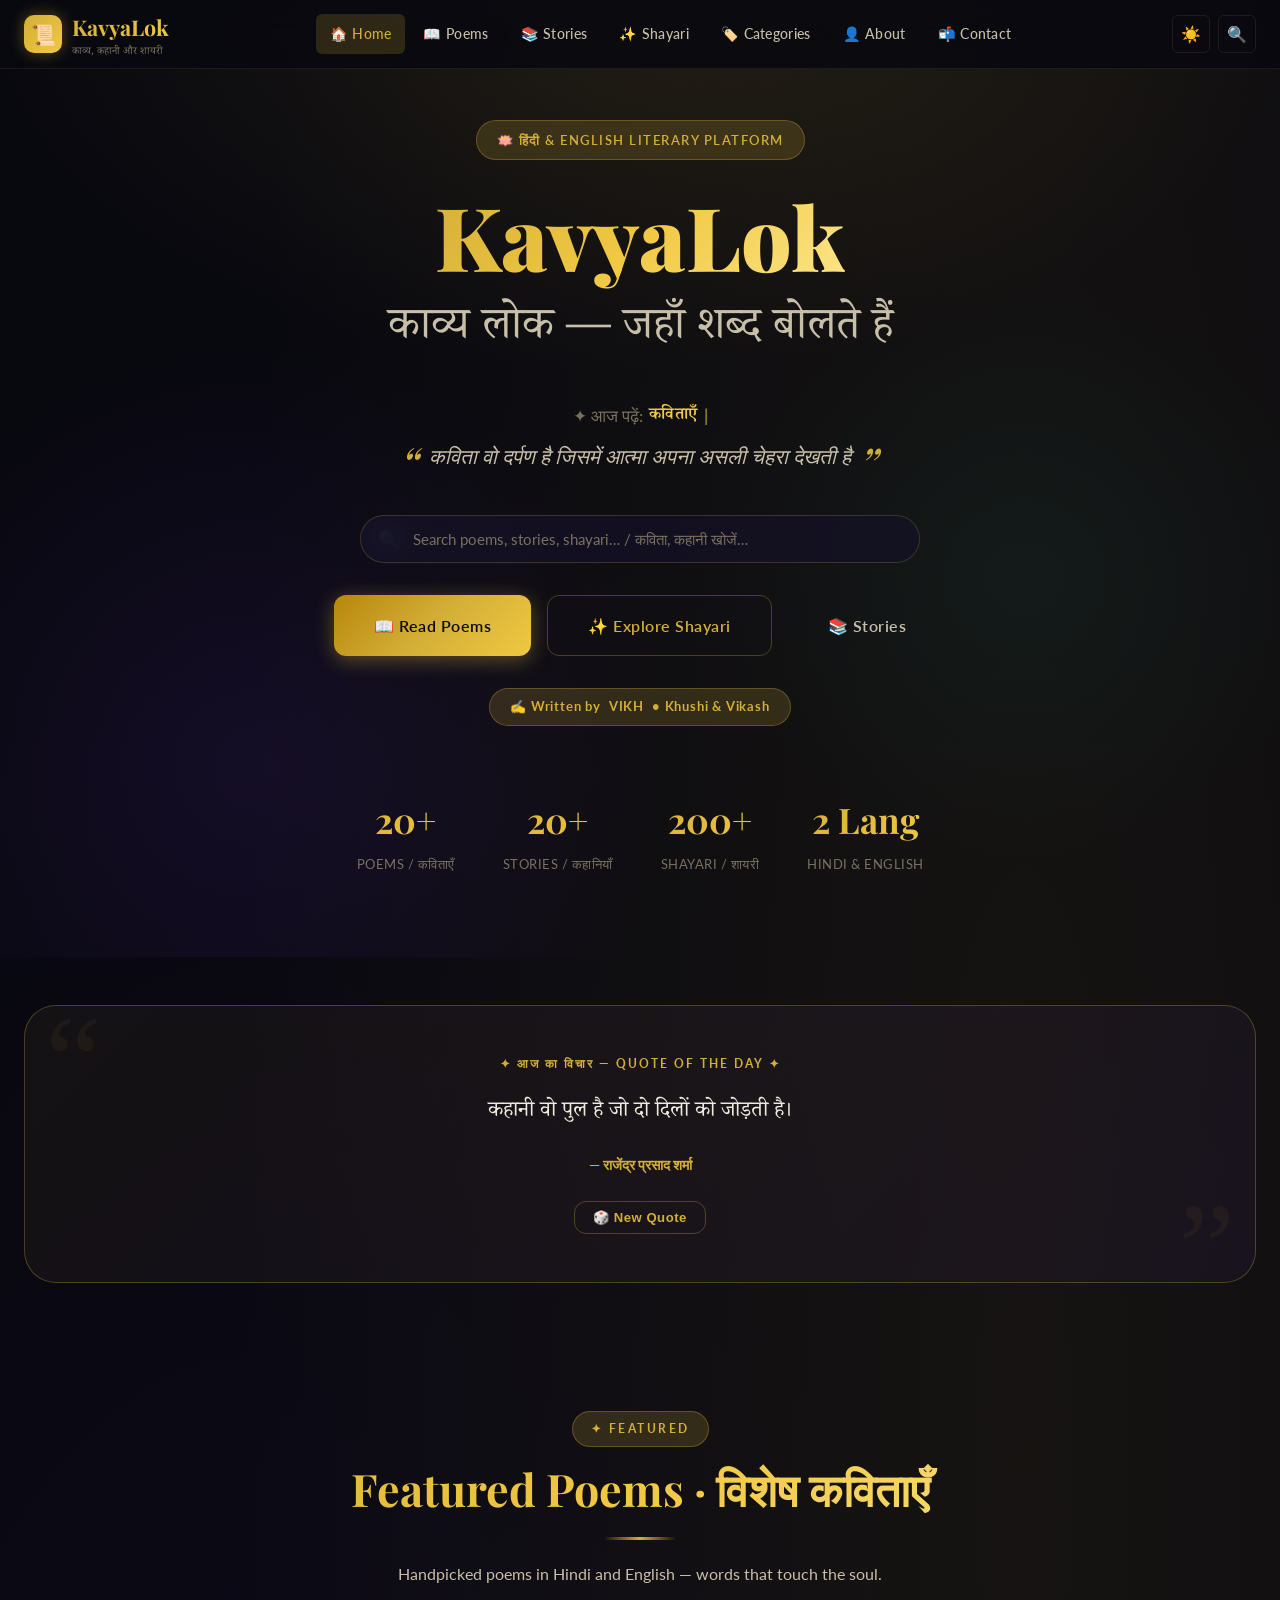
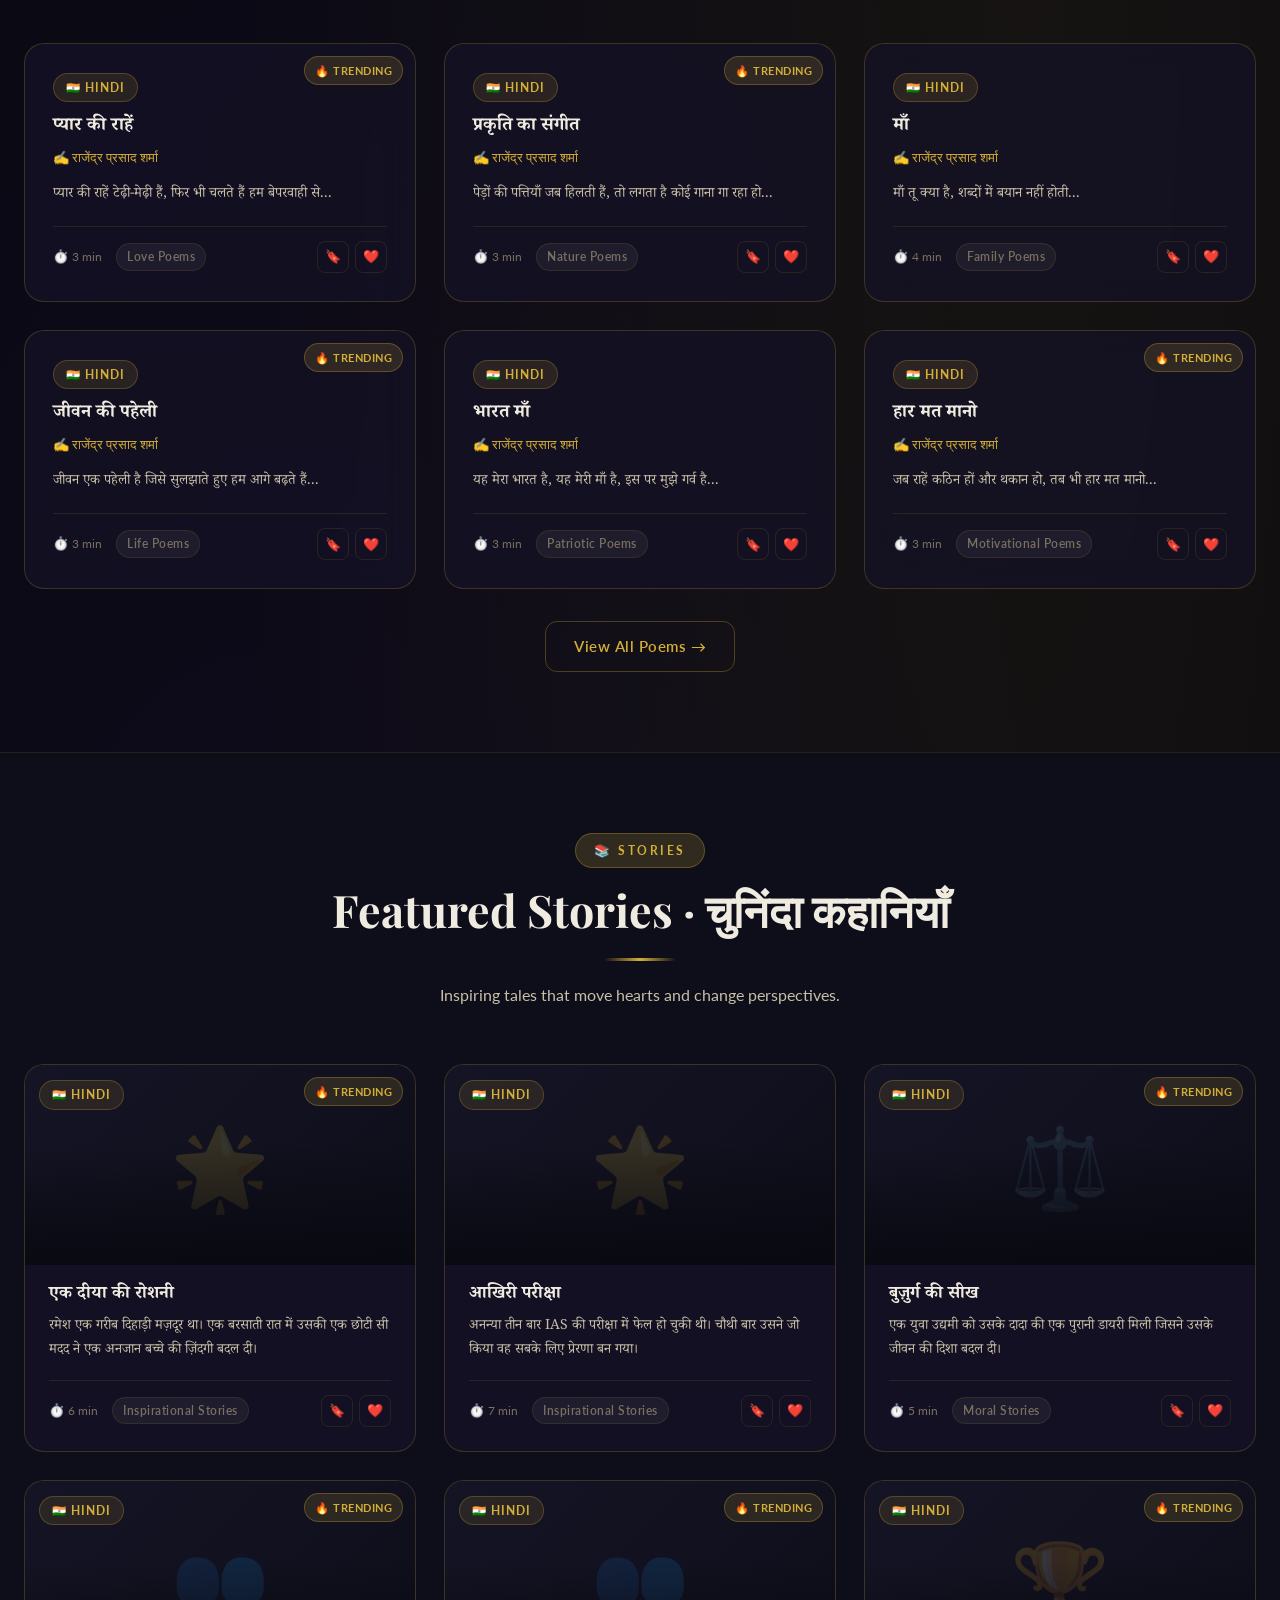
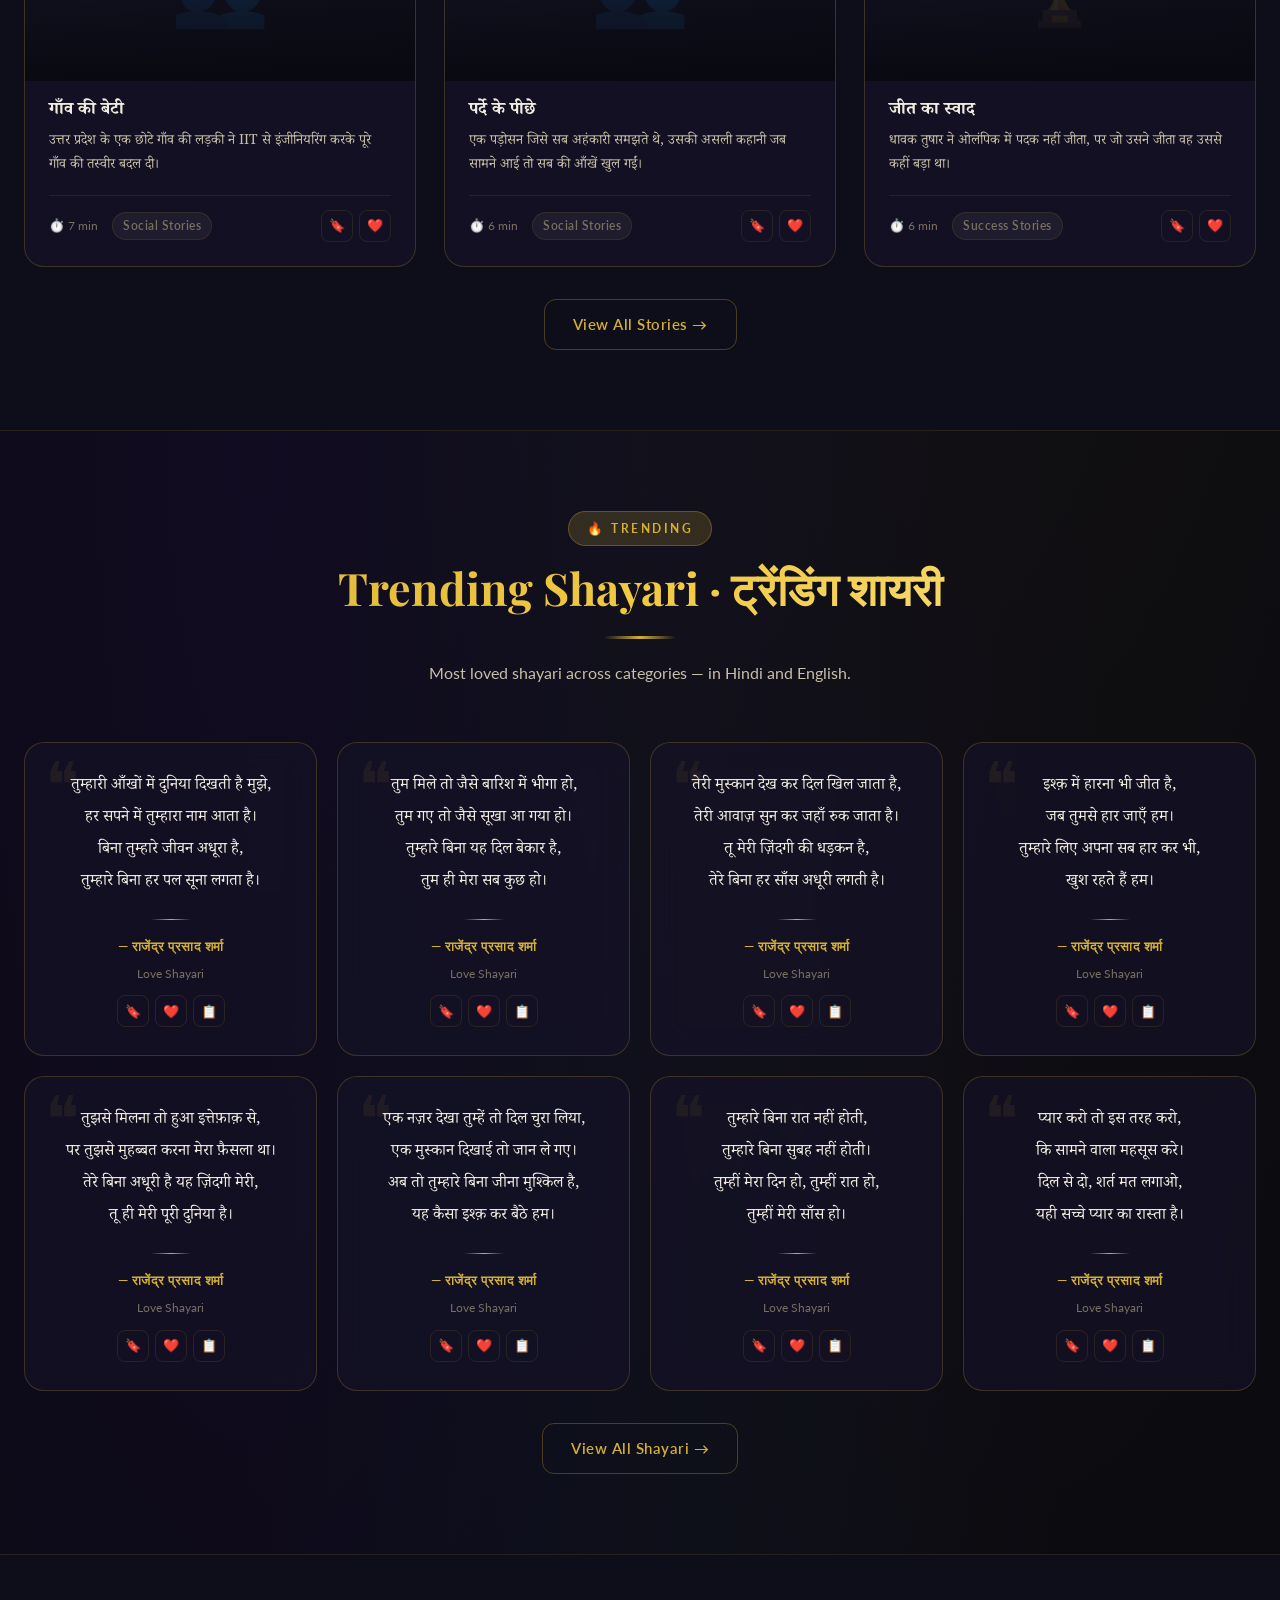
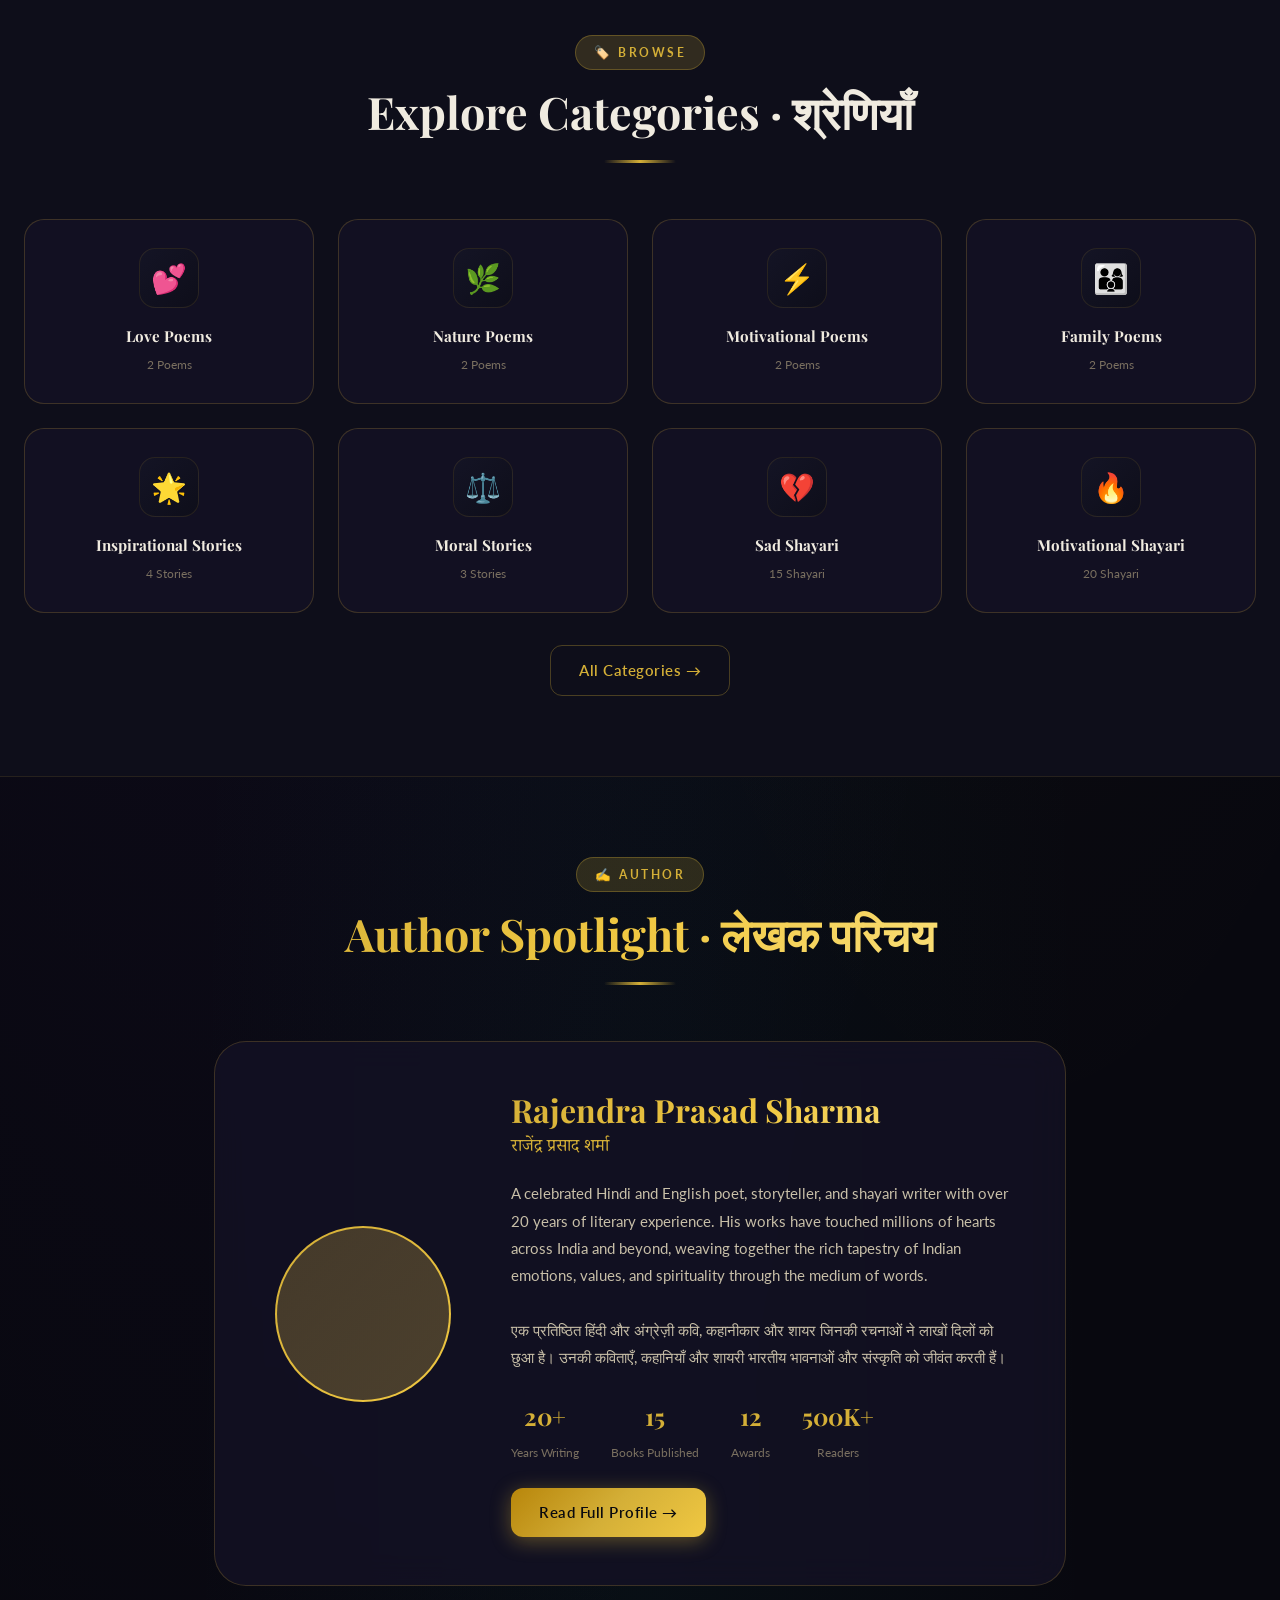
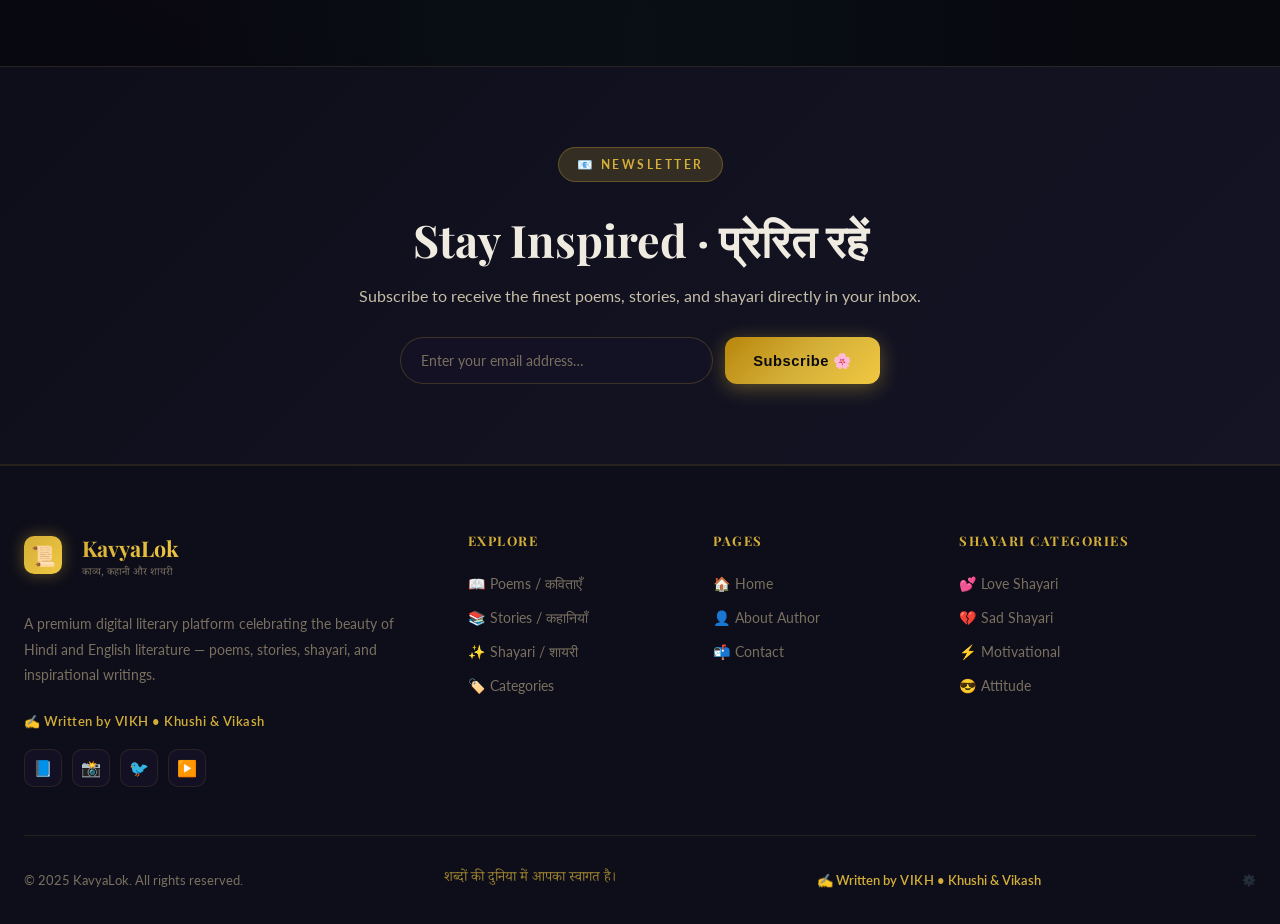
<file: index.html>
<!DOCTYPE html>
<html lang="hi-IN" data-theme="dark">
<head>
  <meta charset="UTF-8">
  <meta name="viewport" content="width=device-width, initial-scale=1.0">
  <title>KavyaLok — कविताएँ, कहानियाँ और शायरी | Poems, Stories & Shayari</title>
  <meta name="description" content="KavyaLok — A premium Hindi and English literary platform for poems, stories, shayari, and inspirational writings. Explore 200+ shayari, 20 poems, 20 stories.">
  <meta name="keywords" content="hindi poems, english poems, shayari, hindi stories, kavita, kavyalok, inspirational quotes, love shayari, sad shayari">
  <meta name="author" content="Rajendra Prasad Sharma">
  <!-- Open Graph -->
  <meta property="og:title"       content="KavyaLok — Poems, Stories & Shayari">
  <meta property="og:description" content="A premium literary platform for Hindi and English poems, stories, shayari and inspirational writings.">
  <meta property="og:type"        content="website">
  <meta property="og:locale"      content="hi_IN">
  <!-- Structured Data -->
  <script type="application/ld+json">
  {"@context":"https://schema.org","@type":"WebSite","name":"KavyaLok",
   "description":"Premium Hindi and English literary platform",
   "inLanguage":["hi","en"]}
  </script>
  <link rel="stylesheet" href="css/style.css">
  <link rel="canonical" href="index.html">
  <link rel="icon" href="data:image/svg+xml,<svg xmlns='http://www.w3.org/2000/svg' viewBox='0 0 100 100'><text y='.9em' font-size='90'>📜</text></svg>">
</head>
<body class="bg-gradient-dark">

<!-- Reading Progress -->
<div class="reading-progress-bar" id="readingProgressBar"></div>

<!-- ══════ NAVBAR ══════ -->
<nav class="navbar" id="navbar" role="navigation" aria-label="Main navigation">
  <div class="container navbar-inner">
    <a class="navbar-brand" href="index.html" aria-label="KavyaLok Home">
      <div class="brand-icon" aria-hidden="true">📜</div>
      <div>
        <span class="brand-name">KavyaLok</span>
        <span class="brand-tagline">काव्य, कहानी और शायरी</span>
      </div>
    </a>

    <ul class="nav-links" role="list">
      <li><a href="index.html"      class="active">🏠 Home</a></li>
      <li><a href="poems.html">📖 Poems</a></li>
      <li><a href="stories.html">📚 Stories</a></li>
      <li><a href="shayari.html">✨ Shayari</a></li>
      <li><a href="categories.html">🏷️ Categories</a></li>
      <li><a href="about.html">👤 About</a></li>
      <li><a href="contact.html">📬 Contact</a></li>
    </ul>

    <div class="nav-actions">
      <button class="btn-icon" id="themeToggle" aria-label="Toggle theme">🌙</button>
      <button class="btn-icon" onclick="document.getElementById('heroSearch').focus()" aria-label="Search">🔍</button>
      <a href="poems.html" class="btn btn-primary btn-sm" style="display:none" id="navCta">Explore</a>
    </div>

    <button class="hamburger" id="hamburger" aria-label="Open menu" aria-expanded="false">
      <span></span><span></span><span></span>
    </button>
  </div>
</nav>

<!-- Mobile Menu -->
<div class="mobile-menu" id="mobileMenu" role="dialog" aria-label="Mobile navigation">
  <a href="index.html">🏠 Home</a>
  <a href="poems.html">📖 Poems / कविताएँ</a>
  <a href="stories.html">📚 Stories / कहानियाँ</a>
  <a href="shayari.html">✨ Shayari / शायरी</a>
  <a href="categories.html">🏷️ Categories</a>
  <a href="about.html">👤 About Author</a>
  <a href="contact.html">📬 Contact</a>
</div>

<!-- ══════ HERO ══════ -->
<header class="hero" id="hero" aria-label="Hero section">
  <div class="hero-bg" aria-hidden="true"></div>
  <div class="hero-particles" id="heroParticles" aria-hidden="true"></div>

  <div class="container" style="position:relative;z-index:1;text-align:center">
    <div class="hero-badge" aria-label="Hindi and English Literary Platform">
      🪷 हिंदी & English Literary Platform
    </div>

    <h1 class="hero-title">
      <span class="gradient-text">KavyaLok</span>
    </h1>
    <span class="hero-title-hindi">काव्य लोक — जहाँ शब्द बोलते हैं</span>
    <div style="height:38px;display:flex;align-items:center;justify-content:center;gap:6px;font-size:1.05rem;margin:8px 0 2px">
      <span style="color:var(--text-muted)">✦ आज पढ़ें:</span>
      <span id="heroTypewriter" style="color:var(--gold-light,#f0d060);font-family:var(--font-hindi);font-weight:600;letter-spacing:.5px;min-width:2ch"></span><span style="color:var(--gold-main);opacity:.9;animation:blink 1s step-end infinite">|</span>
    </div>

    <p class="hero-quote" id="heroQuote">
      कविता वो दर्पण है जिसमें आत्मा अपना असली चेहरा देखती है
    </p>

    <!-- Search Bar -->
    <div class="search-wrap" style="margin-bottom:32px" role="search">
      <span class="search-icon" aria-hidden="true">🔍</span>
      <input class="search-input"
             id="heroSearch"
             type="search"
             placeholder="Search poems, stories, shayari… / कविता, कहानी खोजें…"
             aria-label="Search content">
    </div>

    <div class="hero-actions">
      <a href="poems.html"   class="btn btn-primary btn-lg">📖 Read Poems</a>
      <a href="shayari.html" class="btn btn-outline btn-lg">✨ Explore Shayari</a>
      <a href="stories.html" class="btn btn-ghost   btn-lg">📚 Stories</a>
    </div>

    <div style="margin-top:32px;display:inline-flex;align-items:center;gap:8px;background:var(--gold-glow);border:1px solid var(--gold-border);border-radius:100px;padding:7px 20px;font-size:.8rem;font-weight:700;color:var(--gold-main);letter-spacing:.8px;animation:fadeInUp 0.9s ease 0.5s both">
      ✍️ Written by <strong>VIKH</strong> &bull; Khushi &amp; Vikash
    </div>

    <div class="hero-stats" aria-label="Website statistics">
      <div class="hero-stat">
        <span class="hero-stat-num" data-count="20" data-suffix="+">20+</span>
        <span class="hero-stat-label">Poems / कविताएँ</span>
      </div>
      <div class="hero-stat">
        <span class="hero-stat-num" data-count="20" data-suffix="+">20+</span>
        <span class="hero-stat-label">Stories / कहानियाँ</span>
      </div>
      <div class="hero-stat">
        <span class="hero-stat-num" data-count="200" data-suffix="+">200+</span>
        <span class="hero-stat-label">Shayari / शायरी</span>
      </div>
      <div class="hero-stat">
        <span class="hero-stat-num" data-count="2" data-suffix=" Lang">2 Lang</span>
        <span class="hero-stat-label">Hindi & English</span>
      </div>
    </div>
  </div>
</header>

<!-- ══════ DAILY QUOTE ══════ -->
<section class="section-sm" aria-labelledby="quoteHeading">
  <div class="container">
    <div class="quote-widget" id="quoteWidget">
      <div class="quote-label" id="quoteHeading">✦ आज का विचार — Quote of the Day ✦</div>
      <p class="quote-text hindi">कविता वो आईना है जिसमें आत्मा अपना चेहरा देखती है।</p>
      <div class="quote-attribution">— राजेंद्र प्रसाद शर्मा</div>
      <button class="btn btn-outline btn-sm mt-3" id="randomQuoteBtn" onclick="randomQuote()">
        🎲 New Quote
      </button>
    </div>
  </div>
</section>

<!-- ══════ FEATURED POEMS ══════ -->
<section class="section" id="featuredPoems" aria-labelledby="featPoemsHeading">
  <div class="container">
    <div class="section-header">
      <span class="section-eyebrow">✦ Featured</span>
      <h2 class="section-title gradient-text" id="featPoemsHeading">Featured Poems · विशेष कविताएँ</h2>
      <div class="divider-gold"></div>
      <p class="section-subtitle">Handpicked poems in Hindi and English — words that touch the soul.</p>
    </div>

    <div class="grid-3 animate-in" id="featuredPoemsGrid"></div>

    <div class="text-center mt-4">
      <a href="poems.html" class="btn btn-outline">View All Poems →</a>
    </div>
  </div>
</section>

<!-- ══════ FEATURED STORIES ══════ -->
<section class="section" style="background:var(--bg-secondary);border-top:1px solid var(--border-subtle);border-bottom:1px solid var(--border-subtle)" aria-labelledby="featStoriesHeading">
  <div class="container">
    <div class="section-header">
      <span class="section-eyebrow">📚 Stories</span>
      <h2 class="section-title" id="featStoriesHeading">Featured Stories · चुनिंदा कहानियाँ</h2>
      <div class="divider-gold"></div>
      <p class="section-subtitle">Inspiring tales that move hearts and change perspectives.</p>
    </div>

    <div class="grid-3 animate-in" id="featuredStoriesGrid"></div>

    <div class="text-center mt-4">
      <a href="stories.html" class="btn btn-outline">View All Stories →</a>
    </div>
  </div>
</section>

<!-- ══════ TRENDING SHAYARI ══════ -->
<section class="section" aria-labelledby="trendingShayariHeading">
  <div class="container">
    <div class="section-header">
      <span class="section-eyebrow">🔥 Trending</span>
      <h2 class="section-title gradient-text" id="trendingShayariHeading">Trending Shayari · ट्रेंडिंग शायरी</h2>
      <div class="divider-gold"></div>
      <p class="section-subtitle">Most loved shayari across categories — in Hindi and English.</p>
    </div>

    <div class="grid-auto-sm animate-in" id="trendingShayariGrid"></div>

    <div class="text-center mt-4">
      <a href="shayari.html" class="btn btn-outline">View All Shayari →</a>
    </div>
  </div>
</section>

<!-- ══════ CATEGORIES ══════ -->
<section class="section" style="background:var(--bg-secondary);border-top:1px solid var(--border-subtle);border-bottom:1px solid var(--border-subtle)" aria-labelledby="catsHeading">
  <div class="container">
    <div class="section-header">
      <span class="section-eyebrow">🏷️ Browse</span>
      <h2 class="section-title" id="catsHeading">Explore Categories · श्रेणियाँ</h2>
      <div class="divider-gold"></div>
    </div>

    <div class="grid-4 animate-in" id="categoriesGrid"></div>

    <div class="text-center mt-4">
      <a href="categories.html" class="btn btn-outline">All Categories →</a>
    </div>
  </div>
</section>

<!-- ══════ AUTHOR SPOTLIGHT ══════ -->
<section class="section" aria-labelledby="authorHeading">
  <div class="container container-sm">
    <div class="section-header">
      <span class="section-eyebrow">✍️ Author</span>
      <h2 class="section-title gradient-text" id="authorHeading">Author Spotlight · लेखक परिचय</h2>
      <div class="divider-gold"></div>
    </div>

    <div class="author-card animate-in">
      <div style="text-align:center">
        <div class="author-avatar-wrap">
          <div class="author-avatar-ring" aria-hidden="true"></div>
          <div class="author-avatar" aria-label="Author avatar">✍️</div>
        </div>
      </div>
      <div>
        <h3 class="author-name gradient-text">Rajendra Prasad Sharma</h3>
        <span class="author-name-hindi">राजेंद्र प्रसाद शर्मा</span>
        <p class="author-bio">
          A celebrated Hindi and English poet, storyteller, and shayari writer with over 20 years
          of literary experience. His works have touched millions of hearts across India and beyond,
          weaving together the rich tapestry of Indian emotions, values, and spirituality through
          the medium of words.
          <br><br>
          एक प्रतिष्ठित हिंदी और अंग्रेज़ी कवि, कहानीकार और शायर जिनकी रचनाओं ने लाखों दिलों को
          छुआ है। उनकी कविताएँ, कहानियाँ और शायरी भारतीय भावनाओं और संस्कृति को जीवंत करती हैं।
        </p>
        <div class="author-stats">
          <div class="author-stat">
            <span class="author-stat-num">20+</span>
            <span class="author-stat-label">Years Writing</span>
          </div>
          <div class="author-stat">
            <span class="author-stat-num">15</span>
            <span class="author-stat-label">Books Published</span>
          </div>
          <div class="author-stat">
            <span class="author-stat-num">12</span>
            <span class="author-stat-label">Awards</span>
          </div>
          <div class="author-stat">
            <span class="author-stat-num">500K+</span>
            <span class="author-stat-label">Readers</span>
          </div>
        </div>
        <a href="about.html" class="btn btn-primary">Read Full Profile →</a>
      </div>
    </div>
  </div>
</section>

<!-- ══════ NEWSLETTER ══════ -->
<section class="newsletter-section" aria-labelledby="newsletterHeading">
  <div class="container" style="text-align:center">
    <span class="section-eyebrow">📧 Newsletter</span>
    <h2 class="section-title mt-2" id="newsletterHeading">Stay Inspired · प्रेरित रहें</h2>
    <p class="section-subtitle">Subscribe to receive the finest poems, stories, and shayari directly in your inbox.</p>
    <form class="newsletter-form" id="newsletterForm" role="form" aria-label="Newsletter subscription">
      <input class="newsletter-input" type="email" placeholder="Enter your email address…" required aria-label="Email address">
      <button class="btn btn-primary" type="submit">Subscribe 🌸</button>
    </form>
  </div>
</section>

<!-- ══════ FOOTER ══════ -->
<footer class="footer" role="contentinfo">
  <div class="container">
    <div class="footer-grid">
      <div>
        <a class="navbar-brand" href="index.html" style="text-decoration:none;display:inline-flex;margin-bottom:16px">
          <div class="brand-icon">📜</div>
          <div style="margin-left:10px">
            <span class="brand-name">KavyaLok</span>
            <span class="brand-tagline">काव्य, कहानी और शायरी</span>
          </div>
        </a>
        <p class="footer-brand-desc">
          A premium digital literary platform celebrating the beauty of Hindi and English literature —
          poems, stories, shayari, and inspirational writings.
        </p>
        <p style="font-size:.8rem;color:var(--gold-main);font-weight:600;margin-bottom:16px;letter-spacing:.5px">
          ✍️ Written by VIKH &bull; Khushi &amp; Vikash
        </p>
        <div class="social-links" aria-label="Social media links">
          <a href="#" class="social-link" aria-label="Facebook">📘</a>
          <a href="#" class="social-link" aria-label="Instagram">📸</a>
          <a href="#" class="social-link" aria-label="Twitter">🐦</a>
          <a href="#" class="social-link" aria-label="YouTube">▶️</a>
        </div>
      </div>

      <div>
        <h4 class="footer-heading">Explore</h4>
        <ul class="footer-links" role="list">
          <li><a href="poems.html">📖 Poems / कविताएँ</a></li>
          <li><a href="stories.html">📚 Stories / कहानियाँ</a></li>
          <li><a href="shayari.html">✨ Shayari / शायरी</a></li>
          <li><a href="categories.html">🏷️ Categories</a></li>
        </ul>
      </div>

      <div>
        <h4 class="footer-heading">Pages</h4>
        <ul class="footer-links" role="list">
          <li><a href="index.html">🏠 Home</a></li>
          <li><a href="about.html">👤 About Author</a></li>
          <li><a href="contact.html">📬 Contact</a></li>
        </ul>
      </div>

      <div>
        <h4 class="footer-heading">Shayari Categories</h4>
        <ul class="footer-links" role="list">
          <li><a href="shayari.html?cat=Love+Shayari">💕 Love Shayari</a></li>
          <li><a href="shayari.html?cat=Sad+Shayari">💔 Sad Shayari</a></li>
          <li><a href="shayari.html?cat=Motivational+Shayari">⚡ Motivational</a></li>
          <li><a href="shayari.html?cat=Attitude+Shayari">😎 Attitude</a></li>
        </ul>
      </div>
    </div>

    <div class="footer-bottom">
      <span>© 2025 KavyaLok. All rights reserved.</span>
      <span class="footer-bottom-hindi">शब्दों की दुनिया में आपका स्वागत है।</span>
      <span style="color:var(--gold-main);font-weight:600">✍️ Written by <span style="letter-spacing:.5px">VIKH</span> &bull; Khushi &amp; Vikash</span>
      <a href="admin.html" title="Admin Panel" style="opacity:.2;font-size:.7rem;color:var(--text-muted);text-decoration:none;transition:.2s" onmouseover="this.style.opacity='1'" onmouseout="this.style.opacity='.2'">⚙️</a>
    </div>
  </div>
</footer>

<!-- Toast Container -->
<div class="toast-container" id="toastContainer" aria-live="polite"></div>

<!-- ══════ Scripts ══════ -->
<script src="js/poems.js"></script>
<script src="js/stories.js"></script>
<script src="js/shayari.js"></script>
<script src="js/admin-data.js"></script>
<script src="js/app.js"></script>
<script>
// ── Home Page Logic ──────────────────────────────────
document.addEventListener('DOMContentLoaded', () => {

  // Featured Poems (6 featured/trending)
  const featPoems = POEMS.filter(p => p.featured || p.trending).slice(0, 6);
  document.getElementById('featuredPoemsGrid').innerHTML =
    featPoems.map(renderPoemCard).join('');

  // Featured Stories (6)
  const featStories = STORIES.filter(s => s.featured || s.trending).slice(0, 6);
  document.getElementById('featuredStoriesGrid').innerHTML =
    featStories.map(renderStoryCard).join('');

  // Trending Shayari (8)
  const trendShayari = SHAYARI.filter(s => s.trending).slice(0, 8);
  document.getElementById('trendingShayariGrid').innerHTML =
    trendShayari.map(renderShayariCard).join('');

  // Categories grid — correct filtered links per content type
  const cats = [
    { icon:'💕', name:'Love Poems',           count:'2 Poems',    link:'poems.html?cat=Love+Poems' },
    { icon:'🌿', name:'Nature Poems',          count:'2 Poems',    link:'poems.html?cat=Nature+Poems' },
    { icon:'⚡', name:'Motivational Poems',    count:'2 Poems',    link:'poems.html?cat=Motivational+Poems' },
    { icon:'👨‍👩‍👦', name:'Family Poems',       count:'2 Poems',    link:'poems.html?cat=Family+Poems' },
    { icon:'🌟', name:'Inspirational Stories', count:'4 Stories',  link:'stories.html?cat=Inspirational+Stories' },
    { icon:'⚖️', name:'Moral Stories',         count:'3 Stories',  link:'stories.html?cat=Moral+Stories' },
    { icon:'💔', name:'Sad Shayari',           count:'15 Shayari', link:'shayari.html?cat=Sad+Shayari' },
    { icon:'🔥', name:'Motivational Shayari',  count:'20 Shayari', link:'shayari.html?cat=Motivational+Shayari' },
  ];
  document.getElementById('categoriesGrid').innerHTML = cats.map(c => `
    <a class="category-card" href="${c.link}" style="text-decoration:none">
      <div class="cat-icon">${c.icon}</div>
      <div class="cat-title">${c.name}</div>
      <div class="cat-count">${c.count}</div>
    </a>`).join('');

  // Global search dropdown — searches across poems, stories AND shayari
  const heroInput = document.getElementById('heroSearch');
  const searchWrap = heroInput ? heroInput.closest('.search-wrap') : null;
  if (heroInput && searchWrap) {
    const dd = document.createElement('div');
    dd.id = 'heroSearchDropdown';
    dd.style.cssText = 'display:none;position:absolute;top:100%;left:0;right:0;background:var(--bg-card);border:1px solid var(--border-card);border-radius:0 0 16px 16px;backdrop-filter:blur(20px);max-height:420px;overflow-y:auto;z-index:200;box-shadow:0 20px 40px rgba(0,0,0,.45)';
    searchWrap.style.position = 'relative';
    searchWrap.appendChild(dd);

    function buildDropdown(q) {
      if (q.length < 2) { dd.style.display = 'none'; return; }
      const ql = q.toLowerCase();
      const row = (icon, href, title, sub) =>
        `<a href="${href}" style="display:flex;align-items:center;gap:12px;padding:10px 16px;text-decoration:none;transition:.15s" onmouseover="this.style.background='var(--bg-tertiary)'" onmouseout="this.style.background=''">`+
        `<span style="font-size:1.4rem">${icon}</span><div><div style="font-size:.88rem;color:var(--text-primary);font-weight:600">${title}</div><div style="font-size:.74rem;color:var(--text-muted)">${sub}</div></div></a>`;
      const section = (label, borderTop) =>
        `<div style="padding:8px 16px 3px;font-size:.7rem;color:var(--gold-main);font-weight:700;letter-spacing:1.2px;text-transform:uppercase${borderTop?';border-top:1px solid var(--border-subtle)':''}">${label}</div>`;

      const ps = POEMS.filter(p => p.title.toLowerCase().includes(ql) || p.excerpt.toLowerCase().includes(ql)).slice(0,3);
      const ss = STORIES.filter(s => s.title.toLowerCase().includes(ql) || s.summary.toLowerCase().includes(ql)).slice(0,3);
      const sh = SHAYARI.filter(s => s.lines.toLowerCase().includes(ql) || s.cat.toLowerCase().includes(ql)).slice(0,3);
      const qe = encodeURIComponent(q);

      if (!ps.length && !ss.length && !sh.length) {
        dd.innerHTML = `<div style="padding:22px;text-align:center;color:var(--text-muted);font-size:.85rem">No results for "<em>${q}</em>"</div>`;
        dd.style.display = 'block'; return;
      }
      let html = '';
      if (ps.length) { html += section('📖 Poems', false); html += ps.map(p => row('📖',`poems.html?q=${qe}`,p.title,`${p.language} · ${p.category}`)).join(''); }
      if (ss.length) { html += section('📚 Stories', !!ps.length); html += ss.map(s => row('📚',`stories.html?q=${qe}`,s.title,`${s.language} · ${s.category}`)).join(''); }
      if (sh.length) { html += section('✨ Shayari', !!(ps.length||ss.length)); html += sh.map(s => row('✨',`shayari.html?cat=${encodeURIComponent(s.cat)}`,s.lines.split('\n')[0].slice(0,50)+'…',s.cat)).join(''); }
      html += `<div style="padding:10px 16px;border-top:1px solid var(--border-subtle);display:flex;gap:8px;justify-content:center;flex-wrap:wrap">
        <a href="poems.html?q=${qe}" class="btn btn-outline" style="font-size:.75rem;padding:5px 12px">📖 All Poems</a>
        <a href="stories.html?q=${qe}" class="btn btn-outline" style="font-size:.75rem;padding:5px 12px">📚 All Stories</a>
        <a href="shayari.html" class="btn btn-outline" style="font-size:.75rem;padding:5px 12px">✨ All Shayari</a>
      </div>`;
      dd.innerHTML = html;
      dd.style.display = 'block';
    }

    let heroTimer;
    heroInput.addEventListener('input', () => {
      clearTimeout(heroTimer);
      heroTimer = setTimeout(() => buildDropdown(heroInput.value.trim()), 280);
    });
    heroInput.addEventListener('keydown', e => {
      if (e.key === 'Enter' && heroInput.value.trim().length > 1)
        window.location.href = `poems.html?q=${encodeURIComponent(heroInput.value.trim())}`;
      if (e.key === 'Escape') { dd.style.display = 'none'; heroInput.blur(); }
    });
    document.addEventListener('click', e => { if (!searchWrap.contains(e.target)) dd.style.display = 'none'; });
  }

  // Typewriter effect in hero
  const twEl = document.getElementById('heroTypewriter');
  if (twEl && window.initTypewriter) {
    initTypewriter(twEl, ['कविताएँ','Shayari','कहानियाँ','Quotes','प्रेम-रस','Kavya','गज़लें','Stories'], 80, 1800);
  }

  // Re-run animations
  initScrollAnimations();
});
</script>
</body>
</html>
</file>
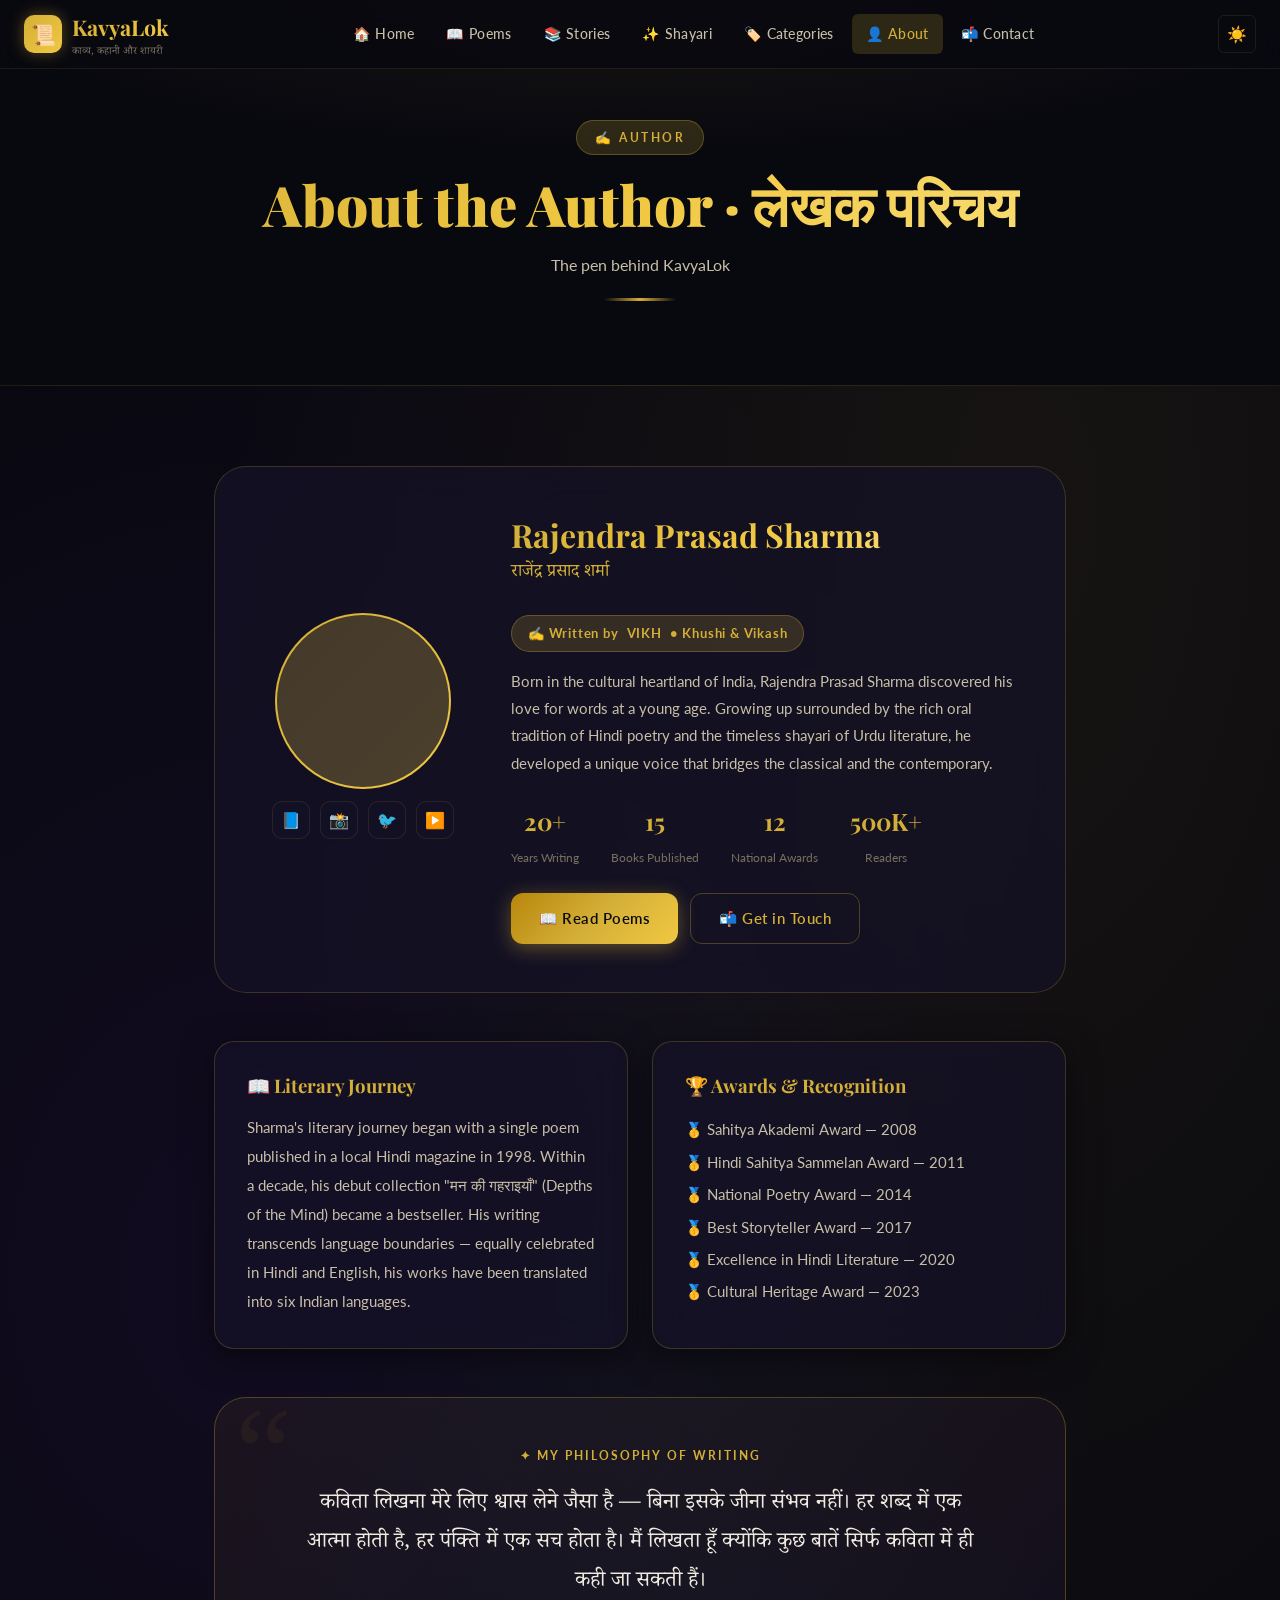
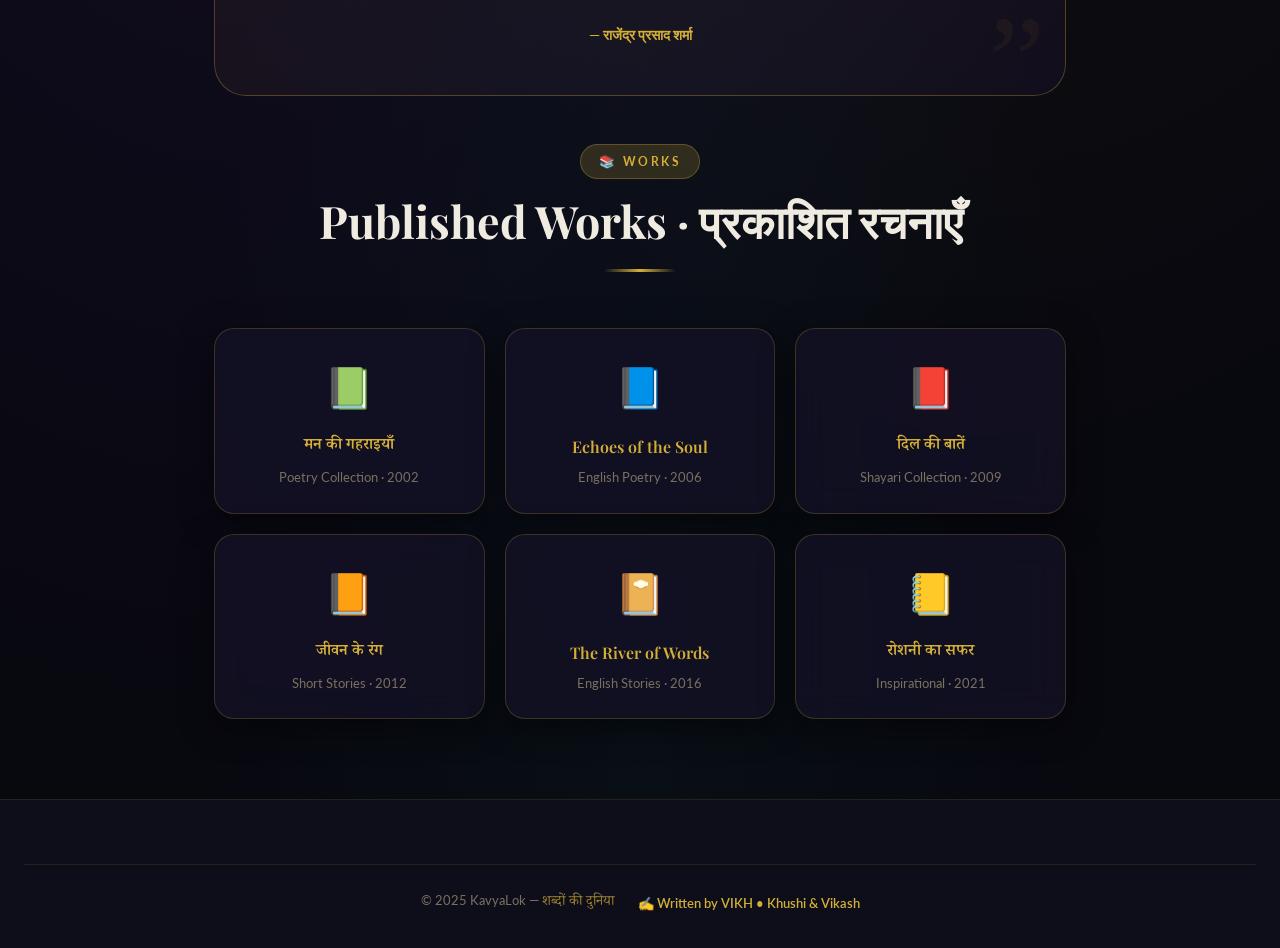
<file: about.html>
<!DOCTYPE html>
<html lang="hi-IN" data-theme="dark">
<head>
  <meta charset="UTF-8">
  <meta name="viewport" content="width=device-width, initial-scale=1.0">
  <title>About Author · लेखक परिचय — KavyaLok</title>
  <meta name="description" content="Learn about Rajendra Prasad Sharma — poet, storyteller and shayari writer with 20+ years of literary experience.">
  <link rel="stylesheet" href="css/style.css">
  <link rel="icon" href="data:image/svg+xml,<svg xmlns='http://www.w3.org/2000/svg' viewBox='0 0 100 100'><text y='.9em' font-size='90'>📜</text></svg>">
</head>
<body class="bg-gradient-dark">
<div class="reading-progress-bar" id="readingProgressBar"></div>
<nav class="navbar" id="navbar">
  <div class="container navbar-inner">
    <a class="navbar-brand" href="index.html"><div class="brand-icon">📜</div>
      <div><span class="brand-name">KavyaLok</span><span class="brand-tagline">काव्य, कहानी और शायरी</span></div></a>
    <ul class="nav-links">
      <li><a href="index.html">🏠 Home</a></li><li><a href="poems.html">📖 Poems</a></li>
      <li><a href="stories.html">📚 Stories</a></li><li><a href="shayari.html">✨ Shayari</a></li>
      <li><a href="categories.html">🏷️ Categories</a></li>
      <li><a href="about.html" class="active">👤 About</a></li><li><a href="contact.html">📬 Contact</a></li>
    </ul>
    <div class="nav-actions"><button class="btn-icon" id="themeToggle">🌙</button></div>
    <button class="hamburger" id="hamburger"><span></span><span></span><span></span></button>
  </div>
</nav>
<div class="mobile-menu" id="mobileMenu">
  <a href="index.html">🏠 Home</a><a href="poems.html">📖 Poems</a><a href="stories.html">📚 Stories</a>
  <a href="shayari.html">✨ Shayari</a><a href="categories.html">🏷️ Categories</a>
  <a href="about.html">👤 About</a><a href="contact.html">📬 Contact</a>
</div>

<div class="page-header">
  <span class="section-eyebrow">✍️ Author</span>
  <h1 class="page-header-title gradient-text">About the Author · लेखक परिचय</h1>
  <p class="page-header-sub">The pen behind KavyaLok</p>
  <div class="divider-gold" style="margin-top:20px"></div>
</div>

<section class="section">
  <div class="container container-sm">

    <!-- Author Card -->
    <div class="author-card animate-in" style="margin-bottom:48px">
      <div style="text-align:center">
        <div class="author-avatar-wrap">
          <div class="author-avatar-ring"></div>
          <div class="author-avatar">✍️</div>
        </div>
        <div style="margin-top:20px;display:flex;gap:10px;justify-content:center;flex-wrap:wrap">
          <a href="https://facebook.com/KavyaLok" target="_blank" rel="noopener" class="social-link" title="Facebook">📘</a>
          <a href="https://instagram.com/kavyalok" target="_blank" rel="noopener" class="social-link" title="Instagram">📸</a>
          <a href="https://twitter.com/KavyaLokOfficial" target="_blank" rel="noopener" class="social-link" title="Twitter">🐦</a>
          <a href="https://youtube.com/@KavyaLok" target="_blank" rel="noopener" class="social-link" title="YouTube">▶️</a>
        </div>
      </div>
      <div>
        <h2 class="author-name gradient-text">Rajendra Prasad Sharma</h2>
        <span class="author-name-hindi">राजेंद्र प्रसाद शर्मा</span>
        <div style="display:inline-flex;align-items:center;gap:8px;background:var(--gold-glow);border:1px solid var(--gold-border);border-radius:100px;padding:6px 16px;margin:10px 0 16px;font-size:.82rem;font-weight:700;color:var(--gold-main);letter-spacing:.8px">
          ✍️ Written by <strong>VIKH</strong> &bull; Khushi &amp; Vikash
        </div>
        <p class="author-bio">
          Born in the cultural heartland of India, Rajendra Prasad Sharma discovered his love for
          words at a young age. Growing up surrounded by the rich oral tradition of Hindi poetry and
          the timeless shayari of Urdu literature, he developed a unique voice that bridges the
          classical and the contemporary.
        </p>
        <div class="author-stats">
          <div class="author-stat"><span class="author-stat-num">20+</span><span class="author-stat-label">Years Writing</span></div>
          <div class="author-stat"><span class="author-stat-num">15</span><span class="author-stat-label">Books Published</span></div>
          <div class="author-stat"><span class="author-stat-num">12</span><span class="author-stat-label">National Awards</span></div>
          <div class="author-stat"><span class="author-stat-num">500K+</span><span class="author-stat-label">Readers</span></div>
        </div>
        <div style="display:flex;gap:12px;flex-wrap:wrap">
          <a href="poems.html"  class="btn btn-primary">📖 Read Poems</a>
          <a href="contact.html" class="btn btn-outline">📬 Get in Touch</a>
        </div>
      </div>
    </div>

    <!-- Bio sections -->
    <div class="grid-2 animate-in" style="gap:24px;margin-bottom:48px">
      <div class="card" style="padding:32px">
        <h3 style="font-family:var(--font-english);color:var(--gold-main);margin-bottom:16px">📖 Literary Journey</h3>
        <p style="color:var(--text-secondary);line-height:1.9;font-size:.95rem">
          Sharma's literary journey began with a single poem published in a local Hindi magazine in 1998.
          Within a decade, his debut collection "मन की गहराइयाँ" (Depths of the Mind) became a
          bestseller. His writing transcends language boundaries — equally celebrated in Hindi and English,
          his works have been translated into six Indian languages.
        </p>
      </div>
      <div class="card" style="padding:32px">
        <h3 style="font-family:var(--font-english);color:var(--gold-main);margin-bottom:16px">🏆 Awards & Recognition</h3>
        <ul style="color:var(--text-secondary);line-height:2.2;font-size:.92rem;list-style:none;padding:0">
          <li>🥇 Sahitya Akademi Award — 2008</li>
          <li>🥇 Hindi Sahitya Sammelan Award — 2011</li>
          <li>🥇 National Poetry Award — 2014</li>
          <li>🥇 Best Storyteller Award — 2017</li>
          <li>🥇 Excellence in Hindi Literature — 2020</li>
          <li>🥇 Cultural Heritage Award — 2023</li>
        </ul>
      </div>
    </div>

    <!-- Philosophy -->
    <div class="quote-widget animate-in" style="margin-bottom:48px">
      <div class="quote-label">✦ My Philosophy of Writing</div>
      <p class="quote-text hindi">
        कविता लिखना मेरे लिए श्वास लेने जैसा है — बिना इसके जीना संभव नहीं।
        हर शब्द में एक आत्मा होती है, हर पंक्ति में एक सच होता है।
        मैं लिखता हूँ क्योंकि कुछ बातें सिर्फ कविता में ही कही जा सकती हैं।
      </p>
      <div class="quote-attribution">— राजेंद्र प्रसाद शर्मा</div>
    </div>

    <!-- Published Works -->
    <div class="animate-in">
      <div class="section-header">
        <span class="section-eyebrow">📚 Works</span>
        <h2 class="section-title">Published Works · प्रकाशित रचनाएँ</h2>
        <div class="divider-gold"></div>
      </div>
      <div class="grid-3" style="gap:20px">
        <div class="card" style="padding:24px;text-align:center">
          <div style="font-size:2.5rem;margin-bottom:12px">📗</div>
          <h4 style="font-family:var(--font-hindi);color:var(--gold-main);margin-bottom:6px">मन की गहराइयाँ</h4>
          <p style="font-size:.82rem;color:var(--text-muted)">Poetry Collection · 2002</p>
        </div>
        <div class="card" style="padding:24px;text-align:center">
          <div style="font-size:2.5rem;margin-bottom:12px">📘</div>
          <h4 style="font-family:var(--font-english);color:var(--gold-main);margin-bottom:6px">Echoes of the Soul</h4>
          <p style="font-size:.82rem;color:var(--text-muted)">English Poetry · 2006</p>
        </div>
        <div class="card" style="padding:24px;text-align:center">
          <div style="font-size:2.5rem;margin-bottom:12px">📕</div>
          <h4 style="font-family:var(--font-hindi);color:var(--gold-main);margin-bottom:6px">दिल की बातें</h4>
          <p style="font-size:.82rem;color:var(--text-muted)">Shayari Collection · 2009</p>
        </div>
        <div class="card" style="padding:24px;text-align:center">
          <div style="font-size:2.5rem;margin-bottom:12px">📙</div>
          <h4 style="font-family:var(--font-hindi);color:var(--gold-main);margin-bottom:6px">जीवन के रंग</h4>
          <p style="font-size:.82rem;color:var(--text-muted)">Short Stories · 2012</p>
        </div>
        <div class="card" style="padding:24px;text-align:center">
          <div style="font-size:2.5rem;margin-bottom:12px">📔</div>
          <h4 style="font-family:var(--font-english);color:var(--gold-main);margin-bottom:6px">The River of Words</h4>
          <p style="font-size:.82rem;color:var(--text-muted)">English Stories · 2016</p>
        </div>
        <div class="card" style="padding:24px;text-align:center">
          <div style="font-size:2.5rem;margin-bottom:12px">📒</div>
          <h4 style="font-family:var(--font-hindi);color:var(--gold-main);margin-bottom:6px">रोशनी का सफर</h4>
          <p style="font-size:.82rem;color:var(--text-muted)">Inspirational · 2021</p>
        </div>
      </div>
    </div>

  </div>
</section>

<footer class="footer">
  <div class="container">
    <div class="footer-bottom" style="justify-content:center;gap:24px;padding-top:24px;flex-wrap:wrap">
      <span>© 2025 KavyaLok — <span class="footer-bottom-hindi">शब्दों की दुनिया</span></span>
      <span style="color:var(--gold-main);font-weight:600">✍️ Written by VIKH &bull; Khushi &amp; Vikash</span>
    </div>
  </div>
</footer>
<div class="toast-container" id="toastContainer"></div>
<script src="js/poems.js"></script><script src="js/stories.js"></script>
<script src="js/shayari.js"></script><script src="js/admin-data.js"></script><script src="js/app.js"></script>
</body>
</html>
</file>
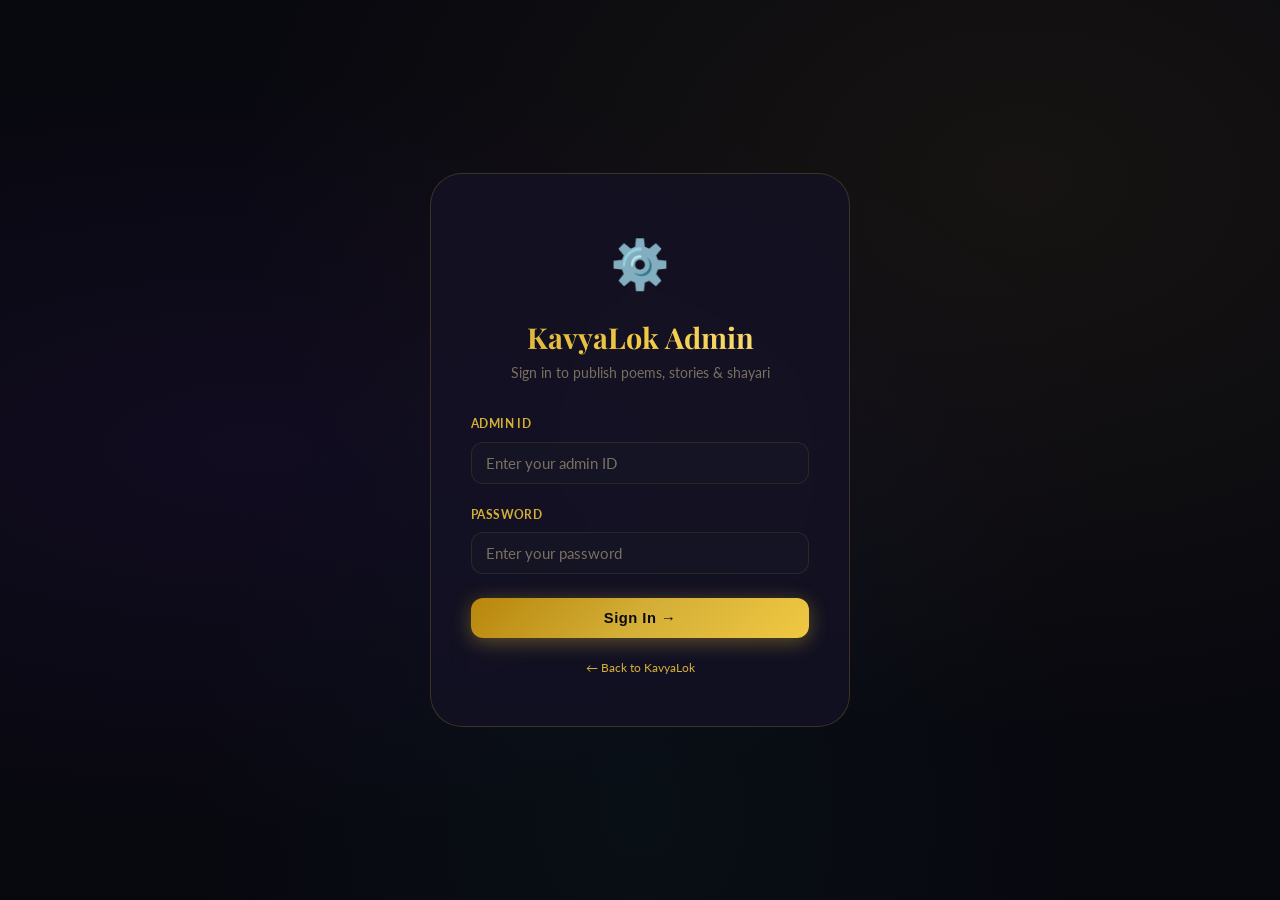
<file: admin.html>
<!DOCTYPE html>
<html lang="en" data-theme="dark">
<head>
  <meta charset="UTF-8">
  <meta name="viewport" content="width=device-width, initial-scale=1.0">
  <title>Admin Panel — KavyaLok</title>
  <meta name="robots" content="noindex, nofollow">
  <link rel="stylesheet" href="css/style.css">
  <link rel="icon" href="data:image/svg+xml,<svg xmlns='http://www.w3.org/2000/svg' viewBox='0 0 100 100'><text y='.9em' font-size='90'>⚙️</text></svg>">
  <style>
    /* ─── Admin shell ─── */
    *, *::before, *::after { box-sizing: border-box; }
    body { margin: 0; }

    /* Login */
    .login-page { min-height: 100vh; display: flex; align-items: center; justify-content: center; padding: 24px; }
    .login-box {
      background: var(--bg-card); border: 1px solid var(--border-card);
      border-radius: var(--radius-xl); padding: 48px 40px; width: 100%; max-width: 420px;
      backdrop-filter: blur(20px); text-align: center;
    }
    .login-icon { font-size: 3rem; margin-bottom: 16px; }
    .login-title { font-family: var(--font-english); font-size: 1.8rem; margin-bottom: 6px; }
    .login-sub { color: var(--text-muted); font-size: .88rem; margin-bottom: 28px; }
    .login-err { color: #f87171; font-size: .82rem; margin-top: 12px; display: none; font-weight: 500; }

    /* Header */
    .adm-header {
      background: var(--bg-secondary); border-bottom: 1px solid var(--border-subtle);
      padding: 12px 24px; display: flex; align-items: center; justify-content: space-between;
      position: sticky; top: 0; z-index: 200;
    }
    .adm-brand { display: flex; align-items: center; gap: 10px; font-family: var(--font-english); font-weight: 700; color: var(--gold-main); font-size: 1.1rem; }

    /* Layout */
    .adm-shell  { min-height: 100vh; display: flex; flex-direction: column; }
    .adm-body   { display: flex; flex: 1; min-height: 0; }

    /* Sidebar */
    .adm-sidebar {
      width: 230px; flex-shrink: 0; background: var(--bg-secondary);
      border-right: 1px solid var(--border-subtle); padding: 20px 0;
      position: sticky; top: 53px; height: calc(100vh - 53px); overflow-y: auto;
    }
    .sidebar-label { font-size: .68rem; font-weight: 700; letter-spacing: 1.2px; text-transform: uppercase; color: var(--text-muted); padding: 16px 20px 6px; }
    .sidebar-btn {
      display: flex; align-items: center; gap: 10px; padding: 11px 20px;
      color: var(--text-secondary); font-size: .9rem; font-weight: 500;
      cursor: pointer; border: none; background: none; width: 100%; text-align: left;
      transition: var(--transition-fast); border-left: 3px solid transparent;
    }
    .sidebar-btn:hover { color: var(--text-primary); background: var(--bg-tertiary); }
    .sidebar-btn.active { color: var(--gold-main); border-left-color: var(--gold-main); background: var(--gold-glow); }

    /* Main */
    .adm-main { flex: 1; padding: 32px; overflow-y: auto; }
    .adm-panel { display: none; }
    .adm-panel.active { display: block; }
    .panel-title { font-family: var(--font-english); font-size: 1.5rem; color: var(--text-primary); margin: 0 0 4px; }
    .panel-sub { color: var(--text-muted); font-size: .88rem; margin: 0 0 28px; }

    /* Form */
    .adm-form { max-width: 820px; }
    .fg { margin-bottom: 20px; }
    .fl { display: block; font-size: .78rem; font-weight: 700; color: var(--gold-main); margin-bottom: 7px; letter-spacing: .4px; text-transform: uppercase; }
    .fi, .fta, .fsel {
      width: 100%; padding: 11px 14px;
      background: var(--bg-tertiary); border: 1px solid var(--border-subtle);
      border-radius: var(--radius-md); color: var(--text-primary);
      font-size: .92rem; font-family: var(--font-body); outline: none;
      transition: var(--transition);
    }
    .fi:focus, .fta:focus, .fsel:focus { border-color: var(--gold-border); box-shadow: 0 0 0 3px var(--gold-glow); }
    .fi::placeholder, .fta::placeholder { color: var(--text-muted); }
    .fta { min-height: 160px; resize: vertical; line-height: 1.8; }
    .fta.tall { min-height: 340px; }
    .fsel option { background: var(--bg-secondary); }
    .fg-row { display: grid; grid-template-columns: 1fr 1fr; gap: 16px; }
    .fchk { display: flex; align-items: center; gap: 8px; }
    .fchk input { width: 16px; height: 16px; accent-color: var(--gold-main); cursor: pointer; }
    .fchk label { font-size: .88rem; color: var(--text-secondary); cursor: pointer; }
    .fhint { font-size: .74rem; color: var(--text-muted); margin-top: 5px; }
    .form-actions { display: flex; gap: 12px; margin-top: 12px; flex-wrap: wrap; }

    /* Stats */
    .stats-row { display: flex; gap: 16px; flex-wrap: wrap; margin-bottom: 28px; }
    .stat-chip {
      background: var(--bg-card); border: 1px solid var(--border-card);
      border-radius: var(--radius-lg); padding: 16px 20px;
      display: flex; gap: 14px; align-items: center; min-width: 160px;
    }
    .stat-chip-icon { font-size: 1.8rem; }
    .stat-chip-num { font-size: 1.5rem; font-weight: 800; color: var(--gold-main); font-family: var(--font-english); line-height: 1; }
    .stat-chip-lbl { font-size: .74rem; color: var(--text-muted); margin-top: 2px; }

    /* Manage table */
    .manage-wrap { overflow-x: auto; }
    .mgr-table { width: 100%; border-collapse: collapse; min-width: 640px; }
    .mgr-table th {
      text-align: left; padding: 10px 14px; font-size: .72rem; font-weight: 700;
      color: var(--gold-main); text-transform: uppercase; letter-spacing: .8px;
      border-bottom: 1px solid var(--border-subtle);
    }
    .mgr-table td { padding: 12px 14px; font-size: .87rem; border-bottom: 1px solid var(--border-subtle); color: var(--text-secondary); vertical-align: middle; }
    .mgr-table tr:hover td { background: var(--bg-tertiary); }
    .mgr-title { color: var(--text-primary); font-weight: 500; max-width: 260px; white-space: nowrap; overflow: hidden; text-overflow: ellipsis; }
    .bdg { display: inline-block; padding: 2px 9px; border-radius: 100px; font-size: .68rem; font-weight: 700; }
    .bdg-hi  { background: rgba(255,200,50,.12); color: #ffc832; }
    .bdg-en  { background: rgba(100,200,255,.12); color: #64c8ff; }
    .bdg-sh  { background: rgba(212,175,55,.1);   color: var(--gold-main); }
    .del-btn { background: none; border: 1px solid rgba(248,113,113,.3); color: #f87171; border-radius: var(--radius-sm); padding: 5px 10px; cursor: pointer; font-size: .78rem; transition: .15s; }
    .del-btn:hover { background: rgba(248,113,113,.1); }
    .empty-state { text-align: center; padding: 56px 24px; color: var(--text-muted); }
    .empty-state .es-icon { font-size: 3rem; margin-bottom: 12px; }

    /* Quick-action card */
    .quick-actions { display: flex; flex-direction: column; gap: 10px; max-width: 380px; }

    @media (max-width: 900px) {
      .adm-sidebar { display: none; }
      .adm-main { padding: 20px 16px; }
    }
    @media (max-width: 640px) {
      .fg-row { grid-template-columns: 1fr; }
      .login-box { padding: 32px 20px; }
    }
  </style>
</head>
<body class="bg-gradient-dark">

<!-- ════════════════════════════════════════
     LOGIN PAGE
════════════════════════════════════════ -->
<div id="loginPage" class="login-page">
  <div class="login-box">
    <div class="login-icon">⚙️</div>
    <h2 class="login-title gradient-text">KavyaLok Admin</h2>
    <p class="login-sub">Sign in to publish poems, stories &amp; shayari</p>
    <form id="loginForm">
      <div class="fg" style="text-align:left">
        <label class="fl" for="adminId">Admin ID</label>
        <input class="fi" type="text" id="adminId" placeholder="Enter your admin ID" autocomplete="username">
      </div>
      <div class="fg" style="text-align:left">
        <label class="fl" for="adminPass">Password</label>
        <input class="fi" type="password" id="adminPass" placeholder="Enter your password" autocomplete="current-password">
      </div>
      <button type="submit" class="btn btn-primary w-full" style="justify-content:center;margin-top:4px">
        Sign In &rarr;
      </button>
      <p class="login-err" id="loginErr">Incorrect ID or password. Please try again.</p>
    </form>
    <p style="margin-top:20px;font-size:.75rem;color:var(--text-muted)">
      <a href="index.html" style="color:var(--gold-main);text-decoration:none">&larr; Back to KavyaLok</a>
    </p>
  </div>
</div>

<!-- ════════════════════════════════════════
     ADMIN SHELL
════════════════════════════════════════ -->
<div id="adminShell" class="adm-shell" style="display:none">

  <!-- Header -->
  <header class="adm-header">
    <div class="adm-brand">⚙️ KavyaLok Admin</div>
    <div style="display:flex;gap:10px;align-items:center">
      <a href="index.html" target="_blank" class="btn btn-ghost" style="font-size:.8rem;padding:6px 14px">← View Site</a>
      <button id="logoutBtn" class="btn btn-outline" style="font-size:.8rem;padding:6px 14px">Logout</button>
    </div>
  </header>

  <div class="adm-body">

    <!-- Sidebar -->
    <aside class="adm-sidebar">
      <div class="sidebar-label">Overview</div>
      <button class="sidebar-btn active" data-panel="dashboard">📊 Dashboard</button>

      <div class="sidebar-label" style="margin-top:8px">Publish</div>
      <button class="sidebar-btn" data-panel="addPoem">📖 Add Poem</button>
      <button class="sidebar-btn" data-panel="addStory">📚 Add Story</button>
      <button class="sidebar-btn" data-panel="addShayari">✨ Add Shayari</button>

      <div class="sidebar-label" style="margin-top:8px">Manage</div>
      <button class="sidebar-btn" data-panel="manage">🗂️ All Content</button>
    </aside>

    <!-- Main area -->
    <main class="adm-main">

      <!-- ── Dashboard ── -->
      <div class="adm-panel active" id="panel-dashboard">
        <h2 class="panel-title">Dashboard</h2>
        <p class="panel-sub">Your KavyaLok content at a glance</p>
        <div class="stats-row" id="statsRow"></div>
        <div class="card" style="padding:28px;max-width:400px">
          <h4 style="color:var(--gold-main);margin:0 0 16px;font-family:var(--font-english)">Quick Actions</h4>
          <div class="quick-actions">
            <button class="btn btn-primary" onclick="switchPanel('addPoem')">📖 Write a New Poem</button>
            <button class="btn btn-outline" onclick="switchPanel('addStory')">📚 Write a New Story</button>
            <button class="btn btn-outline" onclick="switchPanel('addShayari')">✨ Add New Shayari</button>
            <button class="btn btn-ghost"   onclick="switchPanel('manage')">🗂️ Manage All Content</button>
          </div>
        </div>
      </div>

      <!-- ── Add Poem ── -->
      <div class="adm-panel" id="panel-addPoem">
        <h2 class="panel-title">📖 Add New Poem</h2>
        <p class="panel-sub">Fill in the details — your poem will appear live on the Poems page instantly</p>
        <form class="adm-form" id="poemForm">
          <div class="fg-row">
            <div class="fg">
              <label class="fl" for="p_title">Poem Title *</label>
              <input class="fi" type="text" id="p_title" placeholder="e.g. प्यार की राहें" required>
            </div>
            <div class="fg">
              <label class="fl" for="p_author">Author Name</label>
              <input class="fi" type="text" id="p_author" value="राजेंद्र प्रसाद शर्मा">
            </div>
          </div>
          <div class="fg-row">
            <div class="fg">
              <label class="fl" for="p_lang">Language *</label>
              <select class="fsel" id="p_lang">
                <option value="hindi">🇮🇳 Hindi</option>
                <option value="english">🇬🇧 English</option>
              </select>
            </div>
            <div class="fg">
              <label class="fl" for="p_cat">Category *</label>
              <select class="fsel" id="p_cat">
                <option>Love Poems</option>
                <option>Nature Poems</option>
                <option>Motivational Poems</option>
                <option>Life Poems</option>
                <option>Friendship Poems</option>
                <option>Spiritual Poems</option>
                <option>Family Poems</option>
                <option>Patriotic Poems</option>
                <option>Inspirational Poems</option>
                <option>Emotional Poems</option>
              </select>
            </div>
          </div>
          <div class="fg-row">
            <div class="fg">
              <label class="fl" for="p_rt">Reading Time</label>
              <input class="fi" type="text" id="p_rt" value="3 min" placeholder="e.g. 3 min">
            </div>
            <div class="fg" style="display:flex;align-items:flex-end;gap:24px;padding-bottom:2px">
              <div class="fchk"><input type="checkbox" id="p_featured"><label for="p_featured">⭐ Featured</label></div>
              <div class="fchk"><input type="checkbox" id="p_trending"><label for="p_trending">🔥 Trending</label></div>
            </div>
          </div>
          <div class="fg">
            <label class="fl" for="p_excerpt">Short Excerpt *</label>
            <textarea class="fta" id="p_excerpt" placeholder="1–3 lines shown on the poem card preview…" style="min-height:90px" required></textarea>
            <p class="fhint">This is the card teaser. Keep it short and evocative.</p>
          </div>
          <div class="fg">
            <label class="fl" for="p_content">Full Poem *</label>
            <textarea class="fta tall" id="p_content" placeholder="Write the complete poem here…

Use blank lines to separate stanzas.
Every line break is preserved exactly as written." required></textarea>
            <p class="fhint">Stanza breaks (blank lines) and line breaks are preserved in the reading modal.</p>
          </div>
          <div class="form-actions">
            <button type="submit" class="btn btn-primary">📖 Publish Poem</button>
            <button type="button" class="btn btn-ghost" onclick="document.getElementById('poemForm').reset()">Clear Form</button>
          </div>
        </form>
      </div>

      <!-- ── Add Story ── -->
      <div class="adm-panel" id="panel-addStory">
        <h2 class="panel-title">📚 Add New Story</h2>
        <p class="panel-sub">Write a story — it appears live on the Stories page instantly</p>
        <form class="adm-form" id="storyForm">
          <div class="fg-row">
            <div class="fg">
              <label class="fl" for="s_title">Story Title *</label>
              <input class="fi" type="text" id="s_title" placeholder="e.g. एक नई शुरुआत" required>
            </div>
            <div class="fg">
              <label class="fl" for="s_author">Author Name</label>
              <input class="fi" type="text" id="s_author" value="राजेंद्र प्रसाद शर्मा">
            </div>
          </div>
          <div class="fg-row">
            <div class="fg">
              <label class="fl" for="s_lang">Language *</label>
              <select class="fsel" id="s_lang">
                <option value="hindi">🇮🇳 Hindi</option>
                <option value="english">🇬🇧 English</option>
              </select>
            </div>
            <div class="fg">
              <label class="fl" for="s_cat">Category *</label>
              <select class="fsel" id="s_cat">
                <option>Inspirational Stories</option>
                <option>Moral Stories</option>
                <option>Social Stories</option>
                <option>Success Stories</option>
                <option>Mystery Stories</option>
                <option>Romantic Stories</option>
                <option>Village Stories</option>
                <option>Adventure Stories</option>
                <option>Historical Stories</option>
                <option>Horror Stories</option>
              </select>
            </div>
          </div>
          <div class="fg-row">
            <div class="fg">
              <label class="fl" for="s_rt">Reading Time</label>
              <input class="fi" type="text" id="s_rt" value="8 min" placeholder="e.g. 8 min">
            </div>
            <div class="fg">
              <label class="fl" for="s_moral">Moral / Life Lesson</label>
              <input class="fi" type="text" id="s_moral" placeholder="e.g. Honesty is the best policy">
            </div>
          </div>
          <div class="fg" style="display:flex;gap:24px">
            <div class="fchk"><input type="checkbox" id="s_featured"><label for="s_featured">⭐ Featured</label></div>
            <div class="fchk"><input type="checkbox" id="s_trending"><label for="s_trending">🔥 Trending</label></div>
          </div>
          <div class="fg" style="margin-top:12px">
            <label class="fl" for="s_summary">Story Summary *</label>
            <textarea class="fta" id="s_summary" placeholder="A 2–4 line summary shown on the story card…" style="min-height:100px" required></textarea>
          </div>
          <div class="fg">
            <label class="fl" for="s_content">Full Story *</label>
            <textarea class="fta tall" id="s_content" placeholder="Write the complete story here…

Paragraph breaks (blank lines) are preserved in the reading modal." required></textarea>
          </div>
          <div class="form-actions">
            <button type="submit" class="btn btn-primary">📚 Publish Story</button>
            <button type="button" class="btn btn-ghost" onclick="document.getElementById('storyForm').reset()">Clear Form</button>
          </div>
        </form>
      </div>

      <!-- ── Add Shayari ── -->
      <div class="adm-panel" id="panel-addShayari">
        <h2 class="panel-title">✨ Add New Shayari</h2>
        <p class="panel-sub">Add a shayari — it appears live in the Shayari collection instantly</p>
        <form class="adm-form" id="shayariForm">
          <div class="fg">
            <label class="fl" for="sh_lines">Shayari Lines *</label>
            <textarea class="fta" id="sh_lines" placeholder="Write the shayari here, one line per line…

दिल की बात कहना हो जब
तो शायरी ही काम आती है" required></textarea>
            <p class="fhint">Line breaks are preserved exactly as shown on the card.</p>
          </div>
          <div class="fg-row">
            <div class="fg">
              <label class="fl" for="sh_lang">Language *</label>
              <select class="fsel" id="sh_lang">
                <option value="hindi">🇮🇳 Hindi</option>
                <option value="english">🇬🇧 English</option>
              </select>
            </div>
            <div class="fg">
              <label class="fl" for="sh_cat">Category *</label>
              <select class="fsel" id="sh_cat">
                <option>Love Shayari</option>
                <option>Sad Shayari</option>
                <option>Friendship Shayari</option>
                <option>Attitude Shayari</option>
                <option>Motivational Shayari</option>
                <option>Life Shayari</option>
                <option>Emotional Shayari</option>
                <option>Heartbreak Shayari</option>
                <option>Romantic Shayari</option>
                <option>Success Shayari</option>
              </select>
            </div>
          </div>
          <div class="fg-row">
            <div class="fg">
              <label class="fl" for="sh_author">Poet / Author</label>
              <input class="fi" type="text" id="sh_author" value="राजेंद्र प्रसाद शर्मा">
            </div>
            <div class="fg" style="display:flex;align-items:flex-end;padding-bottom:4px">
              <div class="fchk"><input type="checkbox" id="sh_trending"><label for="sh_trending">🔥 Trending / Featured</label></div>
            </div>
          </div>
          <div class="form-actions">
            <button type="submit" class="btn btn-primary">✨ Publish Shayari</button>
            <button type="button" class="btn btn-ghost" onclick="document.getElementById('shayariForm').reset()">Clear Form</button>
          </div>
        </form>
      </div>

      <!-- ── Manage ── -->
      <div class="adm-panel" id="panel-manage">
        <h2 class="panel-title">🗂️ Manage Content</h2>
        <p class="panel-sub">View and delete admin-published content</p>
        <div class="filter-bar" id="manageFilter" style="margin-bottom:24px">
          <button class="filter-tab active" data-mf="all">All</button>
          <button class="filter-tab" data-mf="poems">📖 Poems</button>
          <button class="filter-tab" data-mf="stories">📚 Stories</button>
          <button class="filter-tab" data-mf="shayari">✨ Shayari</button>
        </div>
        <div id="manageContent"></div>
      </div>

    </main>
  </div>
</div>

<div class="toast-container" id="toastContainer"></div>
<script src="js/app.js"></script>
<script>
// ─────────────────────────────────────────────
//  CREDENTIALS  (change here to update login)
//  Default:  ID = vikh  |  Password = Admin@KavyaLok
// ─────────────────────────────────────────────
var _A = 'vikh';
var _B = 'QWRtaW5AS2F2eWFMb2s='; // btoa('Admin@KavyaLok')

// ── Auth ────────────────────────────────────
function isLoggedIn() { return sessionStorage.getItem('_kla') === _B; }

function checkSession() {
  if (isLoggedIn()) showShell();
}

function showShell() {
  document.getElementById('loginPage').style.display = 'none';
  document.getElementById('adminShell').style.display = 'flex';
  refreshStats();
}

// ── Login form ──────────────────────────────
document.getElementById('loginForm').addEventListener('submit', function(e) {
  e.preventDefault();
  var id   = document.getElementById('adminId').value.trim();
  var pass = document.getElementById('adminPass').value;
  var err  = document.getElementById('loginErr');
  try {
    if (id === _A && btoa(pass) === _B) {
      sessionStorage.setItem('_kla', _B);
      err.style.display = 'none';
      showShell();
    } else {
      err.style.display = 'block';
      document.getElementById('adminPass').value = '';
    }
  } catch(ex) { err.style.display = 'block'; }
});

document.getElementById('logoutBtn').addEventListener('click', function() {
  sessionStorage.removeItem('_kla');
  document.getElementById('adminShell').style.display = 'none';
  document.getElementById('loginPage').style.display  = 'flex';
  document.getElementById('adminId').value   = '';
  document.getElementById('adminPass').value = '';
});

// ── Panel navigation ─────────────────────────
function switchPanel(name) {
  document.querySelectorAll('.adm-panel').forEach(function(p) { p.classList.remove('active'); });
  document.querySelectorAll('.sidebar-btn').forEach(function(b) { b.classList.remove('active'); });
  var panel = document.getElementById('panel-' + name);
  if (panel) panel.classList.add('active');
  var btn = document.querySelector('.sidebar-btn[data-panel="' + name + '"]');
  if (btn) btn.classList.add('active');
  if (name === 'manage') renderManage('all');
}

document.querySelectorAll('.sidebar-btn').forEach(function(btn) {
  btn.addEventListener('click', function() { switchPanel(btn.dataset.panel); });
});

// ── LocalStorage helpers ─────────────────────
function lsLoad(key)       { try { return JSON.parse(localStorage.getItem(key) || '[]'); } catch(e) { return []; } }
function lsSave(key, data) { localStorage.setItem(key, JSON.stringify(data)); }
function uid(prefix)       { return prefix + '_' + Date.now() + '_' + Math.floor(Math.random() * 99999); }
function fv(id)            { return document.getElementById(id).value.trim(); }

// ── Stats ────────────────────────────────────
function refreshStats() {
  var p = lsLoad('kl_admin_poems');
  var s = lsLoad('kl_admin_stories');
  var sh = lsLoad('kl_admin_shayari');
  var chips = [
    { icon:'📖', num: p.length,  lbl:'Poems' },
    { icon:'📚', num: s.length,  lbl:'Stories' },
    { icon:'✨', num: sh.length, lbl:'Shayari' },
    { icon:'📝', num: p.length + s.length + sh.length, lbl:'Total' },
  ];
  document.getElementById('statsRow').innerHTML = chips.map(function(c) {
    return '<div class="stat-chip">'
      + '<div class="stat-chip-icon">' + c.icon + '</div>'
      + '<div><div class="stat-chip-num">' + c.num + '</div>'
      + '<div class="stat-chip-lbl">' + c.lbl + ' published</div></div></div>';
  }).join('');
}

// ── Poem form ────────────────────────────────
document.getElementById('poemForm').addEventListener('submit', function(e) {
  e.preventDefault();
  var poem = {
    id:          uid('pa'),
    title:       fv('p_title'),
    author:      fv('p_author') || 'राजेंद्र प्रसाद शर्मा',
    language:    fv('p_lang'),
    category:    fv('p_cat'),
    readingTime: fv('p_rt') || '3 min',
    excerpt:     fv('p_excerpt'),
    content:     fv('p_content'),
    featured:    document.getElementById('p_featured').checked,
    trending:    document.getElementById('p_trending').checked,
    likes: 0, views: 0,
  };
  var poems = lsLoad('kl_admin_poems');
  poems.unshift(poem);
  lsSave('kl_admin_poems', poems);
  if (window.showToast) showToast('Poem "' + poem.title + '" published! ✅', 'success');
  document.getElementById('poemForm').reset();
  refreshStats();
});

// ── Story form ───────────────────────────────
document.getElementById('storyForm').addEventListener('submit', function(e) {
  e.preventDefault();
  var story = {
    id:          uid('sa'),
    title:       fv('s_title'),
    author:      fv('s_author') || 'राजेंद्र प्रसाद शर्मा',
    language:    fv('s_lang'),
    category:    fv('s_cat'),
    readingTime: fv('s_rt') || '8 min',
    moral:       fv('s_moral'),
    summary:     fv('s_summary'),
    content:     fv('s_content'),
    featured:    document.getElementById('s_featured').checked,
    trending:    document.getElementById('s_trending').checked,
    likes: 0, views: 0,
  };
  var stories = lsLoad('kl_admin_stories');
  stories.unshift(story);
  lsSave('kl_admin_stories', stories);
  if (window.showToast) showToast('Story "' + story.title + '" published! ✅', 'success');
  document.getElementById('storyForm').reset();
  refreshStats();
});

// ── Shayari form ─────────────────────────────
document.getElementById('shayariForm').addEventListener('submit', function(e) {
  e.preventDefault();
  var sh = {
    id:       uid('sha'),
    lines:    fv('sh_lines'),
    lang:     fv('sh_lang'),
    cat:      fv('sh_cat'),
    author:   fv('sh_author') || 'राजेंद्र प्रसाद शर्मा',
    trending: document.getElementById('sh_trending').checked,
    likes: 0,
  };
  var shayari = lsLoad('kl_admin_shayari');
  shayari.unshift(sh);
  lsSave('kl_admin_shayari', shayari);
  if (window.showToast) showToast('Shayari published! ✅', 'success');
  document.getElementById('shayariForm').reset();
  refreshStats();
});

// ── Manage panel ─────────────────────────────
var _mf = 'all';

function renderManage(filter) {
  _mf = filter;
  document.querySelectorAll('#manageFilter .filter-tab').forEach(function(t) {
    t.classList.toggle('active', t.dataset.mf === filter);
  });

  var poems   = (filter === 'stories' || filter === 'shayari') ? [] :
                lsLoad('kl_admin_poems').map(function(p)  { p._t = 'poem';    return p; });
  var stories = (filter === 'poems'   || filter === 'shayari') ? [] :
                lsLoad('kl_admin_stories').map(function(s) { s._t = 'story';   return s; });
  var shayari = (filter === 'poems'   || filter === 'stories') ? [] :
                lsLoad('kl_admin_shayari').map(function(sh){ sh._t = 'shayari'; return sh; });
  var all = poems.concat(stories, shayari);

  var el = document.getElementById('manageContent');
  if (!all.length) {
    el.innerHTML = '<div class="empty-state"><div class="es-icon">📭</div><p>No admin-published content yet.<br>Start by adding a poem, story, or shayari!</p></div>';
    return;
  }

  var rows = all.map(function(item) {
    var typeIcon = item._t === 'poem' ? '📖' : item._t === 'story' ? '📚' : '✨';
    var title = item.title || (item.lines || '').split('\n')[0].slice(0, 55) + '…';
    var lang  = (item.language || item.lang || '—').toLowerCase();
    var cat   = item.category || item.cat || '—';
    var bdgCls = lang === 'hindi' ? 'bdg bdg-hi' : 'bdg bdg-en';
    return '<tr>'
      + '<td>' + typeIcon + '</td>'
      + '<td class="mgr-title" title="' + (title||'').replace(/"/g,'&quot;') + '">' + (title||'') + '</td>'
      + '<td><span class="' + bdgCls + '">' + lang + '</span></td>'
      + '<td style="font-size:.8rem;color:var(--text-muted)">' + cat + '</td>'
      + '<td><button class="del-btn" onclick="deleteItem(\'' + item._t + '\',\'' + item.id + '\')">🗑 Delete</button></td>'
      + '</tr>';
  }).join('');

  el.innerHTML = '<div class="manage-wrap"><table class="mgr-table">'
    + '<thead><tr><th>Type</th><th>Title / Preview</th><th>Lang</th><th>Category</th><th>Action</th></tr></thead>'
    + '<tbody>' + rows + '</tbody></table></div>';
}

function deleteItem(type, id) {
  if (!confirm('Delete this item permanently?')) return;
  var keyMap = { poem:'kl_admin_poems', story:'kl_admin_stories', shayari:'kl_admin_shayari' };
  var items = lsLoad(keyMap[type]).filter(function(i) { return i.id !== id; });
  lsSave(keyMap[type], items);
  if (window.showToast) showToast('Item deleted.', 'success');
  renderManage(_mf);
  refreshStats();
}

document.querySelectorAll('#manageFilter .filter-tab').forEach(function(t) {
  t.addEventListener('click', function() { renderManage(t.dataset.mf); });
});

// ── Init ─────────────────────────────────────
checkSession();
</script>
</body>
</html>
</file>
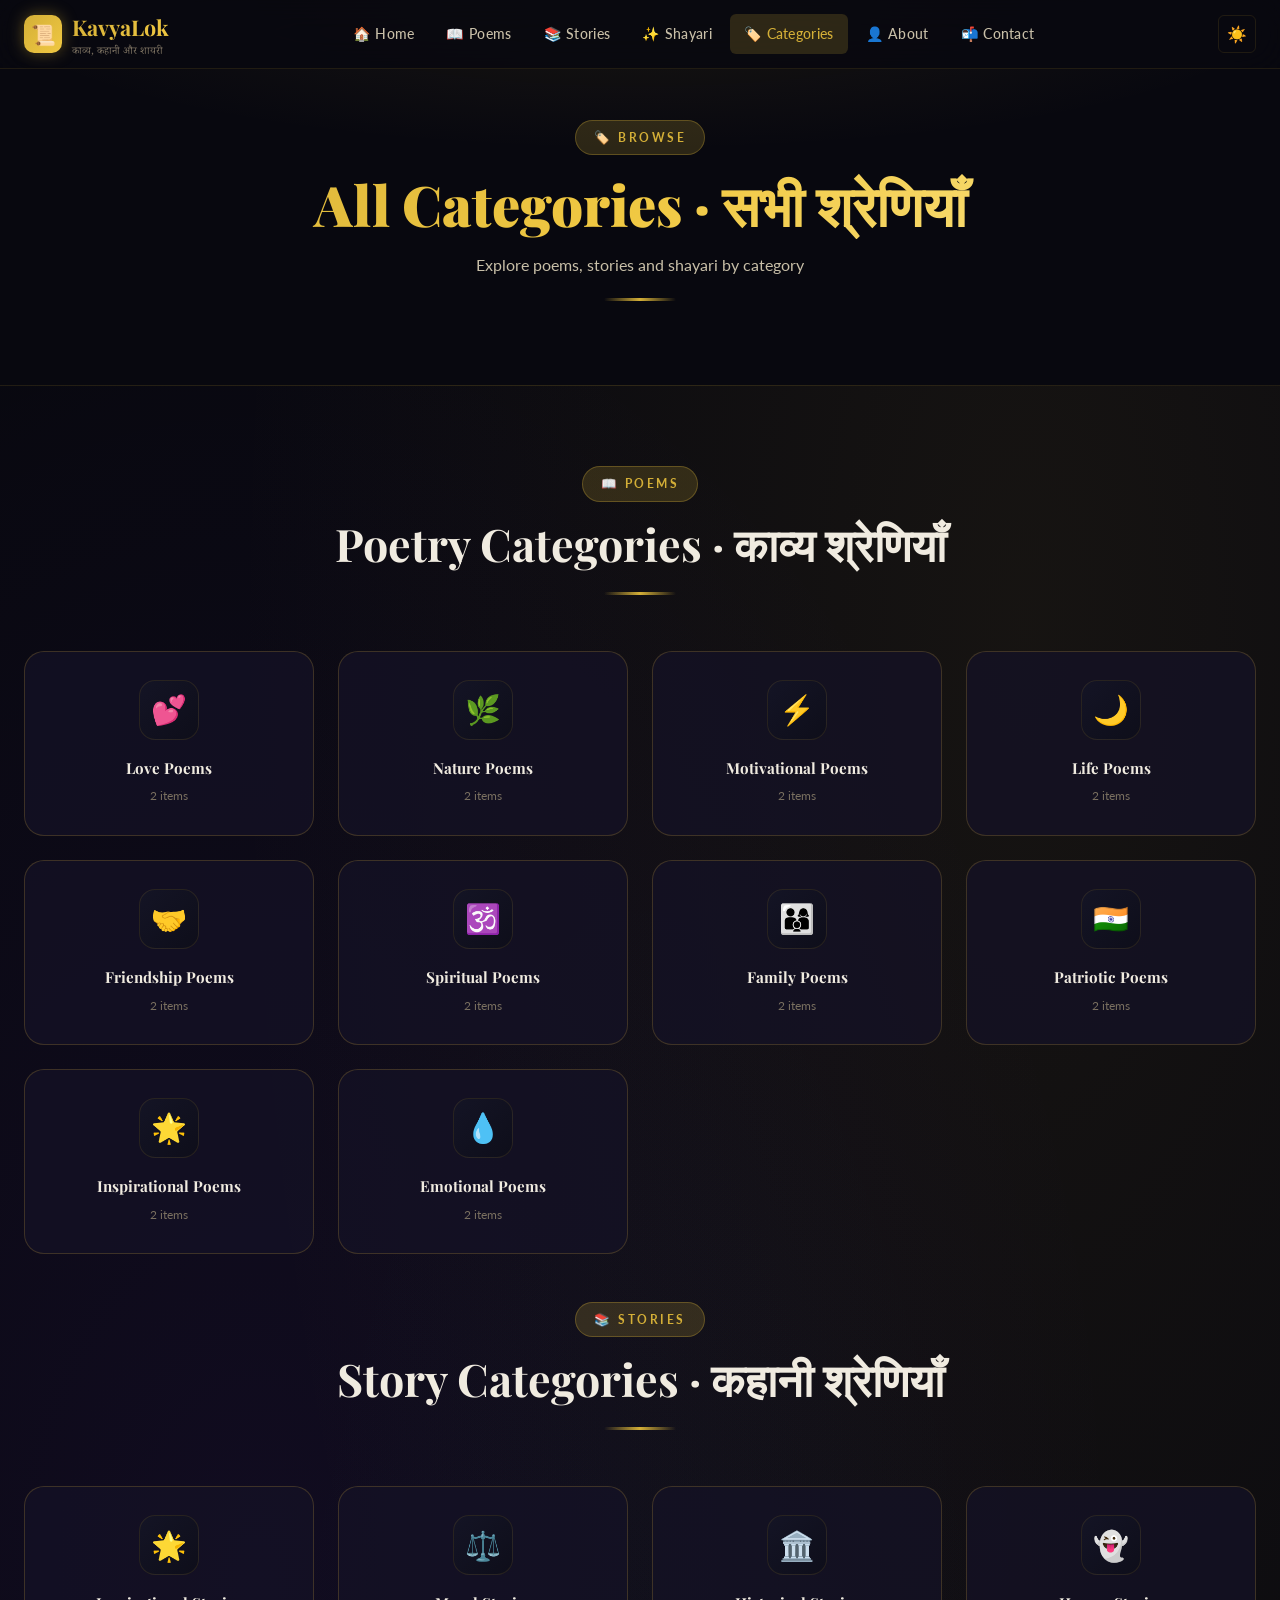
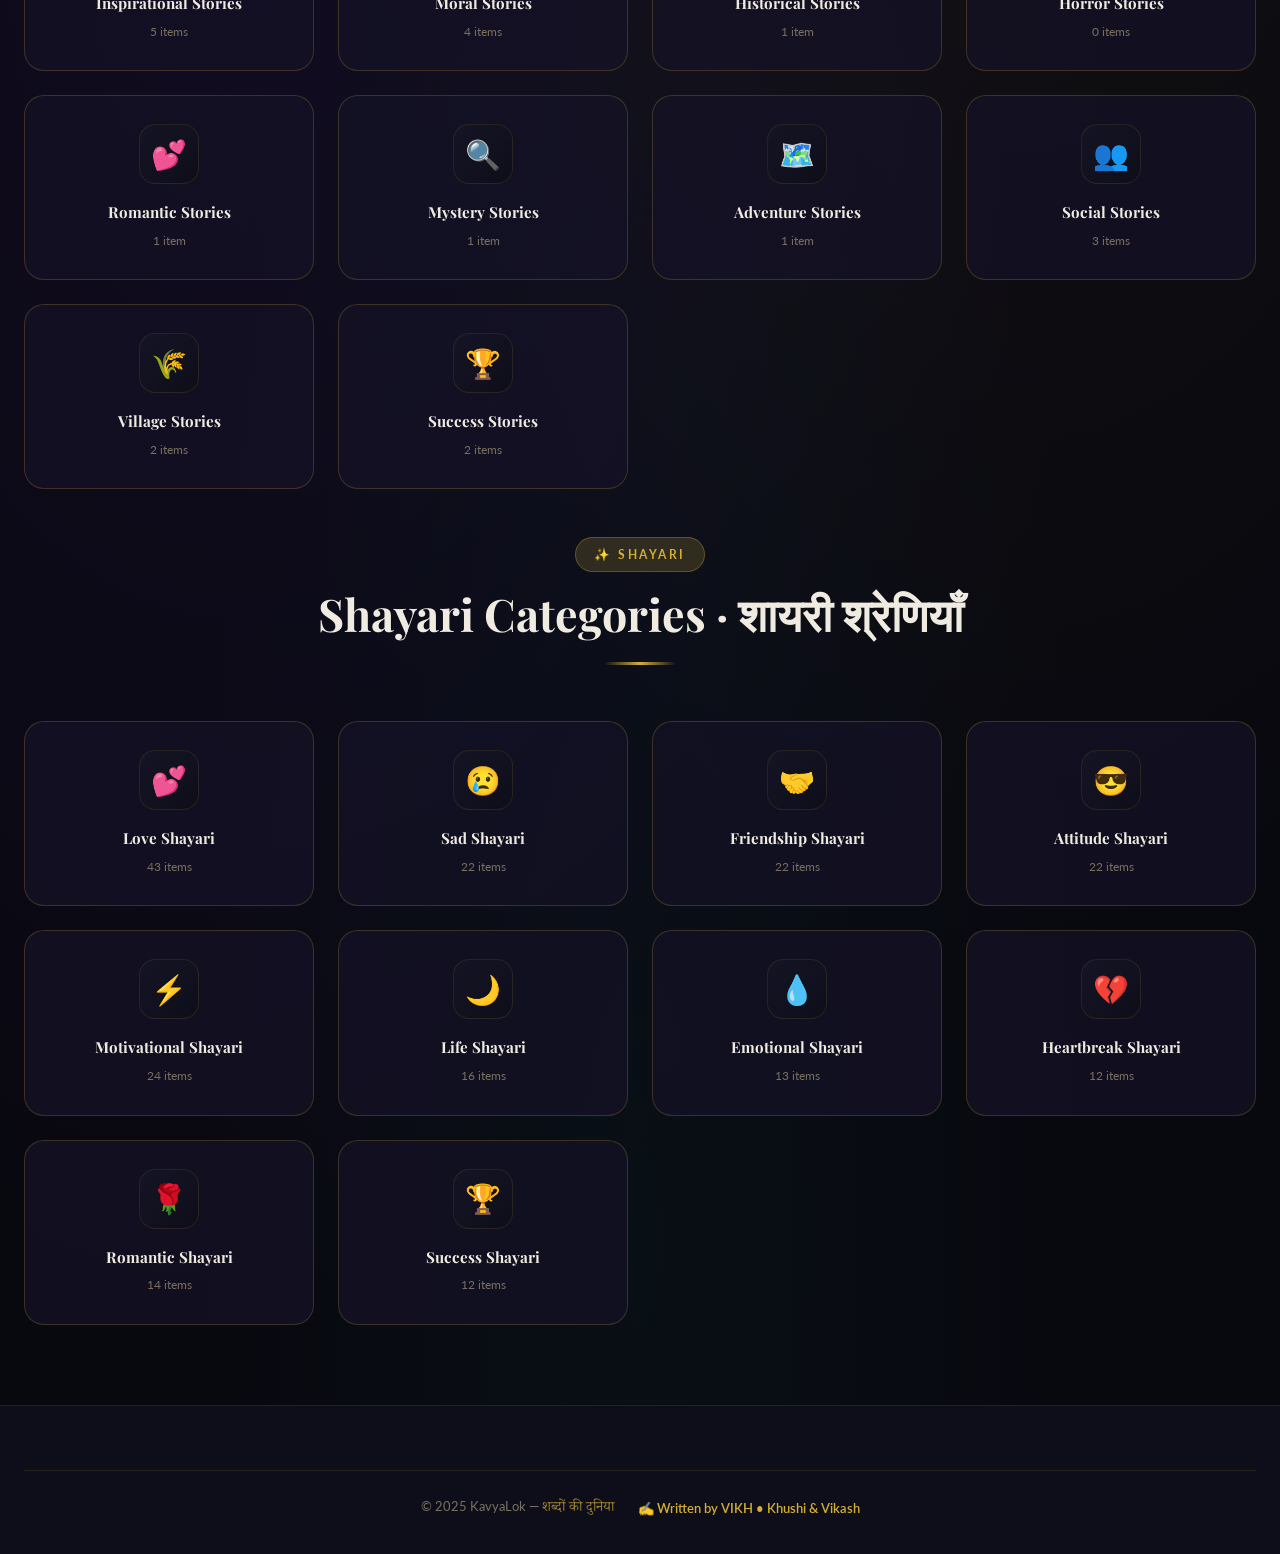
<file: categories.html>
<!DOCTYPE html>
<html lang="hi-IN" data-theme="dark">
<head>
  <meta charset="UTF-8">
  <meta name="viewport" content="width=device-width, initial-scale=1.0">
  <title>Categories · श्रेणियाँ — KavyaLok</title>
  <meta name="description" content="Browse all poem, story and shayari categories on KavyaLok.">
  <link rel="stylesheet" href="css/style.css">
  <link rel="icon" href="data:image/svg+xml,<svg xmlns='http://www.w3.org/2000/svg' viewBox='0 0 100 100'><text y='.9em' font-size='90'>📜</text></svg>">
</head>
<body class="bg-gradient-dark">
<div class="reading-progress-bar" id="readingProgressBar"></div>
<nav class="navbar" id="navbar">
  <div class="container navbar-inner">
    <a class="navbar-brand" href="index.html"><div class="brand-icon">📜</div>
      <div><span class="brand-name">KavyaLok</span><span class="brand-tagline">काव्य, कहानी और शायरी</span></div></a>
    <ul class="nav-links">
      <li><a href="index.html">🏠 Home</a></li><li><a href="poems.html">📖 Poems</a></li>
      <li><a href="stories.html">📚 Stories</a></li><li><a href="shayari.html">✨ Shayari</a></li>
      <li><a href="categories.html" class="active">🏷️ Categories</a></li>
      <li><a href="about.html">👤 About</a></li><li><a href="contact.html">📬 Contact</a></li>
    </ul>
    <div class="nav-actions"><button class="btn-icon" id="themeToggle">🌙</button></div>
    <button class="hamburger" id="hamburger"><span></span><span></span><span></span></button>
  </div>
</nav>
<div class="mobile-menu" id="mobileMenu">
  <a href="index.html">🏠 Home</a><a href="poems.html">📖 Poems</a><a href="stories.html">📚 Stories</a>
  <a href="shayari.html">✨ Shayari</a><a href="categories.html">🏷️ Categories</a>
  <a href="about.html">👤 About</a><a href="contact.html">📬 Contact</a>
</div>

<div class="page-header">
  <span class="section-eyebrow">🏷️ Browse</span>
  <h1 class="page-header-title gradient-text">All Categories · सभी श्रेणियाँ</h1>
  <p class="page-header-sub">Explore poems, stories and shayari by category</p>
  <div class="divider-gold" style="margin-top:20px"></div>
</div>

<section class="section">
  <div class="container">
    <!-- Poem Categories -->
    <div class="section-header animate-in">
      <span class="section-eyebrow">📖 Poems</span>
      <h2 class="section-title">Poetry Categories · काव्य श्रेणियाँ</h2>
      <div class="divider-gold"></div>
    </div>
    <div class="grid-4 animate-in" id="poemCatsGrid"></div>

    <!-- Story Categories -->
    <div class="section-header animate-in mt-6">
      <span class="section-eyebrow">📚 Stories</span>
      <h2 class="section-title">Story Categories · कहानी श्रेणियाँ</h2>
      <div class="divider-gold"></div>
    </div>
    <div class="grid-4 animate-in" id="storyCatsGrid"></div>

    <!-- Shayari Categories -->
    <div class="section-header animate-in mt-6">
      <span class="section-eyebrow">✨ Shayari</span>
      <h2 class="section-title">Shayari Categories · शायरी श्रेणियाँ</h2>
      <div class="divider-gold"></div>
    </div>
    <div class="grid-4 animate-in" id="shayariCatsGrid"></div>
  </div>
</section>

<footer class="footer">
  <div class="container">
    <div class="footer-bottom" style="justify-content:center;gap:24px;padding-top:24px;flex-wrap:wrap">
      <span>© 2025 KavyaLok — <span class="footer-bottom-hindi">शब्दों की दुनिया</span></span>
      <span style="color:var(--gold-main);font-weight:600">✍️ Written by VIKH &bull; Khushi &amp; Vikash</span>
    </div>
  </div>
</footer>
<div class="toast-container" id="toastContainer"></div>
<script src="js/poems.js"></script><script src="js/stories.js"></script>
<script src="js/shayari.js"></script><script src="js/admin-data.js"></script><script src="js/app.js"></script>
<script>
document.addEventListener('DOMContentLoaded', () => {
  const poemCats = [
    {icon:'💕',name:'Love Poems'},{icon:'🌿',name:'Nature Poems'},{icon:'⚡',name:'Motivational Poems'},
    {icon:'🌙',name:'Life Poems'},{icon:'🤝',name:'Friendship Poems'},{icon:'🕉️',name:'Spiritual Poems'},
    {icon:'👨‍👩‍👦',name:'Family Poems'},{icon:'🇮🇳',name:'Patriotic Poems'},
    {icon:'🌟',name:'Inspirational Poems'},{icon:'💧',name:'Emotional Poems'},
  ];
  const storyCats = [
    {icon:'🌟',name:'Inspirational Stories'},{icon:'⚖️',name:'Moral Stories'},{icon:'🏛️',name:'Historical Stories'},
    {icon:'👻',name:'Horror Stories'},{icon:'💕',name:'Romantic Stories'},{icon:'🔍',name:'Mystery Stories'},
    {icon:'🗺️',name:'Adventure Stories'},{icon:'👥',name:'Social Stories'},
    {icon:'🌾',name:'Village Stories'},{icon:'🏆',name:'Success Stories'},
  ];
  const shayariCats = [
    {icon:'💕',name:'Love Shayari'},{icon:'😢',name:'Sad Shayari'},{icon:'🤝',name:'Friendship Shayari'},
    {icon:'😎',name:'Attitude Shayari'},{icon:'⚡',name:'Motivational Shayari'},{icon:'🌙',name:'Life Shayari'},
    {icon:'💧',name:'Emotional Shayari'},{icon:'💔',name:'Heartbreak Shayari'},
    {icon:'🌹',name:'Romantic Shayari'},{icon:'🏆',name:'Success Shayari'},
  ];

  function countFor(data, name, key) {
    return data.filter(d => (d.category || d.cat) === name).length;
  }

  function renderCats(cats, data, targetId, linkBase, filterKey) {
    document.getElementById(targetId).innerHTML = cats.map(c => {
      const cnt = countFor(data, c.name, filterKey);
      return `<a class="category-card animate-in" href="${linkBase}?cat=${encodeURIComponent(c.name)}" style="text-decoration:none">
        <div class="cat-icon">${c.icon}</div>
        <div class="cat-title">${c.name}</div>
        <div class="cat-count">${cnt} item${cnt !== 1 ? 's' : ''}</div>
      </a>`;
    }).join('');
  }

  renderCats(poemCats,    POEMS,   'poemCatsGrid',   'poems.html',   'category');
  renderCats(storyCats,   STORIES, 'storyCatsGrid',  'stories.html', 'category');
  renderCats(shayariCats, SHAYARI, 'shayariCatsGrid','shayari.html', 'cat');
  initScrollAnimations();
});
</script>
</body>
</html>
</file>
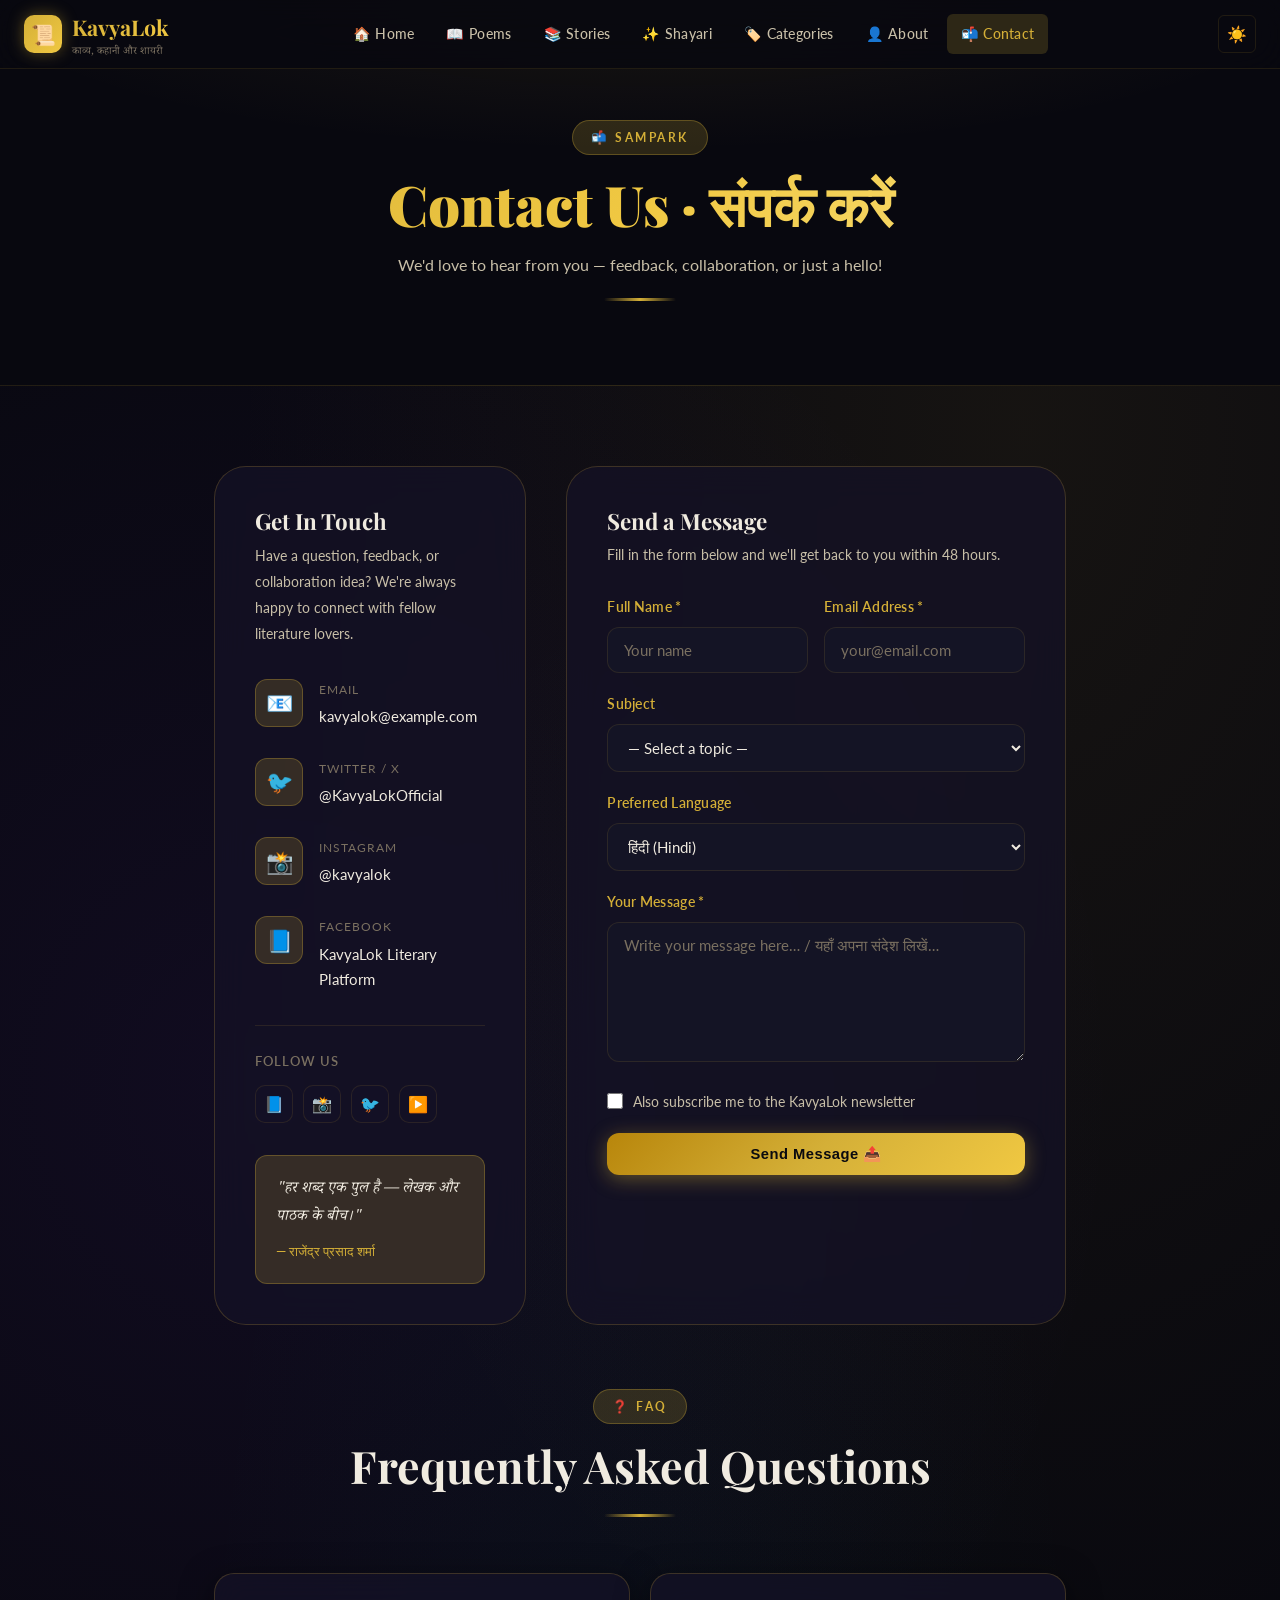
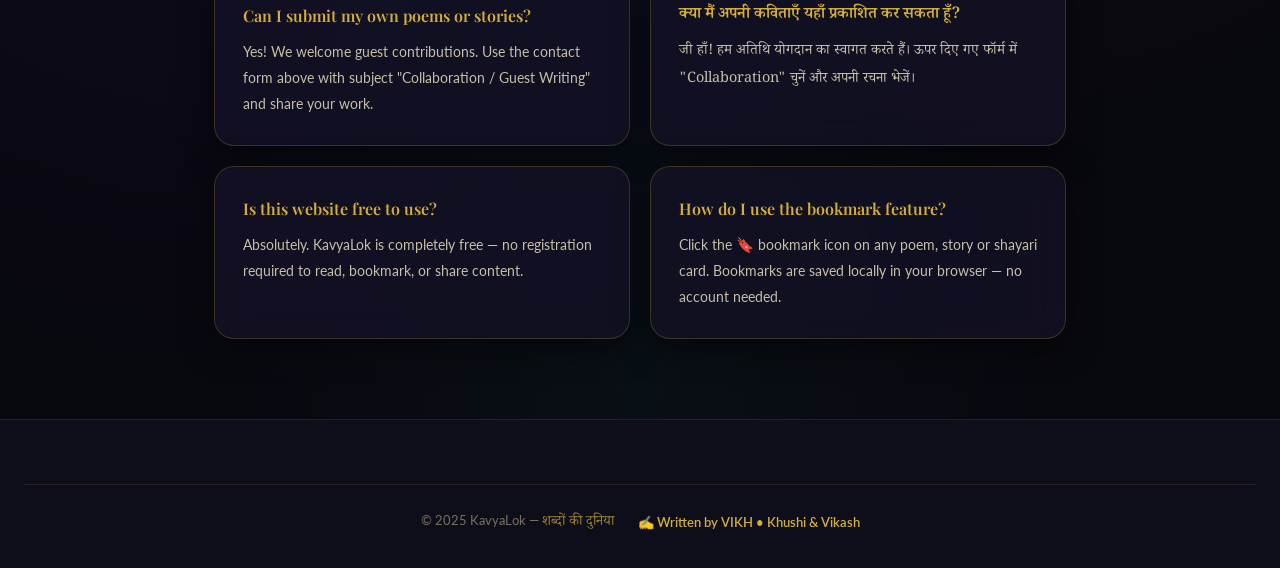
<file: contact.html>
<!DOCTYPE html>
<html lang="hi-IN" data-theme="dark">
<head>
  <meta charset="UTF-8">
  <meta name="viewport" content="width=device-width, initial-scale=1.0">
  <title>Contact · संपर्क — KavyaLok</title>
  <meta name="description" content="Get in touch with KavyaLok — send a message, share feedback, or collaborate.">
  <link rel="stylesheet" href="css/style.css">
  <link rel="icon" href="data:image/svg+xml,<svg xmlns='http://www.w3.org/2000/svg' viewBox='0 0 100 100'><text y='.9em' font-size='90'>📜</text></svg>">
  <style>
    .contact-grid { display: grid; grid-template-columns: 1fr 1.6fr; gap: 40px; }
    .contact-info-card { background: var(--bg-card); border: 1px solid var(--border-card); border-radius: var(--radius-xl); padding: 40px; backdrop-filter: blur(16px); }
    .contact-info-item { display: flex; gap: 16px; margin-bottom: 28px; }
    .contact-info-icon { width: 48px; height: 48px; background: var(--gold-glow); border: 1px solid var(--gold-border); border-radius: 12px; display: flex; align-items: center; justify-content: center; font-size: 22px; flex-shrink: 0; }
    .contact-info-label { font-size: .78rem; color: var(--text-muted); text-transform: uppercase; letter-spacing: 1px; margin-bottom: 4px; }
    .contact-info-value { color: var(--text-primary); font-size: .95rem; }
    .form-card { background: var(--bg-card); border: 1px solid var(--border-card); border-radius: var(--radius-xl); padding: 40px; backdrop-filter: blur(16px); }
    .form-group { margin-bottom: 20px; }
    .form-label { display: block; font-size: .85rem; font-weight: 600; color: var(--gold-main); margin-bottom: 8px; letter-spacing: .3px; }
    .form-input, .form-textarea, .form-select {
      width: 100%; padding: 13px 16px; background: var(--bg-tertiary); border: 1px solid var(--border-subtle);
      border-radius: var(--radius-md); color: var(--text-primary); font-size: .92rem; font-family: var(--font-body);
      outline: none; transition: var(--transition);
    }
    .form-input:focus, .form-textarea:focus, .form-select:focus { border-color: var(--gold-border); box-shadow: 0 0 0 3px var(--gold-glow); }
    .form-input::placeholder, .form-textarea::placeholder { color: var(--text-muted); }
    .form-textarea { min-height: 140px; resize: vertical; }
    .form-select option { background: var(--bg-secondary); }
    .form-grid-2 { display: grid; grid-template-columns: 1fr 1fr; gap: 16px; }
    @media(max-width:768px){ .contact-grid{grid-template-columns:1fr} .form-grid-2{grid-template-columns:1fr} }
  </style>
</head>
<body class="bg-gradient-dark">
<div class="reading-progress-bar" id="readingProgressBar"></div>
<nav class="navbar" id="navbar">
  <div class="container navbar-inner">
    <a class="navbar-brand" href="index.html"><div class="brand-icon">📜</div>
      <div><span class="brand-name">KavyaLok</span><span class="brand-tagline">काव्य, कहानी और शायरी</span></div></a>
    <ul class="nav-links">
      <li><a href="index.html">🏠 Home</a></li><li><a href="poems.html">📖 Poems</a></li>
      <li><a href="stories.html">📚 Stories</a></li><li><a href="shayari.html">✨ Shayari</a></li>
      <li><a href="categories.html">🏷️ Categories</a></li>
      <li><a href="about.html">👤 About</a></li><li><a href="contact.html" class="active">📬 Contact</a></li>
    </ul>
    <div class="nav-actions"><button class="btn-icon" id="themeToggle">🌙</button></div>
    <button class="hamburger" id="hamburger"><span></span><span></span><span></span></button>
  </div>
</nav>
<div class="mobile-menu" id="mobileMenu">
  <a href="index.html">🏠 Home</a><a href="poems.html">📖 Poems</a><a href="stories.html">📚 Stories</a>
  <a href="shayari.html">✨ Shayari</a><a href="categories.html">🏷️ Categories</a>
  <a href="about.html">👤 About</a><a href="contact.html">📬 Contact</a>
</div>

<div class="page-header">
  <span class="section-eyebrow">📬 Sampark</span>
  <h1 class="page-header-title gradient-text">Contact Us · संपर्क करें</h1>
  <p class="page-header-sub">We'd love to hear from you — feedback, collaboration, or just a hello!</p>
  <div class="divider-gold" style="margin-top:20px"></div>
</div>

<section class="section">
  <div class="container container-sm">
    <div class="contact-grid">

      <!-- Contact Info -->
      <div class="contact-info-card animate-in">
        <h2 style="font-family:var(--font-english);font-size:1.4rem;margin-bottom:8px">Get In Touch</h2>
        <p style="color:var(--text-secondary);font-size:.9rem;margin-bottom:32px;line-height:1.8">
          Have a question, feedback, or collaboration idea? We're always happy to connect with fellow
          literature lovers.
        </p>

        <div class="contact-info-item">
          <div class="contact-info-icon">📧</div>
          <div>
            <div class="contact-info-label">Email</div>
            <div class="contact-info-value">kavyalok@example.com</div>
          </div>
        </div>
        <div class="contact-info-item">
          <div class="contact-info-icon">🐦</div>
          <div>
            <div class="contact-info-label">Twitter / X</div>
            <div class="contact-info-value">@KavyaLokOfficial</div>
          </div>
        </div>
        <div class="contact-info-item">
          <div class="contact-info-icon">📸</div>
          <div>
            <div class="contact-info-label">Instagram</div>
            <div class="contact-info-value">@kavyalok</div>
          </div>
        </div>
        <div class="contact-info-item">
          <div class="contact-info-icon">📘</div>
          <div>
            <div class="contact-info-label">Facebook</div>
            <div class="contact-info-value">KavyaLok Literary Platform</div>
          </div>
        </div>

        <div style="margin-top:32px;padding-top:24px;border-top:1px solid var(--border-subtle)">
          <p style="font-size:.82rem;color:var(--text-muted);margin-bottom:12px;font-weight:600;letter-spacing:1px;text-transform:uppercase">Follow Us</p>
          <div class="social-links">
            <a href="https://facebook.com/KavyaLok" target="_blank" rel="noopener" class="social-link" title="Facebook">📘</a>
            <a href="https://instagram.com/kavyalok" target="_blank" rel="noopener" class="social-link" title="Instagram">📸</a>
            <a href="https://twitter.com/KavyaLokOfficial" target="_blank" rel="noopener" class="social-link" title="Twitter">🐦</a>
            <a href="https://youtube.com/@KavyaLok" target="_blank" rel="noopener" class="social-link" title="YouTube">▶️</a>
          </div>
        </div>

        <!-- Quote -->
        <div style="margin-top:32px;padding:20px;background:var(--gold-glow);border:1px solid var(--gold-border);border-radius:var(--radius-md)">
          <p style="font-family:var(--font-hindi);color:var(--text-primary);font-size:.95rem;line-height:1.9;font-style:italic">
            "हर शब्द एक पुल है — लेखक और पाठक के बीच।"
          </p>
          <p style="font-size:.8rem;color:var(--gold-main);margin-top:8px">— राजेंद्र प्रसाद शर्मा</p>
        </div>
      </div>

      <!-- Contact Form -->
      <div class="form-card animate-in">
        <h2 style="font-family:var(--font-english);font-size:1.4rem;margin-bottom:8px">Send a Message</h2>
        <p style="color:var(--text-secondary);font-size:.9rem;margin-bottom:28px">
          Fill in the form below and we'll get back to you within 48 hours.
        </p>

        <form id="contactForm" novalidate>
          <div class="form-grid-2">
            <div class="form-group">
              <label class="form-label" for="name">Full Name *</label>
              <input class="form-input" type="text" id="name" name="name" placeholder="Your name" required>
            </div>
            <div class="form-group">
              <label class="form-label" for="email">Email Address *</label>
              <input class="form-input" type="email" id="email" name="email" placeholder="your@email.com" required>
            </div>
          </div>

          <div class="form-group">
            <label class="form-label" for="subject">Subject</label>
            <select class="form-select" id="subject" name="subject">
              <option value="">— Select a topic —</option>
              <option>General Feedback</option>
              <option>Collaboration / Guest Writing</option>
              <option>Content Suggestion</option>
              <option>Report an Issue</option>
              <option>Other</option>
            </select>
          </div>

          <div class="form-group">
            <label class="form-label" for="language">Preferred Language</label>
            <select class="form-select" id="language" name="language">
              <option value="hindi">हिंदी (Hindi)</option>
              <option value="english">English</option>
              <option value="both">Both / दोनों</option>
            </select>
          </div>

          <div class="form-group">
            <label class="form-label" for="message">Your Message *</label>
            <textarea class="form-textarea" id="message" name="message" placeholder="Write your message here… / यहाँ अपना संदेश लिखें…" required></textarea>
          </div>

          <div class="form-group" style="display:flex;align-items:center;gap:10px">
            <input type="checkbox" id="newsletter" name="newsletter" style="width:16px;height:16px;accent-color:var(--gold-main)">
            <label for="newsletter" style="font-size:.88rem;color:var(--text-secondary);cursor:pointer">
              Also subscribe me to the KavyaLok newsletter
            </label>
          </div>

          <button type="submit" class="btn btn-primary w-full" style="justify-content:center">
            Send Message 📤
          </button>
        </form>
      </div>
    </div>

    <!-- FAQ -->
    <div class="animate-in" style="margin-top:64px">
      <div class="section-header">
        <span class="section-eyebrow">❓ FAQ</span>
        <h2 class="section-title">Frequently Asked Questions</h2>
        <div class="divider-gold"></div>
      </div>
      <div class="grid-2" style="gap:20px">
        <div class="card" style="padding:28px">
          <h4 style="font-family:var(--font-english);color:var(--gold-main);margin-bottom:10px">Can I submit my own poems or stories?</h4>
          <p style="color:var(--text-secondary);font-size:.9rem;line-height:1.8">
            Yes! We welcome guest contributions. Use the contact form above with subject "Collaboration / Guest Writing" and share your work.
          </p>
        </div>
        <div class="card" style="padding:28px">
          <h4 style="font-family:var(--font-hindi);color:var(--gold-main);margin-bottom:10px">क्या मैं अपनी कविताएँ यहाँ प्रकाशित कर सकता हूँ?</h4>
          <p style="font-family:var(--font-hindi);color:var(--text-secondary);font-size:.9rem;line-height:1.9">
            जी हाँ! हम अतिथि योगदान का स्वागत करते हैं। ऊपर दिए गए फॉर्म में "Collaboration" चुनें और अपनी रचना भेजें।
          </p>
        </div>
        <div class="card" style="padding:28px">
          <h4 style="font-family:var(--font-english);color:var(--gold-main);margin-bottom:10px">Is this website free to use?</h4>
          <p style="color:var(--text-secondary);font-size:.9rem;line-height:1.8">
            Absolutely. KavyaLok is completely free — no registration required to read, bookmark, or share content.
          </p>
        </div>
        <div class="card" style="padding:28px">
          <h4 style="font-family:var(--font-english);color:var(--gold-main);margin-bottom:10px">How do I use the bookmark feature?</h4>
          <p style="color:var(--text-secondary);font-size:.9rem;line-height:1.8">
            Click the 🔖 bookmark icon on any poem, story or shayari card. Bookmarks are saved locally in your browser — no account needed.
          </p>
        </div>
      </div>
    </div>
  </div>
</section>

<footer class="footer">
  <div class="container">
    <div class="footer-bottom" style="justify-content:center;gap:24px;padding-top:24px;flex-wrap:wrap">
      <span>© 2025 KavyaLok — <span class="footer-bottom-hindi">शब्दों की दुनिया</span></span>
      <span style="color:var(--gold-main);font-weight:600">✍️ Written by VIKH &bull; Khushi &amp; Vikash</span>
    </div>
  </div>
</footer>
<div class="toast-container" id="toastContainer"></div>
<script src="js/poems.js"></script><script src="js/stories.js"></script>
<script src="js/shayari.js"></script><script src="js/admin-data.js"></script><script src="js/app.js"></script>
<script>
document.addEventListener('DOMContentLoaded', () => {
  const form = document.getElementById('contactForm');
  if (!form) return;

  function showError(input, msg) {
    let err = input.parentElement.querySelector('.form-err');
    if (!err) {
      err = document.createElement('span');
      err.className = 'form-err';
      err.style.cssText = 'display:block;color:#f87171;font-size:.76rem;margin-top:5px;font-weight:500';
      input.parentElement.appendChild(err);
    }
    err.textContent = msg;
    input.style.borderColor = '#f87171';
    input.style.boxShadow = '0 0 0 3px rgba(248,113,113,.15)';
  }

  function clearError(input) {
    const err = input.parentElement.querySelector('.form-err');
    if (err) err.textContent = '';
    input.style.borderColor = '';
    input.style.boxShadow = '';
  }

  ['name','email','message'].forEach(id => {
    const el = document.getElementById(id);
    if (el) el.addEventListener('input', () => { if (el.value.trim()) clearError(el); });
  });

  // Capture phase so validation runs before initContactForm's submit handler
  form.addEventListener('submit', e => {
    const name    = document.getElementById('name');
    const email   = document.getElementById('email');
    const message = document.getElementById('message');
    let ok = true;

    if (!name.value.trim())             { showError(name, 'Please enter your full name'); ok = false; }
    else if (name.value.trim().length < 2) { showError(name, 'Name must be at least 2 characters'); ok = false; }
    else clearError(name);

    const emailRx = /^[^\s@]+@[^\s@]+\.[^\s@]+$/;
    if (!email.value.trim())            { showError(email, 'Please enter your email address'); ok = false; }
    else if (!emailRx.test(email.value.trim())) { showError(email, 'Please enter a valid email (e.g. user@example.com)'); ok = false; }
    else clearError(email);

    if (!message.value.trim())              { showError(message, 'Please write a message'); ok = false; }
    else if (message.value.trim().length < 10) { showError(message, 'Message must be at least 10 characters'); ok = false; }
    else clearError(message);

    if (!ok) { e.preventDefault(); e.stopImmediatePropagation(); name.focus(); }
  }, true);
});
</script>
</body>
</html>
</file>
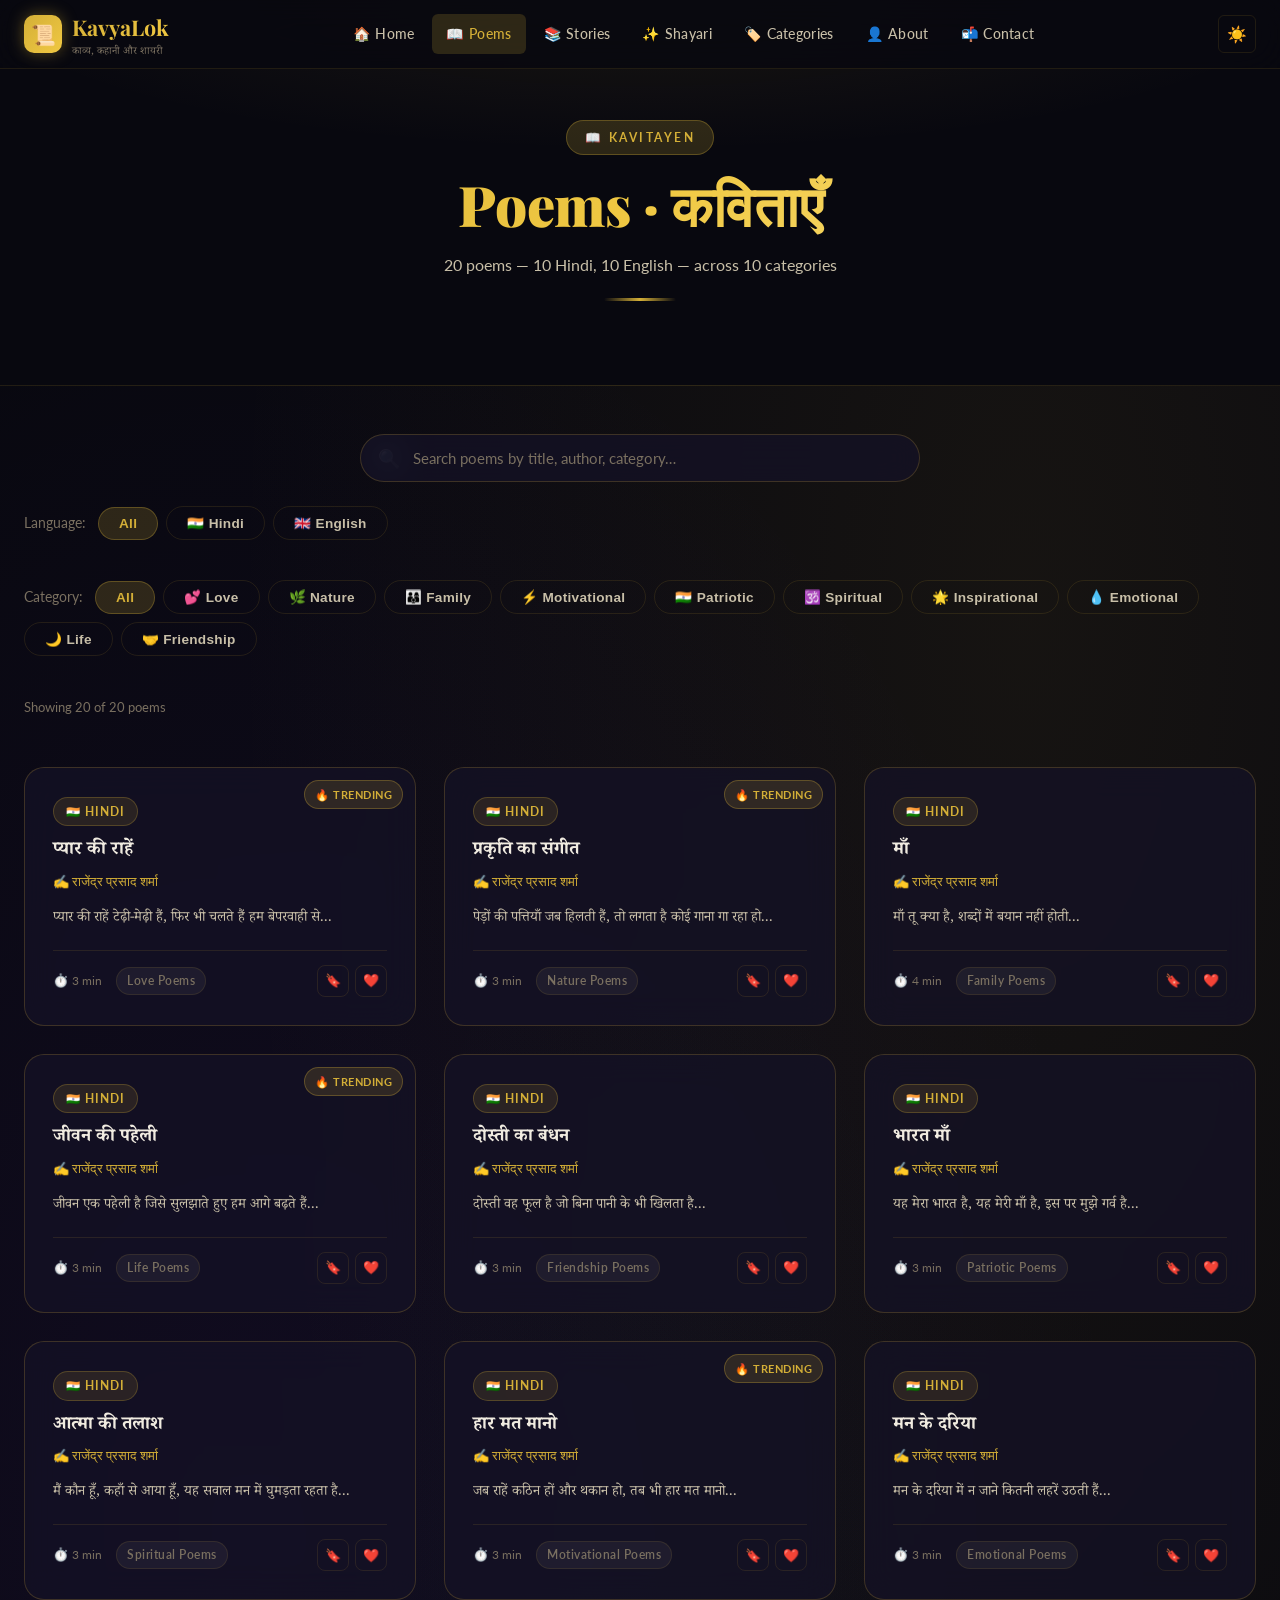
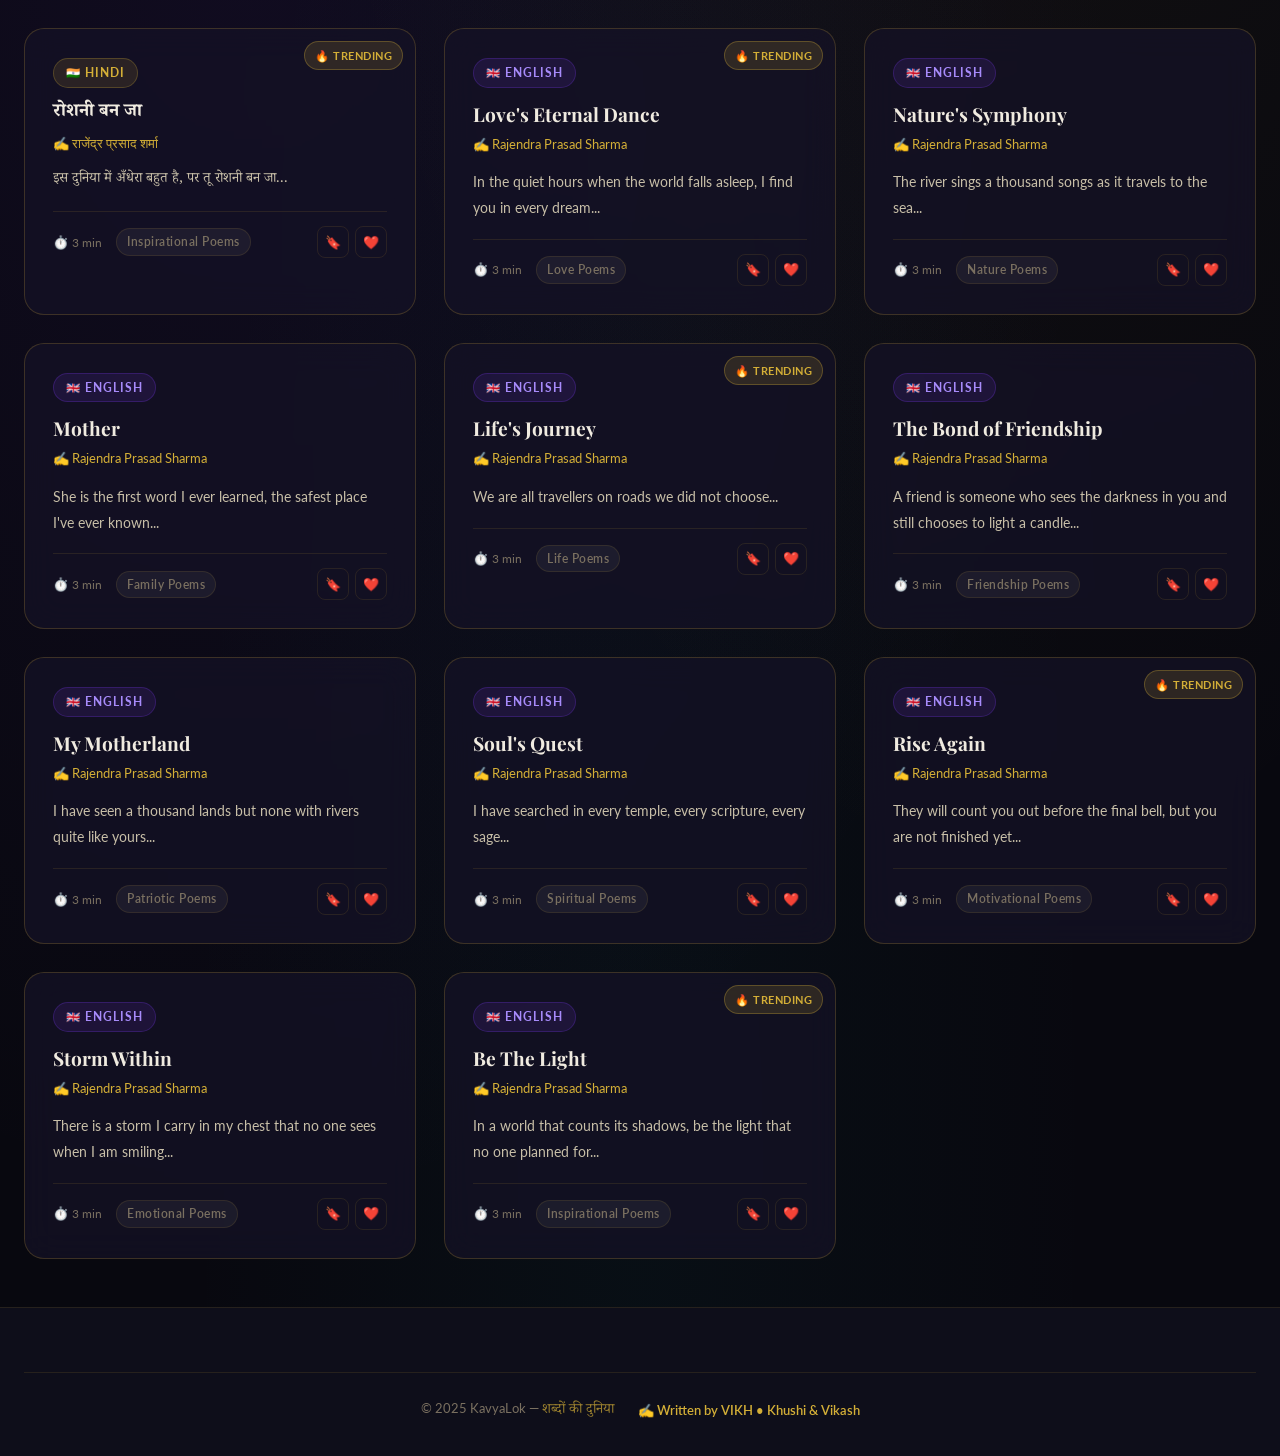
<file: poems.html>
<!DOCTYPE html>
<html lang="hi-IN" data-theme="dark">
<head>
  <meta charset="UTF-8">
  <meta name="viewport" content="width=device-width, initial-scale=1.0">
  <title>Poems · कविताएँ — KavyaLok</title>
  <meta name="description" content="Read 20 beautiful Hindi and English poems on love, nature, life, family, patriotism and more on KavyaLok.">
  <link rel="stylesheet" href="css/style.css">
  <link rel="icon" href="data:image/svg+xml,<svg xmlns='http://www.w3.org/2000/svg' viewBox='0 0 100 100'><text y='.9em' font-size='90'>📜</text></svg>">
</head>
<body class="bg-gradient-dark">

<div class="reading-progress-bar" id="readingProgressBar"></div>

<!-- NAVBAR -->
<nav class="navbar" id="navbar">
  <div class="container navbar-inner">
    <a class="navbar-brand" href="index.html">
      <div class="brand-icon">📜</div>
      <div><span class="brand-name">KavyaLok</span><span class="brand-tagline">काव्य, कहानी और शायरी</span></div>
    </a>
    <ul class="nav-links">
      <li><a href="index.html">🏠 Home</a></li>
      <li><a href="poems.html" class="active">📖 Poems</a></li>
      <li><a href="stories.html">📚 Stories</a></li>
      <li><a href="shayari.html">✨ Shayari</a></li>
      <li><a href="categories.html">🏷️ Categories</a></li>
      <li><a href="about.html">👤 About</a></li>
      <li><a href="contact.html">📬 Contact</a></li>
    </ul>
    <div class="nav-actions">
      <button class="btn-icon" id="themeToggle">🌙</button>
    </div>
    <button class="hamburger" id="hamburger" aria-label="Open menu"><span></span><span></span><span></span></button>
  </div>
</nav>
<div class="mobile-menu" id="mobileMenu">
  <a href="index.html">🏠 Home</a><a href="poems.html">📖 Poems</a><a href="stories.html">📚 Stories</a>
  <a href="shayari.html">✨ Shayari</a><a href="categories.html">🏷️ Categories</a>
  <a href="about.html">👤 About</a><a href="contact.html">📬 Contact</a>
</div>

<!-- PAGE HEADER -->
<div class="page-header">
  <span class="section-eyebrow">📖 Kavitayen</span>
  <h1 class="page-header-title gradient-text">Poems · कविताएँ</h1>
  <p class="page-header-sub">20 poems — 10 Hindi, 10 English — across 10 categories</p>
  <div class="divider-gold" style="margin-top:20px"></div>
</div>

<!-- SEARCH + FILTERS -->
<section class="section-sm">
  <div class="container">
    <div class="search-wrap" style="margin-bottom:24px">
      <span class="search-icon">🔍</span>
      <input class="search-input" id="poemSearch" type="search" placeholder="Search poems by title, author, category…">
    </div>

    <div class="filter-bar" id="langFilter">
      <span style="color:var(--text-muted);font-size:.85rem;margin-right:4px">Language:</span>
      <button class="filter-tab active" data-filter="all"   data-filter-type="lang">All</button>
      <button class="filter-tab"        data-filter="hindi" data-filter-type="lang">🇮🇳 Hindi</button>
      <button class="filter-tab"        data-filter="english" data-filter-type="lang">🇬🇧 English</button>
    </div>

    <div class="filter-bar" id="catFilter">
      <span style="color:var(--text-muted);font-size:.85rem;margin-right:4px">Category:</span>
      <button class="filter-tab active" data-filter="all">All</button>
      <button class="filter-tab" data-filter="Love Poems">💕 Love</button>
      <button class="filter-tab" data-filter="Nature Poems">🌿 Nature</button>
      <button class="filter-tab" data-filter="Family Poems">👨‍👩‍👦 Family</button>
      <button class="filter-tab" data-filter="Motivational Poems">⚡ Motivational</button>
      <button class="filter-tab" data-filter="Patriotic Poems">🇮🇳 Patriotic</button>
      <button class="filter-tab" data-filter="Spiritual Poems">🕉️ Spiritual</button>
      <button class="filter-tab" data-filter="Inspirational Poems">🌟 Inspirational</button>
      <button class="filter-tab" data-filter="Emotional Poems">💧 Emotional</button>
      <button class="filter-tab" data-filter="Life Poems">🌙 Life</button>
      <button class="filter-tab" data-filter="Friendship Poems">🤝 Friendship</button>
    </div>

    <p style="font-size:.82rem;color:var(--text-muted)" id="poemCount"></p>
  </div>
</section>

<!-- POEMS GRID -->
<section class="section-sm" style="padding-top:0">
  <div class="container">
    <div class="grid-3" id="poemsGrid"></div>
    <div class="no-results hidden" id="poemsNoResults">
      <div class="no-results-icon">📭</div>
      <p class="no-results-text">No poems found. Try a different search or filter.</p>
    </div>
  </div>
</section>

<!-- FOOTER -->
<footer class="footer">
  <div class="container">
    <div class="footer-bottom" style="justify-content:center;gap:24px;padding-top:24px;flex-wrap:wrap">
      <span>© 2025 KavyaLok — <span class="footer-bottom-hindi">शब्दों की दुनिया</span></span>
      <span style="color:var(--gold-main);font-weight:600">✍️ Written by VIKH &bull; Khushi &amp; Vikash</span>
    </div>
  </div>
</footer>

<div class="toast-container" id="toastContainer"></div>

<script src="js/poems.js"></script>
<script src="js/stories.js"></script>
<script src="js/shayari.js"></script>
<script src="js/admin-data.js"></script>
<script src="js/app.js"></script>
<script>
document.addEventListener('DOMContentLoaded', () => {
  const grid   = document.getElementById('poemsGrid');
  const noRes  = document.getElementById('poemsNoResults');
  const count  = document.getElementById('poemCount');

  let filters = { lang: 'all', cat: 'all' };
  let query   = '';

  function render() {
    const filtered = filterItems(POEMS, query, filters);
    count.textContent = `Showing ${filtered.length} of ${POEMS.length} poems`;
    if (!filtered.length) {
      grid.innerHTML = '';
      noRes.classList.remove('hidden');
    } else {
      noRes.classList.add('hidden');
      grid.innerHTML = filtered.map(renderPoemCard).join('');
      initScrollAnimations();
    }
  }

  // URL params (search from home page)
  const urlQ = new URLSearchParams(location.search).get('q');
  if (urlQ) {
    document.getElementById('poemSearch').value = urlQ;
    query = urlQ.toLowerCase();
  }

  const urlCat = new URLSearchParams(location.search).get('cat');
  if (urlCat) {
    filters.cat = urlCat;
    const btn = document.querySelector('#catFilter [data-filter="' + urlCat + '"]');
    if (btn) {
      document.querySelectorAll('#catFilter .filter-tab').forEach(b => b.classList.remove('active'));
      btn.classList.add('active');
    }
  }

  render();

  initSearch('poemSearch', q => { query = q; render(); });
  initFilterTabs('langFilter', (val) => { filters.lang = val; render(); });
  initFilterTabs('catFilter',  (val) => { filters.cat  = val; render(); });
});
</script>
</body>
</html>
</file>
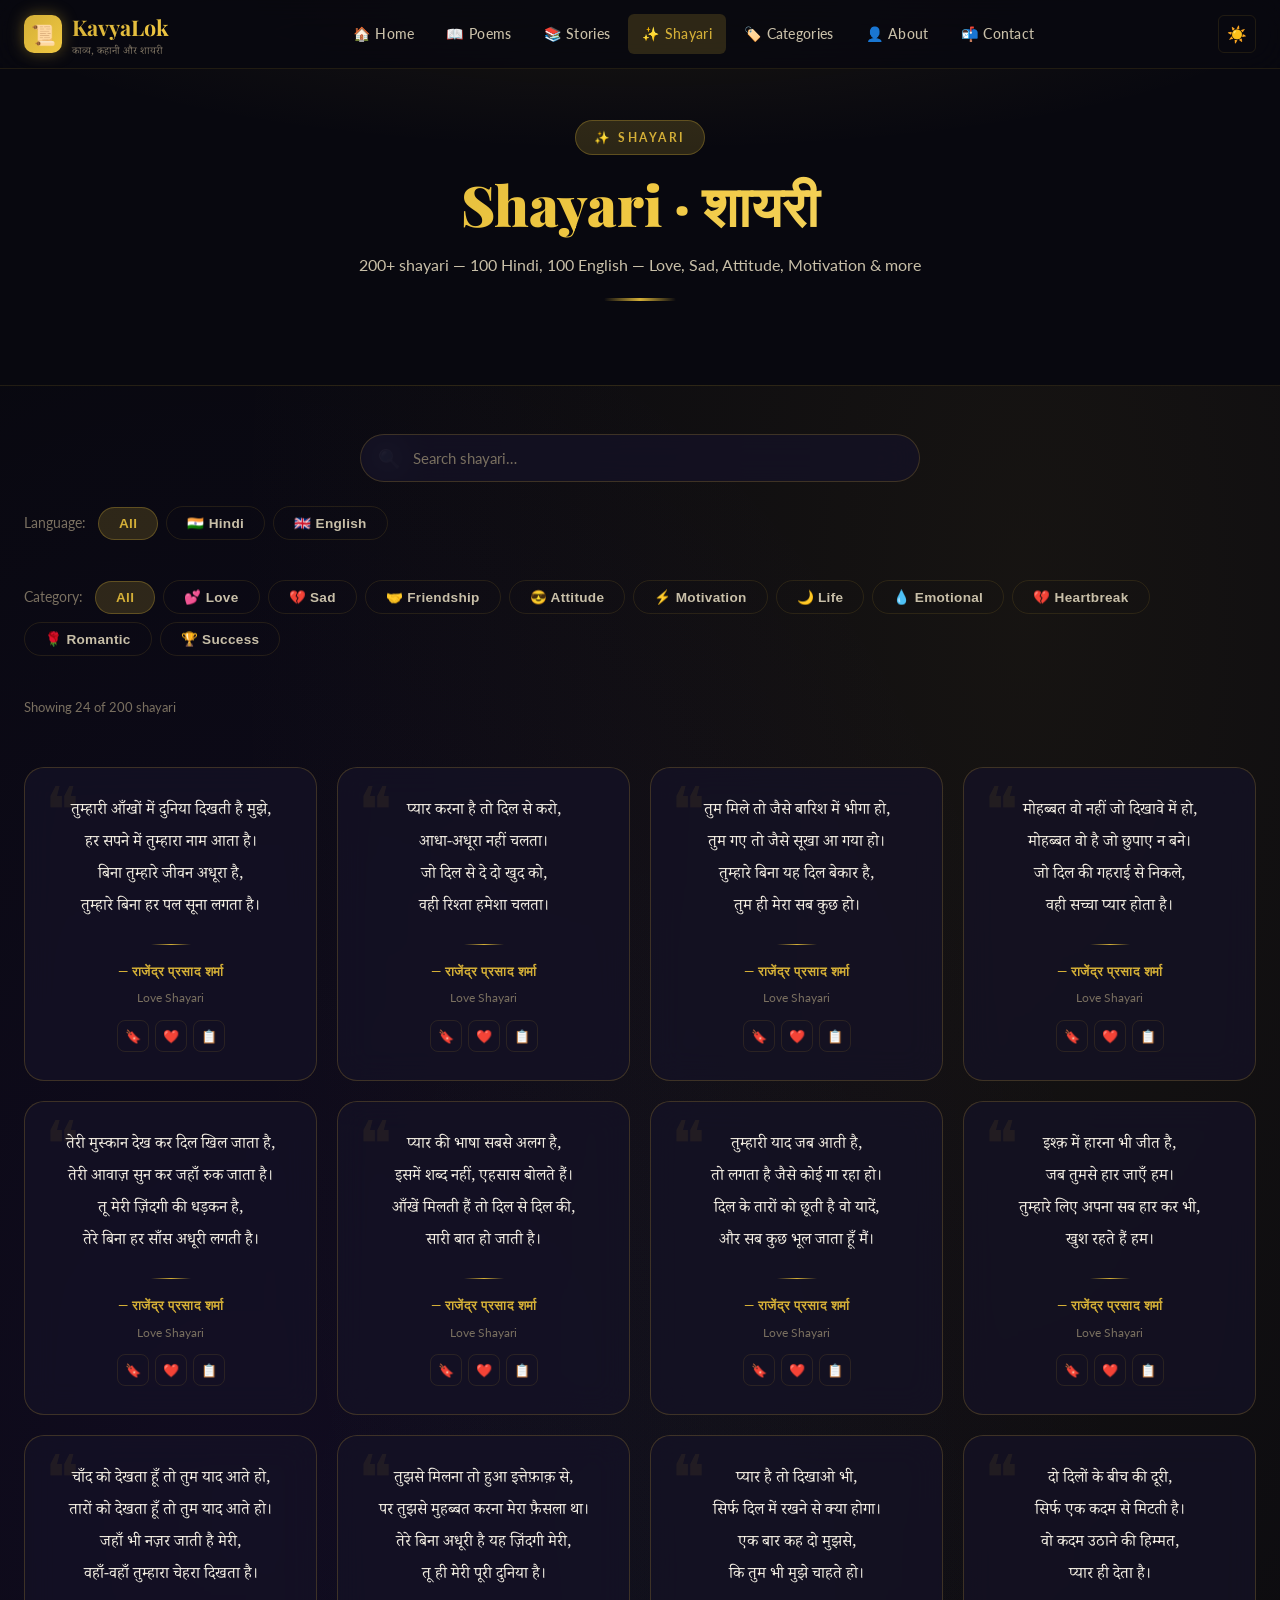
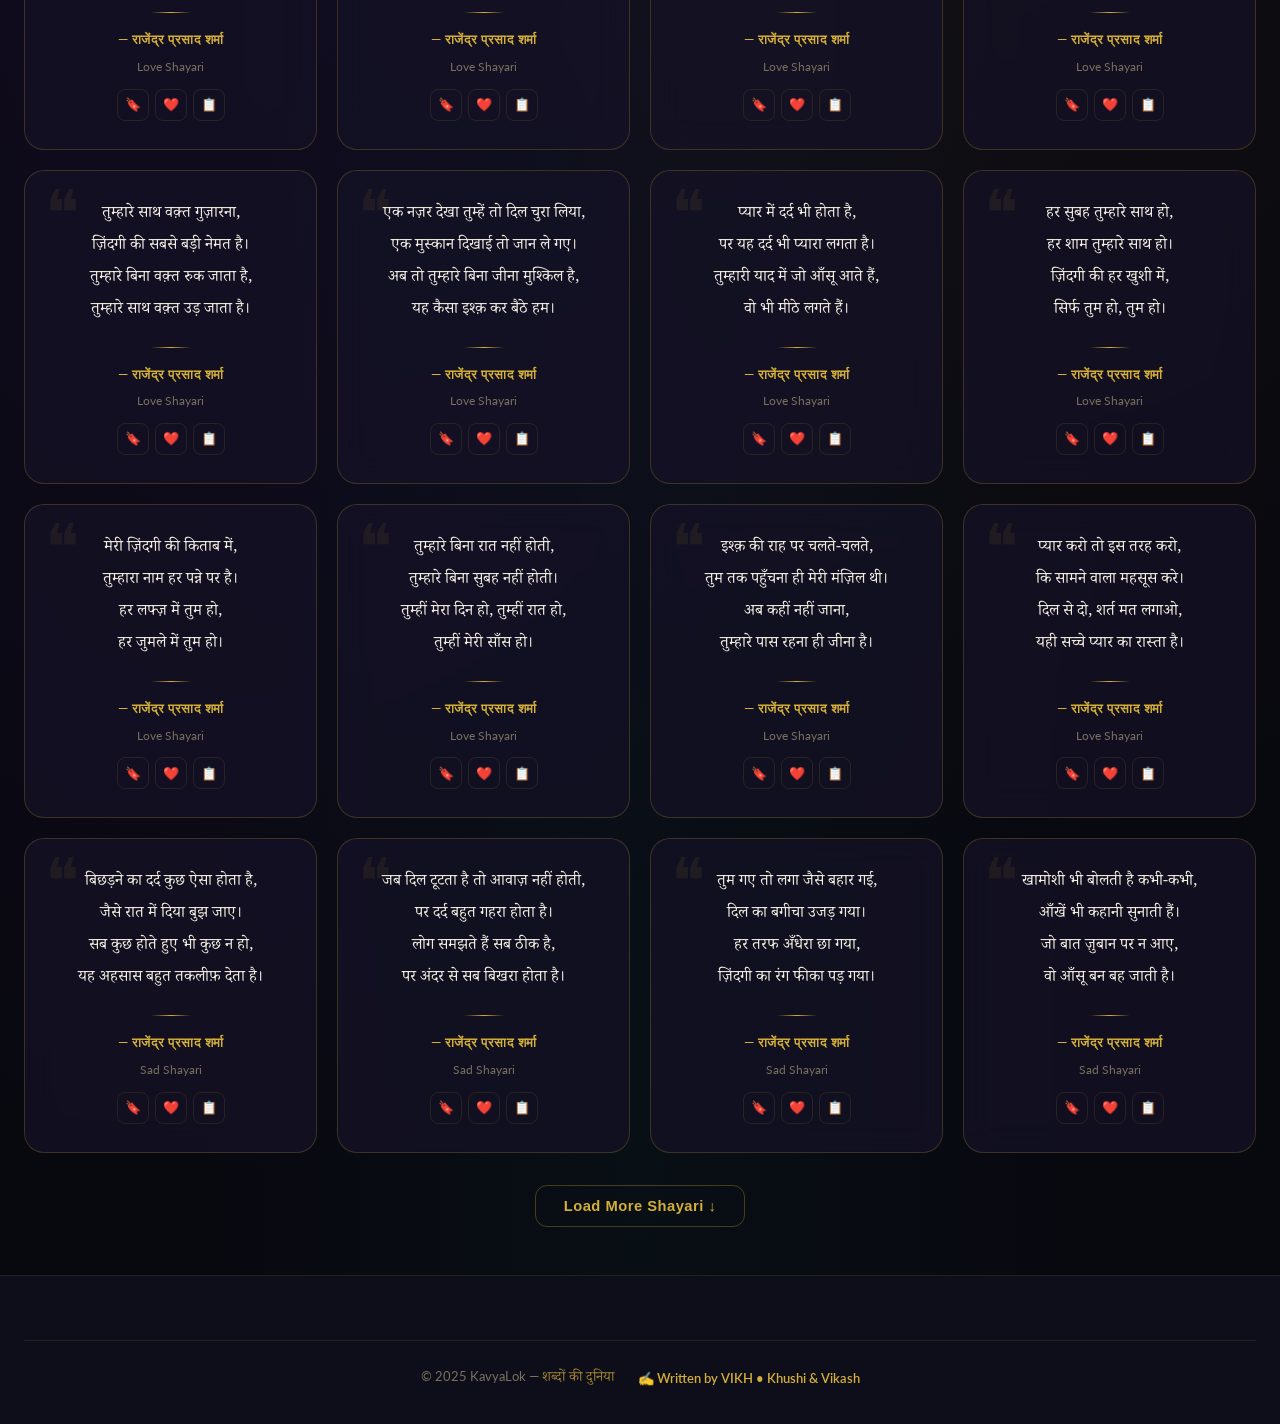
<file: shayari.html>
<!DOCTYPE html>
<html lang="hi-IN" data-theme="dark">
<head>
  <meta charset="UTF-8">
  <meta name="viewport" content="width=device-width, initial-scale=1.0">
  <title>Shayari · शायरी — KavyaLok</title>
  <meta name="description" content="200+ Hindi and English shayari on love, sad, friendship, attitude, motivation and more on KavyaLok.">
  <link rel="stylesheet" href="css/style.css">
  <link rel="icon" href="data:image/svg+xml,<svg xmlns='http://www.w3.org/2000/svg' viewBox='0 0 100 100'><text y='.9em' font-size='90'>📜</text></svg>">
</head>
<body class="bg-gradient-dark">

<div class="reading-progress-bar" id="readingProgressBar"></div>

<nav class="navbar" id="navbar">
  <div class="container navbar-inner">
    <a class="navbar-brand" href="index.html">
      <div class="brand-icon">📜</div>
      <div><span class="brand-name">KavyaLok</span><span class="brand-tagline">काव्य, कहानी और शायरी</span></div>
    </a>
    <ul class="nav-links">
      <li><a href="index.html">🏠 Home</a></li>
      <li><a href="poems.html">📖 Poems</a></li>
      <li><a href="stories.html">📚 Stories</a></li>
      <li><a href="shayari.html" class="active">✨ Shayari</a></li>
      <li><a href="categories.html">🏷️ Categories</a></li>
      <li><a href="about.html">👤 About</a></li>
      <li><a href="contact.html">📬 Contact</a></li>
    </ul>
    <div class="nav-actions"><button class="btn-icon" id="themeToggle">🌙</button></div>
    <button class="hamburger" id="hamburger" aria-label="Open menu"><span></span><span></span><span></span></button>
  </div>
</nav>
<div class="mobile-menu" id="mobileMenu">
  <a href="index.html">🏠 Home</a><a href="poems.html">📖 Poems</a><a href="stories.html">📚 Stories</a>
  <a href="shayari.html">✨ Shayari</a><a href="categories.html">🏷️ Categories</a>
  <a href="about.html">👤 About</a><a href="contact.html">📬 Contact</a>
</div>

<!-- PAGE HEADER -->
<div class="page-header">
  <span class="section-eyebrow">✨ Shayari</span>
  <h1 class="page-header-title gradient-text">Shayari · शायरी</h1>
  <p class="page-header-sub">200+ shayari — 100 Hindi, 100 English — Love, Sad, Attitude, Motivation & more</p>
  <div class="divider-gold" style="margin-top:20px"></div>
</div>

<!-- SEARCH + FILTERS -->
<section class="section-sm">
  <div class="container">
    <div class="search-wrap" style="margin-bottom:24px">
      <span class="search-icon">🔍</span>
      <input class="search-input" id="shayariSearch" type="search" placeholder="Search shayari…">
    </div>
    <div class="filter-bar" id="shLangFilter">
      <span style="color:var(--text-muted);font-size:.85rem;margin-right:4px">Language:</span>
      <button class="filter-tab active" data-filter="all">All</button>
      <button class="filter-tab" data-filter="hindi">🇮🇳 Hindi</button>
      <button class="filter-tab" data-filter="english">🇬🇧 English</button>
    </div>
    <div class="filter-bar" id="shCatFilter">
      <span style="color:var(--text-muted);font-size:.85rem;margin-right:4px">Category:</span>
      <button class="filter-tab active" data-filter="all">All</button>
      <button class="filter-tab" data-filter="Love Shayari">💕 Love</button>
      <button class="filter-tab" data-filter="Sad Shayari">💔 Sad</button>
      <button class="filter-tab" data-filter="Friendship Shayari">🤝 Friendship</button>
      <button class="filter-tab" data-filter="Attitude Shayari">😎 Attitude</button>
      <button class="filter-tab" data-filter="Motivational Shayari">⚡ Motivation</button>
      <button class="filter-tab" data-filter="Life Shayari">🌙 Life</button>
      <button class="filter-tab" data-filter="Emotional Shayari">💧 Emotional</button>
      <button class="filter-tab" data-filter="Heartbreak Shayari">💔 Heartbreak</button>
      <button class="filter-tab" data-filter="Romantic Shayari">🌹 Romantic</button>
      <button class="filter-tab" data-filter="Success Shayari">🏆 Success</button>
    </div>
    <p style="font-size:.82rem;color:var(--text-muted)" id="shayariCount"></p>
  </div>
</section>

<!-- SHAYARI GRID -->
<section class="section-sm" style="padding-top:0">
  <div class="container">
    <div class="grid-auto-sm" id="shayariGrid"></div>
    <div class="no-results hidden" id="shayariNoResults">
      <div class="no-results-icon">📭</div>
      <p class="no-results-text">No shayari found. Try a different search or filter.</p>
    </div>
    <div class="text-center mt-4" id="loadMoreWrap" style="display:none">
      <button class="btn btn-outline" id="loadMoreBtn">Load More Shayari ↓</button>
    </div>
  </div>
</section>

<footer class="footer">
  <div class="container">
    <div class="footer-bottom" style="justify-content:center;gap:24px;padding-top:24px;flex-wrap:wrap">
      <span>© 2025 KavyaLok — <span class="footer-bottom-hindi">शब्दों की दुनिया</span></span>
      <span style="color:var(--gold-main);font-weight:600">✍️ Written by VIKH &bull; Khushi &amp; Vikash</span>
    </div>
  </div>
</footer>
<div class="toast-container" id="toastContainer"></div>

<script src="js/poems.js"></script>
<script src="js/stories.js"></script>
<script src="js/shayari.js"></script>
<script src="js/admin-data.js"></script>
<script src="js/app.js"></script>
<script>
document.addEventListener('DOMContentLoaded', () => {
  const grid     = document.getElementById('shayariGrid');
  const noRes    = document.getElementById('shayariNoResults');
  const countEl  = document.getElementById('shayariCount');
  const loadWrap = document.getElementById('loadMoreWrap');
  const loadBtn  = document.getElementById('loadMoreBtn');
  const PAGE_SIZE = 24;
  let filters  = { lang: 'all', cat: 'all' };
  let query    = '';
  let page     = 1;
  let filtered = [];

  // URL param for category (from footer links)
  const urlCat = new URLSearchParams(location.search).get('cat');
  if (urlCat) {
    filters.cat = urlCat;
    document.querySelectorAll('#shCatFilter .filter-tab').forEach(t => {
      t.classList.toggle('active', t.dataset.filter === urlCat || (urlCat === 'all' && t.dataset.filter === 'all'));
    });
  }

  function render(reset = true) {
    if (reset) { page = 1; grid.innerHTML = ''; }
    const start = (page - 1) * PAGE_SIZE;
    const slice = filtered.slice(start, start + PAGE_SIZE);

    if (reset && !filtered.length) { noRes.classList.remove('hidden'); loadWrap.style.display = 'none'; countEl.textContent = ''; return; }
    noRes.classList.add('hidden');
    grid.insertAdjacentHTML('beforeend', slice.map(renderShayariCard).join(''));
    initScrollAnimations();
    const displayed = Math.min(page * PAGE_SIZE, filtered.length);
    countEl.textContent = `Showing ${displayed} of ${filtered.length} shayari`;
    loadWrap.style.display = filtered.length > page * PAGE_SIZE ? 'block' : 'none';
  }

  function applyFilters() {
    filtered = SHAYARI.filter(sh => {
      if (filters.lang !== 'all' && sh.lang !== filters.lang) return false;
      if (filters.cat  !== 'all' && sh.cat  !== filters.cat)  return false;
      if (query && !(sh.lines + sh.cat + sh.author).toLowerCase().includes(query)) return false;
      return true;
    });
    render(true);
  }

  loadBtn.addEventListener('click', () => { page++; render(false); });

  applyFilters();
  initSearch('shayariSearch', q => { query = q; applyFilters(); });
  initFilterTabs('shLangFilter', val => { filters.lang = val; applyFilters(); });
  initFilterTabs('shCatFilter',  val => { filters.cat  = val; applyFilters(); });
});
</script>
</body>
</html>
</file>
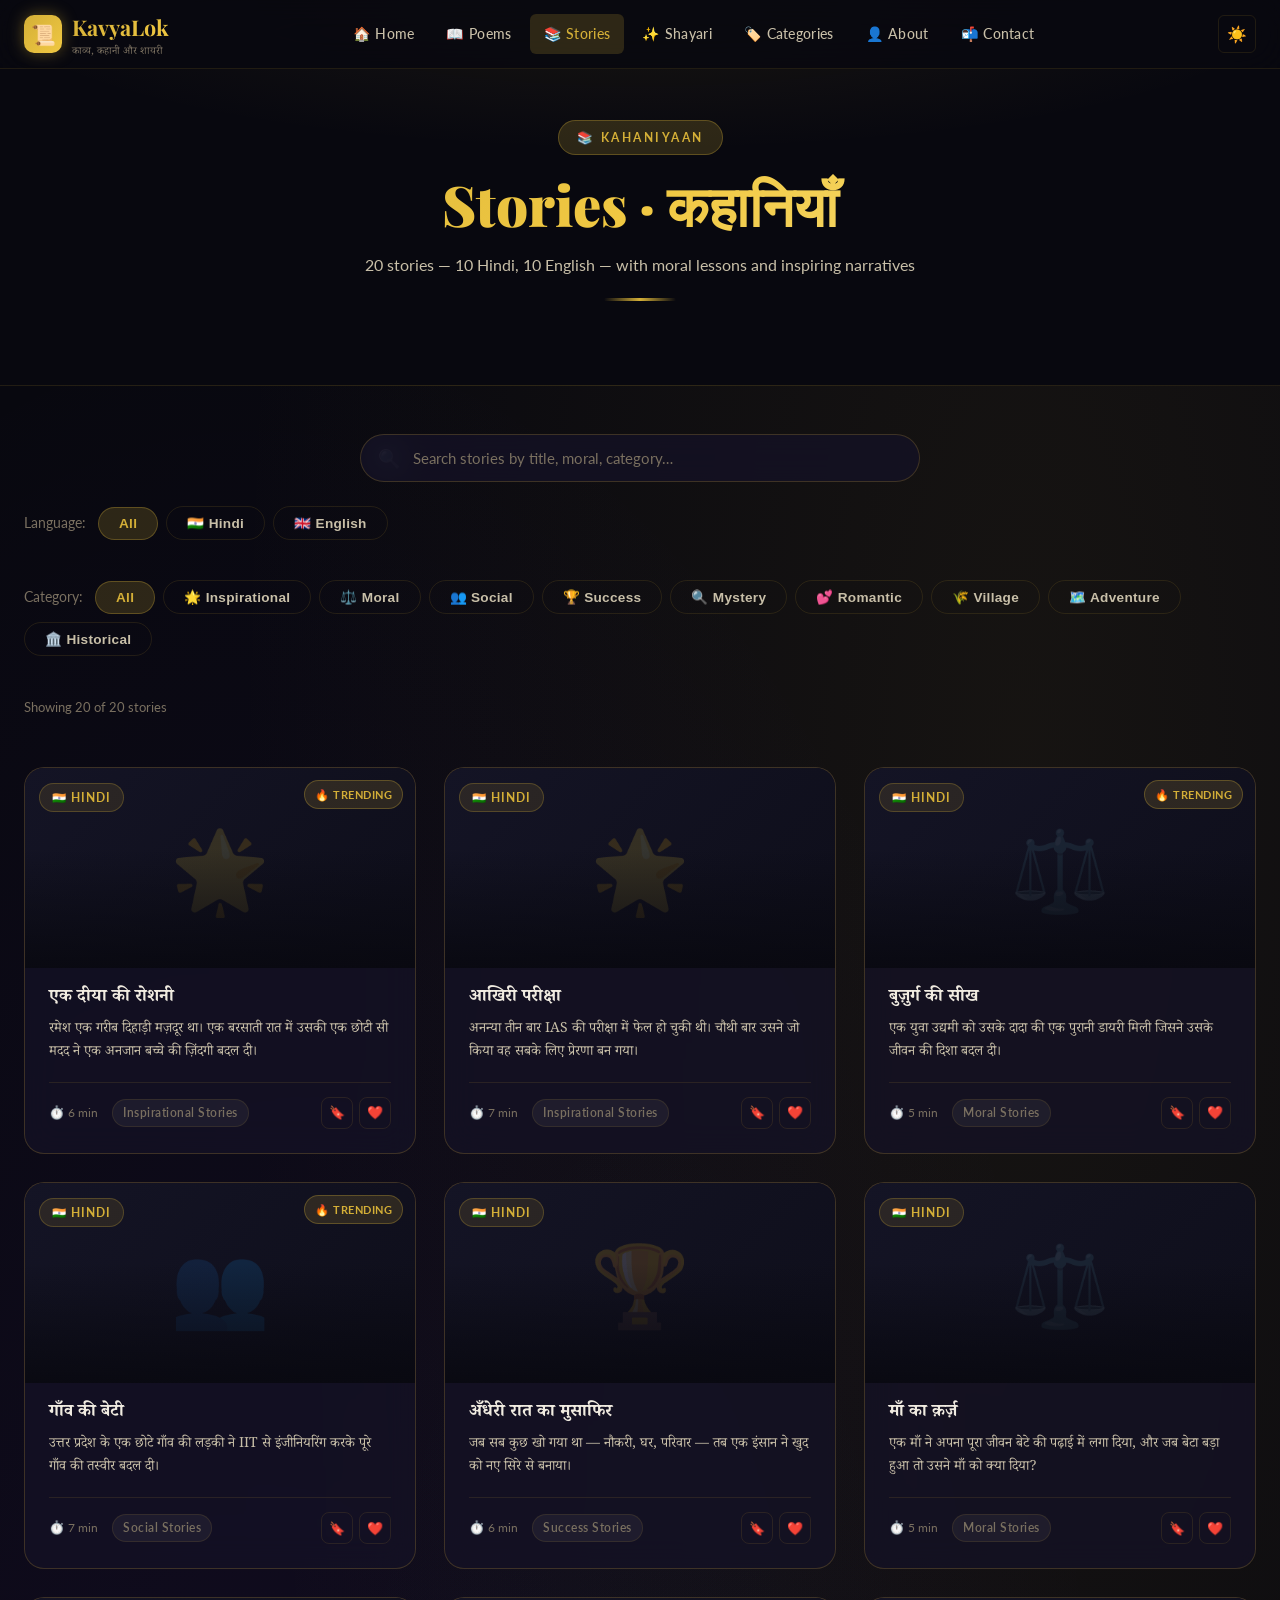
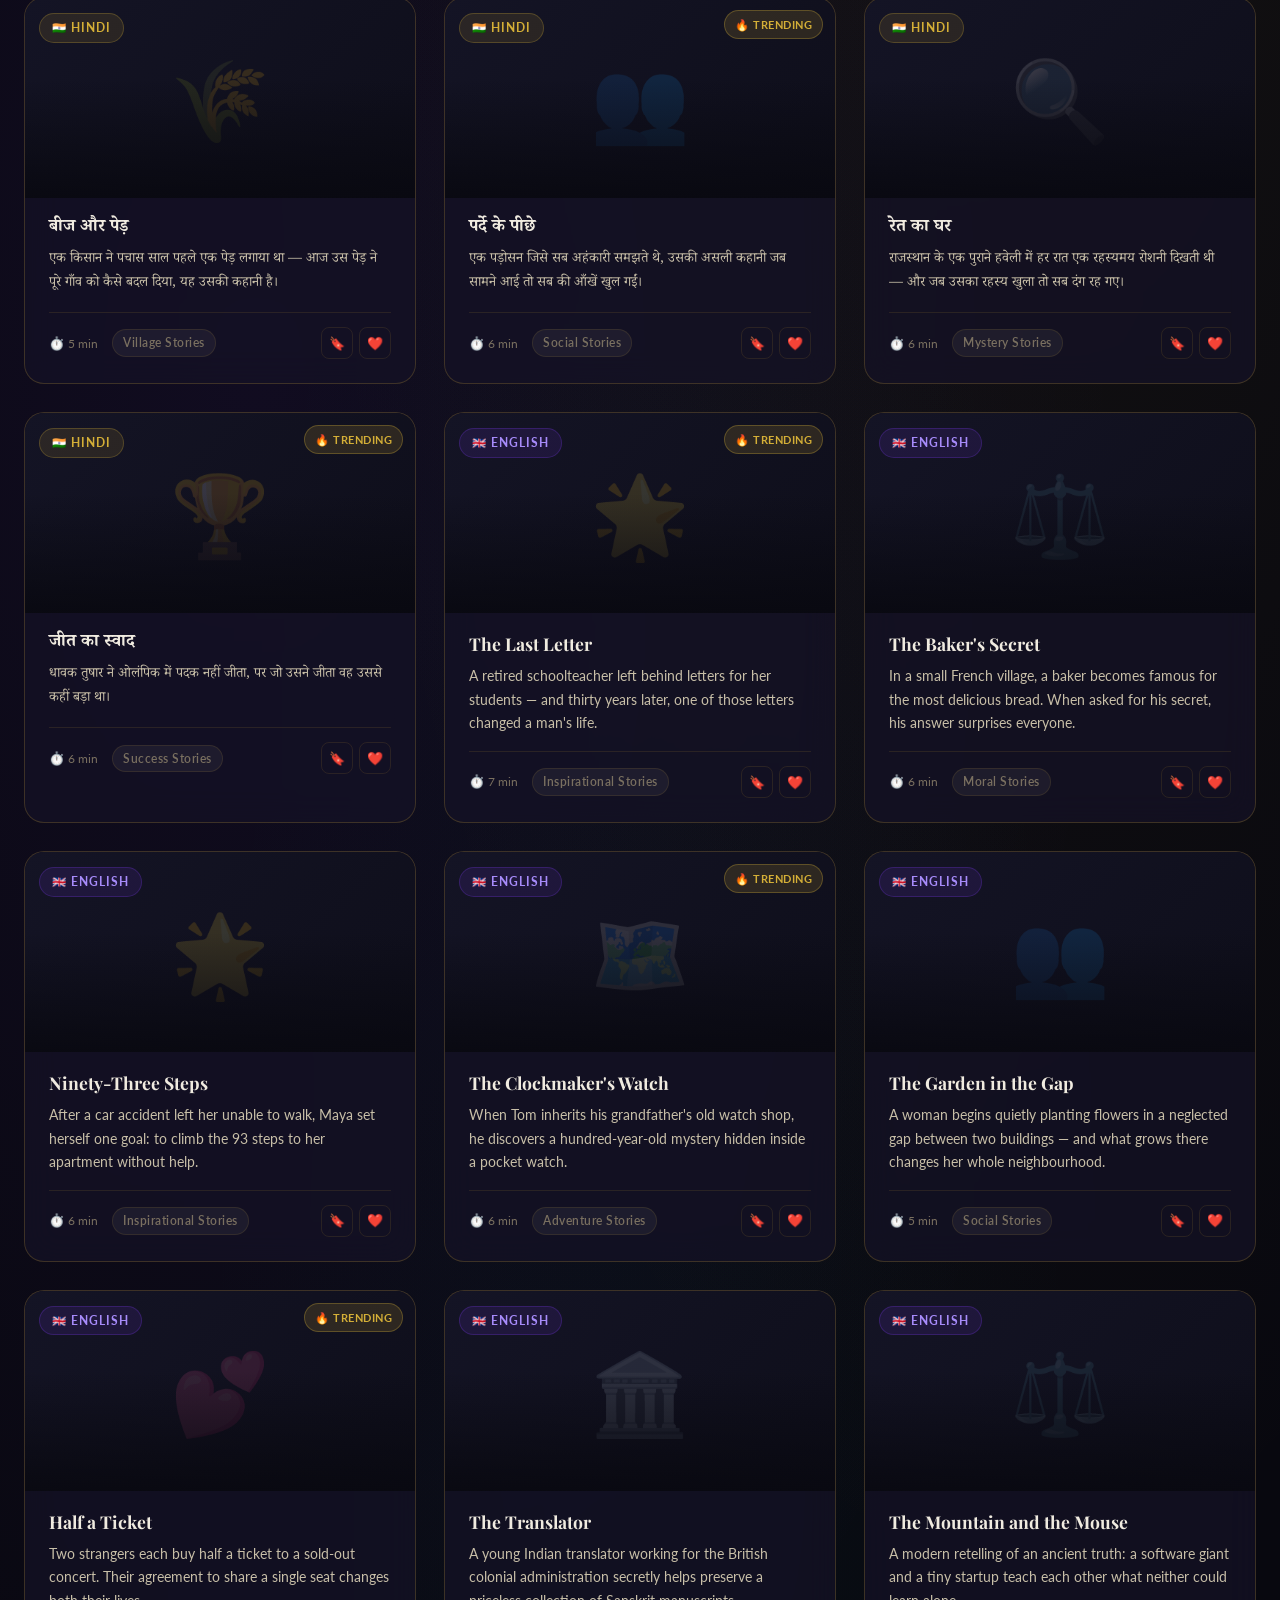
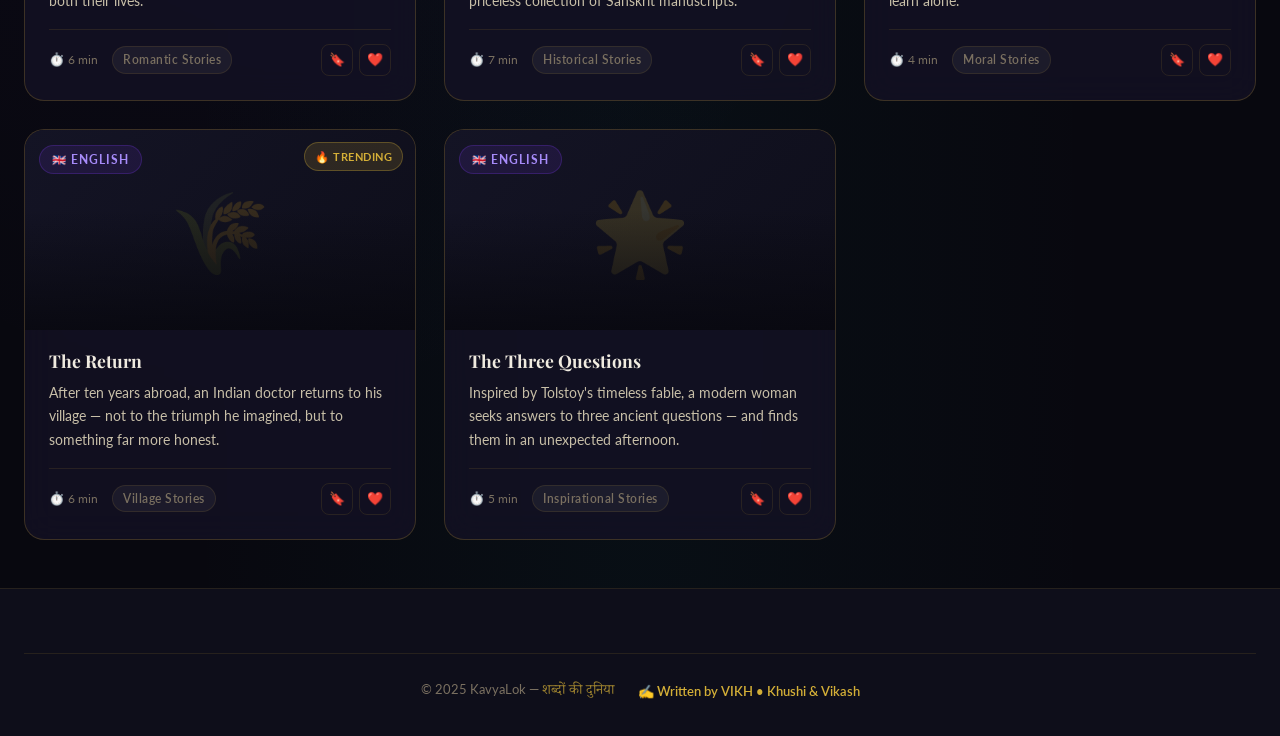
<file: stories.html>
<!DOCTYPE html>
<html lang="hi-IN" data-theme="dark">
<head>
  <meta charset="UTF-8">
  <meta name="viewport" content="width=device-width, initial-scale=1.0">
  <title>Stories · कहानियाँ — KavyaLok</title>
  <meta name="description" content="Read 20 inspiring Hindi and English stories on KavyaLok — moral, social, success, romantic, mystery and more.">
  <link rel="stylesheet" href="css/style.css">
  <link rel="icon" href="data:image/svg+xml,<svg xmlns='http://www.w3.org/2000/svg' viewBox='0 0 100 100'><text y='.9em' font-size='90'>📜</text></svg>">
</head>
<body class="bg-gradient-dark">

<div class="reading-progress-bar" id="readingProgressBar"></div>

<nav class="navbar" id="navbar">
  <div class="container navbar-inner">
    <a class="navbar-brand" href="index.html">
      <div class="brand-icon">📜</div>
      <div><span class="brand-name">KavyaLok</span><span class="brand-tagline">काव्य, कहानी और शायरी</span></div>
    </a>
    <ul class="nav-links">
      <li><a href="index.html">🏠 Home</a></li>
      <li><a href="poems.html">📖 Poems</a></li>
      <li><a href="stories.html" class="active">📚 Stories</a></li>
      <li><a href="shayari.html">✨ Shayari</a></li>
      <li><a href="categories.html">🏷️ Categories</a></li>
      <li><a href="about.html">👤 About</a></li>
      <li><a href="contact.html">📬 Contact</a></li>
    </ul>
    <div class="nav-actions"><button class="btn-icon" id="themeToggle">🌙</button></div>
    <button class="hamburger" id="hamburger" aria-label="Open menu"><span></span><span></span><span></span></button>
  </div>
</nav>
<div class="mobile-menu" id="mobileMenu">
  <a href="index.html">🏠 Home</a><a href="poems.html">📖 Poems</a><a href="stories.html">📚 Stories</a>
  <a href="shayari.html">✨ Shayari</a><a href="categories.html">🏷️ Categories</a>
  <a href="about.html">👤 About</a><a href="contact.html">📬 Contact</a>
</div>

<!-- PAGE HEADER -->
<div class="page-header">
  <span class="section-eyebrow">📚 Kahaniyaan</span>
  <h1 class="page-header-title gradient-text">Stories · कहानियाँ</h1>
  <p class="page-header-sub">20 stories — 10 Hindi, 10 English — with moral lessons and inspiring narratives</p>
  <div class="divider-gold" style="margin-top:20px"></div>
</div>

<!-- SEARCH + FILTERS -->
<section class="section-sm">
  <div class="container">
    <div class="search-wrap" style="margin-bottom:24px">
      <span class="search-icon">🔍</span>
      <input class="search-input" id="storySearch" type="search" placeholder="Search stories by title, moral, category…">
    </div>
    <div class="filter-bar" id="storyLangFilter">
      <span style="color:var(--text-muted);font-size:.85rem;margin-right:4px">Language:</span>
      <button class="filter-tab active" data-filter="all">All</button>
      <button class="filter-tab" data-filter="hindi">🇮🇳 Hindi</button>
      <button class="filter-tab" data-filter="english">🇬🇧 English</button>
    </div>
    <div class="filter-bar" id="storyCatFilter">
      <span style="color:var(--text-muted);font-size:.85rem;margin-right:4px">Category:</span>
      <button class="filter-tab active" data-filter="all">All</button>
      <button class="filter-tab" data-filter="Inspirational Stories">🌟 Inspirational</button>
      <button class="filter-tab" data-filter="Moral Stories">⚖️ Moral</button>
      <button class="filter-tab" data-filter="Social Stories">👥 Social</button>
      <button class="filter-tab" data-filter="Success Stories">🏆 Success</button>
      <button class="filter-tab" data-filter="Mystery Stories">🔍 Mystery</button>
      <button class="filter-tab" data-filter="Romantic Stories">💕 Romantic</button>
      <button class="filter-tab" data-filter="Village Stories">🌾 Village</button>
      <button class="filter-tab" data-filter="Adventure Stories">🗺️ Adventure</button>
      <button class="filter-tab" data-filter="Historical Stories">🏛️ Historical</button>
    </div>
    <p style="font-size:.82rem;color:var(--text-muted)" id="storyCount"></p>
  </div>
</section>

<!-- STORIES GRID -->
<section class="section-sm" style="padding-top:0">
  <div class="container">
    <div class="grid-3" id="storiesGrid"></div>
    <div class="no-results hidden" id="storiesNoResults">
      <div class="no-results-icon">📭</div>
      <p class="no-results-text">No stories found. Try a different search or filter.</p>
    </div>
  </div>
</section>

<footer class="footer">
  <div class="container">
    <div class="footer-bottom" style="justify-content:center;gap:24px;padding-top:24px;flex-wrap:wrap">
      <span>© 2025 KavyaLok — <span class="footer-bottom-hindi">शब्दों की दुनिया</span></span>
      <span style="color:var(--gold-main);font-weight:600">✍️ Written by VIKH &bull; Khushi &amp; Vikash</span>
    </div>
  </div>
</footer>
<div class="toast-container" id="toastContainer"></div>

<script src="js/poems.js"></script>
<script src="js/stories.js"></script>
<script src="js/shayari.js"></script>
<script src="js/admin-data.js"></script>
<script src="js/app.js"></script>
<script>
document.addEventListener('DOMContentLoaded', () => {
  const grid  = document.getElementById('storiesGrid');
  const noRes = document.getElementById('storiesNoResults');
  const count = document.getElementById('storyCount');
  let filters = { lang: 'all', cat: 'all' };
  let query   = '';

  function render() {
    const filtered = filterItems(STORIES, query, filters);
    count.textContent = `Showing ${filtered.length} of ${STORIES.length} stories`;
    if (!filtered.length) { grid.innerHTML = ''; noRes.classList.remove('hidden'); }
    else { noRes.classList.add('hidden'); grid.innerHTML = filtered.map(renderStoryCard).join(''); initScrollAnimations(); }
  }

  const urlQ = new URLSearchParams(location.search).get('q');
  if (urlQ) { document.getElementById('storySearch').value = urlQ; query = urlQ.toLowerCase(); }
  const urlCat = new URLSearchParams(location.search).get('cat');
  if (urlCat) { filters.cat = urlCat; const btn = document.querySelector('#storyCatFilter [data-filter="' + urlCat + '"]'); if (btn) { document.querySelectorAll('#storyCatFilter .filter-tab').forEach(b => b.classList.remove('active')); btn.classList.add('active'); } }
  render();
  initSearch('storySearch', q => { query = q; render(); });
  initFilterTabs('storyLangFilter', val => { filters.lang = val; render(); });
  initFilterTabs('storyCatFilter',  val => { filters.cat  = val; render(); });
});
</script>
</body>
</html>
</file>
<file: css/style.css>
/* ===================================================
   KavyaLok — Premium Literary Website
   Dark + Gold Theme | Glassmorphism | Animations
   =================================================== */

/* ---------- Google Fonts ---------- */
@import url('https://fonts.googleapis.com/css2?family=Playfair+Display:ital,wght@0,400;0,600;0,700;0,900;1,400;1,600&family=Lato:wght@300;400;700&family=Noto+Sans+Devanagari:wght@300;400;500;600;700&family=Noto+Serif+Devanagari:wght@400;600;700&family=Cormorant+Garamond:ital,wght@0,400;0,600;1,400;1,600&display=swap');

/* ---------- CSS Variables ---------- */
:root {
  --bg-primary:    #08080f;
  --bg-secondary:  #0e0e1a;
  --bg-tertiary:   #141425;
  --bg-card:       rgba(20, 18, 38, 0.75);
  --bg-card-hover: rgba(30, 27, 55, 0.90);

  --gold-deep:    #b8860b;
  --gold-main:    #d4af37;
  --gold-light:   #f0c842;
  --gold-pale:    #fde68a;
  --gold-glow:    rgba(212, 175, 55, 0.18);
  --gold-border:  rgba(212, 175, 55, 0.30);

  --text-primary:   #f0ebe0;
  --text-secondary: #c8bfa8;
  --text-muted:     #7a7060;
  --text-hindi:     #ede6d5;

  --accent-purple: #7c3aed;
  --accent-rose:   #e11d48;
  --accent-teal:   #0d9488;

  --border-subtle: rgba(212, 175, 55, 0.12);
  --border-card:   rgba(212, 175, 55, 0.22);

  --shadow-gold:   0 0 40px rgba(212, 175, 55, 0.12);
  --shadow-card:   0 8px 32px rgba(0, 0, 0, 0.5);
  --shadow-hover:  0 16px 48px rgba(0, 0, 0, 0.65), 0 0 30px rgba(212, 175, 55, 0.15);

  --radius-sm:  6px;
  --radius-md:  12px;
  --radius-lg:  20px;
  --radius-xl:  32px;

  --transition: all 0.35s cubic-bezier(0.4, 0, 0.2, 1);
  --transition-fast: all 0.18s ease;

  --font-english: 'Playfair Display', 'Cormorant Garamond', Georgia, serif;
  --font-hindi:   'Noto Serif Devanagari', 'Noto Sans Devanagari', serif;
  --font-body:    'Lato', sans-serif;
  --font-devanagari: 'Noto Sans Devanagari', sans-serif;
}

/* Light Mode */
[data-theme="light"] {
  --bg-primary:    #faf8f2;
  --bg-secondary:  #f2ede0;
  --bg-tertiary:   #e8e0cc;
  --bg-card:       rgba(255, 252, 245, 0.95);
  --bg-card-hover: rgba(255, 250, 235, 1);
  --text-primary:   #1a1510;
  --text-secondary: #3d3020;
  --text-muted:     #8a7860;
  --text-hindi:     #2a2010;
  --border-subtle: rgba(180, 140, 20, 0.18);
  --border-card:   rgba(180, 140, 20, 0.30);
  --shadow-card:   0 8px 32px rgba(0, 0, 0, 0.12);
  --shadow-hover:  0 16px 48px rgba(0, 0, 0, 0.18), 0 0 24px rgba(180, 140, 20, 0.12);
  --gold-main:     #a06800;
  --gold-light:    #b87a00;
  --gold-deep:     #7a4e00;
  --gold-pale:     #c8940a;
  --gold-border:   rgba(160, 104, 0, 0.35);
  --gold-glow:     rgba(160, 104, 0, 0.10);
}

/* ---------- Reset & Base ---------- */
*, *::before, *::after { box-sizing: border-box; margin: 0; padding: 0; }

html { scroll-behavior: smooth; font-size: 16px; }

body {
  background-color: var(--bg-primary);
  color: var(--text-primary);
  font-family: var(--font-body);
  line-height: 1.7;
  overflow-x: hidden;
  transition: background-color 0.4s ease, color 0.4s ease;
}

/* Scrollbar */
::-webkit-scrollbar { width: 6px; }
::-webkit-scrollbar-track { background: var(--bg-secondary); }
::-webkit-scrollbar-thumb { background: var(--gold-deep); border-radius: 3px; }
::-webkit-scrollbar-thumb:hover { background: var(--gold-main); }

/* Selection */
::selection { background: rgba(212, 175, 55, 0.25); color: var(--gold-light); }

/* ---------- Typography ---------- */
h1, h2, h3 { font-family: var(--font-english); font-weight: 700; line-height: 1.25; }
h4, h5, h6 { font-family: var(--font-english); font-weight: 600; }

.hindi, .lang-hindi { font-family: var(--font-hindi) !important; color: var(--text-hindi); }
.english { font-family: var(--font-english); }

.gradient-text {
  background: linear-gradient(135deg, var(--gold-main) 0%, var(--gold-light) 50%, var(--gold-pale) 100%);
  -webkit-background-clip: text;
  -webkit-text-fill-color: transparent;
  background-clip: text;
}

.gradient-text-purple {
  background: linear-gradient(135deg, #a855f7 0%, var(--gold-main) 100%);
  -webkit-background-clip: text;
  -webkit-text-fill-color: transparent;
  background-clip: text;
}

/* ---------- Layout ---------- */
.container { max-width: 1280px; margin: 0 auto; padding: 0 24px; }
.container-sm { max-width: 900px; margin: 0 auto; padding: 0 24px; }
.section { padding: 80px 0; }
.section-sm { padding: 48px 0; }

/* ---------- Gradient Backgrounds ---------- */
.bg-gradient-dark {
  background: radial-gradient(ellipse at 20% 50%, rgba(124, 58, 237, 0.08) 0%, transparent 60%),
              radial-gradient(ellipse at 80% 20%, rgba(212, 175, 55, 0.07) 0%, transparent 55%),
              radial-gradient(ellipse at 50% 90%, rgba(13, 148, 136, 0.05) 0%, transparent 50%),
              var(--bg-primary);
}

/* ---------- Navbar ---------- */
.navbar {
  position: fixed;
  top: 0; left: 0; right: 0;
  z-index: 1000;
  padding: 0;
  background: rgba(8, 8, 15, 0.88);
  backdrop-filter: blur(20px) saturate(1.5);
  -webkit-backdrop-filter: blur(20px) saturate(1.5);
  border-bottom: 1px solid var(--border-subtle);
  transition: var(--transition);
}

[data-theme="light"] .navbar {
  background: rgba(250, 248, 242, 0.92);
}

.navbar-scrolled {
  box-shadow: 0 4px 24px rgba(0,0,0,0.35), 0 0 0 1px var(--border-subtle);
}

.navbar-inner {
  display: flex;
  align-items: center;
  justify-content: space-between;
  height: 68px;
  gap: 24px;
}

.navbar-brand {
  display: flex;
  align-items: center;
  gap: 10px;
  text-decoration: none;
  flex-shrink: 0;
}

.brand-icon {
  width: 38px; height: 38px;
  background: linear-gradient(135deg, var(--gold-main), var(--gold-light));
  border-radius: 10px;
  display: flex; align-items: center; justify-content: center;
  font-size: 20px;
  box-shadow: 0 0 16px rgba(212,175,55,0.4);
}

.brand-name {
  font-family: var(--font-english);
  font-size: 1.35rem;
  font-weight: 700;
  background: linear-gradient(135deg, var(--gold-main), var(--gold-light));
  -webkit-background-clip: text;
  -webkit-text-fill-color: transparent;
  background-clip: text;
}

.brand-tagline {
  font-family: var(--font-hindi);
  font-size: 0.65rem;
  color: var(--text-muted);
  display: block;
  line-height: 1;
  margin-top: 2px;
}

.nav-links {
  display: flex;
  align-items: center;
  gap: 4px;
  list-style: none;
}

.nav-links a {
  display: flex;
  align-items: center;
  gap: 6px;
  padding: 8px 14px;
  border-radius: var(--radius-sm);
  text-decoration: none;
  color: var(--text-secondary);
  font-size: 0.88rem;
  font-weight: 500;
  letter-spacing: 0.3px;
  transition: var(--transition-fast);
}

.nav-links a:hover,
.nav-links a.active {
  color: var(--gold-main);
  background: var(--gold-glow);
}

.nav-actions {
  display: flex;
  align-items: center;
  gap: 8px;
  flex-shrink: 0;
}

.btn-icon {
  width: 38px; height: 38px;
  display: flex; align-items: center; justify-content: center;
  border-radius: var(--radius-sm);
  border: 1px solid var(--border-subtle);
  background: transparent;
  color: var(--text-secondary);
  cursor: pointer;
  font-size: 16px;
  transition: var(--transition-fast);
}

.btn-icon:hover {
  border-color: var(--gold-border);
  color: var(--gold-main);
  background: var(--gold-glow);
}

/* Hamburger */
.hamburger {
  display: none;
  flex-direction: column;
  gap: 5px;
  cursor: pointer;
  padding: 8px;
  background: none;
  border: none;
}

.hamburger span {
  display: block;
  width: 22px; height: 2px;
  background: var(--text-secondary);
  border-radius: 2px;
  transition: var(--transition-fast);
}

/* Mobile Menu */
.mobile-menu {
  display: none;
  position: fixed;
  top: 68px; left: 0; right: 0; bottom: 0;
  background: rgba(8, 8, 15, 0.97);
  backdrop-filter: blur(20px);
  z-index: 999;
  padding: 32px 24px;
  flex-direction: column;
  gap: 8px;
  overflow-y: auto;
}

.mobile-menu.open { display: flex; }
[data-theme="light"] .mobile-menu { background: rgba(250, 248, 242, 0.98); }

.mobile-menu a {
  display: block;
  padding: 14px 16px;
  border-radius: var(--radius-md);
  text-decoration: none;
  color: var(--text-primary);
  font-size: 1.1rem;
  font-family: var(--font-english);
  border: 1px solid var(--border-subtle);
  transition: var(--transition-fast);
}

.mobile-menu a:hover { color: var(--gold-main); border-color: var(--gold-border); background: var(--gold-glow); }

/* ---------- Buttons ---------- */
.btn {
  display: inline-flex;
  align-items: center;
  gap: 8px;
  padding: 12px 28px;
  border-radius: var(--radius-md);
  font-size: 0.92rem;
  font-weight: 600;
  letter-spacing: 0.5px;
  cursor: pointer;
  border: none;
  text-decoration: none;
  transition: var(--transition);
  position: relative;
  overflow: hidden;
}

.btn::after {
  content: '';
  position: absolute;
  inset: 0;
  background: rgba(255,255,255,0.08);
  opacity: 0;
  transition: opacity 0.2s;
}

.btn:hover::after { opacity: 1; }

.btn-primary {
  background: linear-gradient(135deg, var(--gold-deep), var(--gold-main), var(--gold-light));
  color: #0a0a0f;
  box-shadow: 0 4px 20px rgba(212, 175, 55, 0.4);
}

.btn-primary:hover {
  box-shadow: 0 6px 28px rgba(212, 175, 55, 0.55);
  transform: translateY(-2px);
}

.btn-outline {
  background: transparent;
  border: 1px solid var(--gold-border);
  color: var(--gold-main);
}

.btn-outline:hover {
  background: var(--gold-glow);
  border-color: var(--gold-main);
  transform: translateY(-2px);
}

.btn-ghost {
  background: transparent;
  color: var(--text-secondary);
  padding: 10px 16px;
}

.btn-ghost:hover { color: var(--gold-main); background: var(--gold-glow); }

.btn-sm { padding: 8px 18px; font-size: 0.82rem; }
.btn-lg { padding: 16px 40px; font-size: 1rem; }

/* ---------- Cards ---------- */
.card {
  background: var(--bg-card);
  border: 1px solid var(--border-card);
  border-radius: var(--radius-lg);
  backdrop-filter: blur(16px) saturate(1.4);
  -webkit-backdrop-filter: blur(16px) saturate(1.4);
  box-shadow: var(--shadow-card);
  transition: var(--transition);
  overflow: hidden;
}

.card:hover {
  box-shadow: var(--shadow-hover);
  border-color: rgba(212, 175, 55, 0.4);
  transform: translateY(-4px);
}

.card-glass {
  background: rgba(255, 255, 255, 0.03);
  border: 1px solid rgba(255, 255, 255, 0.07);
  border-radius: var(--radius-lg);
  backdrop-filter: blur(20px);
}

[data-theme="light"] .card-glass {
  background: rgba(255, 255, 255, 0.7);
  border: 1px solid rgba(180, 140, 20, 0.2);
}

/* ---------- Hero Section ---------- */
.hero {
  min-height: 100vh;
  display: flex;
  align-items: center;
  justify-content: center;
  text-align: center;
  position: relative;
  overflow: hidden;
  padding: 120px 24px 80px;
}

.hero-bg {
  position: absolute;
  inset: 0;
  background:
    radial-gradient(ellipse 80% 60% at 50% 0%, rgba(212, 175, 55, 0.10) 0%, transparent 65%),
    radial-gradient(ellipse 60% 80% at 20% 80%, rgba(124, 58, 237, 0.10) 0%, transparent 55%),
    radial-gradient(ellipse 50% 60% at 80% 60%, rgba(13, 148, 136, 0.07) 0%, transparent 50%);
  pointer-events: none;
}

.hero-particles {
  position: absolute;
  inset: 0;
  pointer-events: none;
  overflow: hidden;
}

.particle {
  position: absolute;
  width: 3px; height: 3px;
  background: var(--gold-main);
  border-radius: 50%;
  opacity: 0;
  animation: floatParticle linear infinite;
}

@keyframes floatParticle {
  0%   { opacity: 0; transform: translateY(100vh) rotate(0deg); }
  10%  { opacity: 0.6; }
  90%  { opacity: 0.3; }
  100% { opacity: 0; transform: translateY(-10vh) rotate(720deg); }
}

.hero-badge {
  display: inline-flex;
  align-items: center;
  gap: 8px;
  padding: 8px 20px;
  border-radius: 100px;
  background: var(--gold-glow);
  border: 1px solid var(--gold-border);
  color: var(--gold-main);
  font-size: 0.82rem;
  font-weight: 600;
  letter-spacing: 1.5px;
  text-transform: uppercase;
  margin-bottom: 28px;
  animation: fadeInDown 0.8s ease both;
}

.hero-title {
  font-size: clamp(2.8rem, 7vw, 5.5rem);
  font-weight: 900;
  line-height: 1.1;
  margin-bottom: 8px;
  animation: fadeInUp 0.9s ease 0.15s both;
}

.hero-title-hindi {
  font-family: var(--font-hindi);
  font-size: clamp(1.6rem, 4vw, 2.8rem);
  color: var(--text-secondary);
  font-weight: 400;
  margin-bottom: 28px;
  display: block;
  animation: fadeInUp 0.9s ease 0.25s both;
}

.hero-quote {
  max-width: 720px;
  margin: 0 auto 40px;
  font-family: var(--font-english);
  font-style: italic;
  font-size: clamp(1rem, 2.5vw, 1.3rem);
  color: var(--text-secondary);
  line-height: 1.8;
  animation: fadeInUp 0.9s ease 0.35s both;
}

.hero-quote::before { content: '\201C'; font-size: 3rem; color: var(--gold-main); line-height: 0; vertical-align: -0.4em; margin-right: 4px; }
.hero-quote::after  { content: '\201D'; font-size: 3rem; color: var(--gold-main); line-height: 0; vertical-align: -0.4em; margin-left: 4px; }

.hero-actions {
  display: flex;
  gap: 16px;
  justify-content: center;
  flex-wrap: wrap;
  animation: fadeInUp 0.9s ease 0.45s both;
}

.hero-stats {
  display: flex;
  gap: 48px;
  justify-content: center;
  margin-top: 64px;
  flex-wrap: wrap;
  animation: fadeInUp 0.9s ease 0.55s both;
}

.hero-stat { text-align: center; }
.hero-stat-num {
  font-family: var(--font-english);
  font-size: 2.2rem;
  font-weight: 700;
  background: linear-gradient(135deg, var(--gold-main), var(--gold-light));
  -webkit-background-clip: text;
  -webkit-text-fill-color: transparent;
  background-clip: text;
  display: block;
}

.hero-stat-label {
  font-size: 0.82rem;
  color: var(--text-muted);
  letter-spacing: 0.5px;
  text-transform: uppercase;
}

/* Typewriter */
.typewriter { display: inline; }
.typewriter-cursor {
  display: inline-block;
  width: 3px;
  height: 1em;
  background: var(--gold-main);
  margin-left: 3px;
  vertical-align: middle;
  animation: blink 1s step-end infinite;
}

@keyframes blink { 50% { opacity: 0; } }

/* ---------- Section Headers ---------- */
.section-header { text-align: center; margin-bottom: 56px; }

.section-eyebrow {
  display: inline-block;
  font-size: 0.78rem;
  font-weight: 700;
  letter-spacing: 2.5px;
  text-transform: uppercase;
  color: var(--gold-main);
  margin-bottom: 14px;
  padding: 6px 18px;
  border-radius: 100px;
  background: var(--gold-glow);
  border: 1px solid var(--gold-border);
}

.section-title {
  font-size: clamp(1.8rem, 4vw, 2.8rem);
  font-weight: 700;
  margin-bottom: 14px;
}

.section-subtitle {
  font-size: 1rem;
  color: var(--text-secondary);
  max-width: 580px;
  margin: 0 auto;
  line-height: 1.7;
}

.divider-gold {
  width: 72px;
  height: 3px;
  background: linear-gradient(90deg, transparent, var(--gold-main), transparent);
  margin: 20px auto;
  border-radius: 2px;
}

/* ---------- Grid Layouts ---------- */
.grid-2 { display: grid; grid-template-columns: repeat(2, 1fr); gap: 28px; }
.grid-3 { display: grid; grid-template-columns: repeat(3, 1fr); gap: 28px; }
.grid-4 { display: grid; grid-template-columns: repeat(4, 1fr); gap: 24px; }
.grid-auto { display: grid; grid-template-columns: repeat(auto-fill, minmax(300px, 1fr)); gap: 28px; }
.grid-auto-sm { display: grid; grid-template-columns: repeat(auto-fill, minmax(240px, 1fr)); gap: 20px; }

/* ---------- Poem Card ---------- */
.poem-card {
  background: var(--bg-card);
  border: 1px solid var(--border-card);
  border-radius: var(--radius-lg);
  padding: 28px;
  transition: var(--transition);
  position: relative;
  overflow: hidden;
  cursor: pointer;
  backdrop-filter: blur(16px);
}

.poem-card::before {
  content: '';
  position: absolute;
  top: 0; left: 0; right: 0;
  height: 3px;
  background: linear-gradient(90deg, var(--gold-deep), var(--gold-main), var(--gold-light));
  opacity: 0;
  transition: opacity 0.3s;
}

.poem-card:hover { box-shadow: var(--shadow-hover); transform: translateY(-5px); border-color: var(--gold-border); }
.poem-card:hover::before { opacity: 1; }

.poem-card-lang {
  display: inline-flex;
  align-items: center;
  gap: 5px;
  padding: 4px 12px;
  border-radius: 100px;
  font-size: 0.72rem;
  font-weight: 700;
  letter-spacing: 1px;
  text-transform: uppercase;
  margin-bottom: 14px;
}

.lang-hi { background: rgba(212, 175, 55, 0.12); color: var(--gold-main); border: 1px solid rgba(212,175,55,0.25); }
.lang-en { background: rgba(124, 58, 237, 0.12); color: #a78bfa; border: 1px solid rgba(124,58,237,0.25); }

.poem-card-title {
  font-family: var(--font-english);
  font-size: 1.2rem;
  font-weight: 700;
  color: var(--text-primary);
  margin-bottom: 6px;
  line-height: 1.3;
}

.poem-card-title.hindi { font-family: var(--font-hindi); font-size: 1.15rem; }

.poem-card-author {
  font-size: 0.82rem;
  color: var(--gold-main);
  margin-bottom: 14px;
  display: flex;
  align-items: center;
  gap: 6px;
}

.poem-card-excerpt {
  font-size: 0.9rem;
  color: var(--text-secondary);
  line-height: 1.8;
  margin-bottom: 18px;
  display: -webkit-box;
  -webkit-line-clamp: 4;
  -webkit-box-orient: vertical;
  overflow: hidden;
}

.poem-card-excerpt.hindi { font-family: var(--font-hindi); font-size: 0.88rem; }

.poem-card-footer {
  display: flex;
  align-items: center;
  justify-content: space-between;
  padding-top: 14px;
  border-top: 1px solid var(--border-subtle);
}

.poem-card-meta {
  display: flex;
  align-items: center;
  gap: 14px;
  font-size: 0.78rem;
  color: var(--text-muted);
}

.meta-item { display: flex; align-items: center; gap: 4px; }

.poem-card-actions { display: flex; gap: 6px; }

.action-btn {
  width: 32px; height: 32px;
  display: flex; align-items: center; justify-content: center;
  border-radius: 8px;
  border: 1px solid var(--border-subtle);
  background: transparent;
  color: var(--text-muted);
  cursor: pointer;
  font-size: 13px;
  transition: var(--transition-fast);
}

.action-btn:hover { border-color: var(--gold-border); color: var(--gold-main); background: var(--gold-glow); }
.action-btn.active { background: var(--gold-glow); color: var(--gold-main); border-color: var(--gold-border); }

/* Category badge */
.cat-badge {
  display: inline-block;
  padding: 3px 10px;
  border-radius: 100px;
  font-size: 0.72rem;
  font-weight: 600;
  letter-spacing: 0.5px;
  background: rgba(255,255,255,0.05);
  border: 1px solid var(--border-subtle);
  color: var(--text-muted);
  transition: var(--transition-fast);
}

.cat-badge:hover { color: var(--gold-main); border-color: var(--gold-border); background: var(--gold-glow); }

/* ---------- Story Card ---------- */
.story-card {
  background: var(--bg-card);
  border: 1px solid var(--border-card);
  border-radius: var(--radius-lg);
  overflow: hidden;
  transition: var(--transition);
  cursor: pointer;
  backdrop-filter: blur(16px);
}

.story-card:hover { box-shadow: var(--shadow-hover); transform: translateY(-5px); border-color: var(--gold-border); }

.story-card-cover {
  height: 200px;
  position: relative;
  overflow: hidden;
  background: linear-gradient(135deg, var(--bg-tertiary), var(--bg-secondary));
}

.story-card-cover-bg {
  position: absolute;
  inset: 0;
  display: flex;
  align-items: center;
  justify-content: center;
  font-size: 5rem;
  opacity: 0.15;
}

.story-card-cover-overlay {
  position: absolute;
  inset: 0;
  background: linear-gradient(to top, rgba(8,8,15,0.85) 0%, transparent 60%);
}

.story-card-cover-tag {
  position: absolute;
  top: 14px; left: 14px;
}

.story-card-body { padding: 20px 24px 24px; }

.story-card-title {
  font-family: var(--font-english);
  font-size: 1.1rem;
  font-weight: 700;
  margin-bottom: 8px;
  line-height: 1.3;
  color: var(--text-primary);
}

.story-card-title.hindi { font-family: var(--font-hindi); }

.story-card-summary {
  font-size: 0.87rem;
  color: var(--text-secondary);
  line-height: 1.7;
  margin-bottom: 16px;
  display: -webkit-box;
  -webkit-line-clamp: 3;
  -webkit-box-orient: vertical;
  overflow: hidden;
}

.story-card-summary.hindi { font-family: var(--font-hindi); }

/* ---------- Shayari Card ---------- */
.shayari-card {
  background: var(--bg-card);
  border: 1px solid var(--border-card);
  border-radius: var(--radius-lg);
  padding: 28px;
  text-align: center;
  transition: var(--transition);
  position: relative;
  overflow: hidden;
  backdrop-filter: blur(16px);
}

.shayari-card::before {
  content: '\275D';
  position: absolute;
  top: 12px; left: 20px;
  font-size: 4rem;
  color: var(--gold-main);
  opacity: 0.08;
  font-family: Georgia, serif;
  line-height: 1;
}

.shayari-card:hover { box-shadow: var(--shadow-hover); transform: translateY(-4px); border-color: var(--gold-border); }

.shayari-text {
  font-family: var(--font-hindi);
  font-size: 1rem;
  line-height: 2;
  color: var(--text-primary);
  margin-bottom: 20px;
  position: relative;
  z-index: 1;
}

.shayari-text.english { font-family: var(--font-english); font-style: italic; font-size: 0.95rem; }

.shayari-divider {
  width: 40px;
  height: 1px;
  background: linear-gradient(90deg, transparent, var(--gold-main), transparent);
  margin: 0 auto 16px;
}

.shayari-author {
  font-size: 0.8rem;
  color: var(--gold-main);
  font-weight: 600;
  letter-spacing: 0.5px;
}

.shayari-cat {
  font-size: 0.72rem;
  color: var(--text-muted);
  margin-top: 6px;
}

/* ---------- Category Cards ---------- */
.category-card {
  background: var(--bg-card);
  border: 1px solid var(--border-card);
  border-radius: var(--radius-lg);
  padding: 28px 20px;
  text-align: center;
  transition: var(--transition);
  cursor: pointer;
  position: relative;
  overflow: hidden;
}

.category-card::before {
  content: '';
  position: absolute;
  inset: 0;
  background: linear-gradient(135deg, rgba(212,175,55,0.05), transparent);
  opacity: 0;
  transition: opacity 0.3s;
}

.category-card:hover { transform: translateY(-5px); box-shadow: var(--shadow-hover); border-color: var(--gold-border); }
.category-card:hover::before { opacity: 1; }

.cat-icon {
  width: 60px; height: 60px;
  margin: 0 auto 16px;
  background: linear-gradient(135deg, var(--bg-tertiary), var(--bg-secondary));
  border-radius: 16px;
  display: flex; align-items: center; justify-content: center;
  font-size: 1.8rem;
  border: 1px solid var(--border-subtle);
  transition: var(--transition);
}

.category-card:hover .cat-icon {
  background: var(--gold-glow);
  border-color: var(--gold-border);
  transform: scale(1.1) rotate(5deg);
}

.cat-title {
  font-family: var(--font-english);
  font-size: 0.95rem;
  font-weight: 700;
  color: var(--text-primary);
  margin-bottom: 4px;
}

.cat-count { font-size: 0.78rem; color: var(--text-muted); }

/* ---------- Author Spotlight ---------- */
.author-card {
  background: var(--bg-card);
  border: 1px solid var(--border-card);
  border-radius: var(--radius-xl);
  padding: 48px;
  display: grid;
  grid-template-columns: 200px 1fr;
  gap: 48px;
  align-items: center;
  backdrop-filter: blur(16px);
}

.author-avatar-wrap {
  position: relative;
  width: 160px; height: 160px;
  margin: 0 auto;
}

.author-avatar-ring {
  position: absolute;
  inset: -8px;
  border-radius: 50%;
  border: 2px solid transparent;
  background: linear-gradient(var(--bg-card), var(--bg-card)) padding-box,
              linear-gradient(135deg, var(--gold-main), var(--gold-light)) border-box;
  animation: rotateRing 6s linear infinite;
}

@keyframes rotateRing {
  from { transform: rotate(0deg); }
  to   { transform: rotate(360deg); }
}

.author-avatar {
  width: 160px; height: 160px;
  border-radius: 50%;
  object-fit: cover;
  background: linear-gradient(135deg, var(--bg-tertiary), var(--bg-secondary));
  display: flex; align-items: center; justify-content: center;
  font-size: 4rem;
  color: var(--gold-main);
  border: 3px solid var(--bg-card);
}

.author-name {
  font-family: var(--font-english);
  font-size: 2rem;
  font-weight: 700;
  margin-bottom: 4px;
}

.author-name-hindi {
  font-family: var(--font-hindi);
  font-size: 1.1rem;
  color: var(--gold-main);
  margin-bottom: 16px;
  display: block;
}

.author-bio {
  color: var(--text-secondary);
  line-height: 1.8;
  margin-bottom: 24px;
  font-size: 0.95rem;
}

.author-stats {
  display: flex;
  gap: 32px;
  flex-wrap: wrap;
  margin-bottom: 24px;
}

.author-stat { text-align: center; }
.author-stat-num {
  font-family: var(--font-english);
  font-size: 1.5rem;
  font-weight: 700;
  color: var(--gold-main);
  display: block;
}

.author-stat-label { font-size: 0.78rem; color: var(--text-muted); }

/* ---------- Search Bar ---------- */
.search-wrap {
  position: relative;
  max-width: 560px;
  margin: 0 auto;
}

.search-input {
  width: 100%;
  padding: 14px 20px 14px 52px;
  background: var(--bg-card);
  border: 1px solid var(--border-card);
  border-radius: 100px;
  color: var(--text-primary);
  font-size: 0.95rem;
  font-family: var(--font-body);
  outline: none;
  transition: var(--transition);
  backdrop-filter: blur(16px);
}

.search-input:focus {
  border-color: var(--gold-border);
  box-shadow: 0 0 0 3px var(--gold-glow);
}

.search-input::placeholder { color: var(--text-muted); }

.search-icon {
  position: absolute;
  left: 18px; top: 50%;
  transform: translateY(-50%);
  color: var(--text-muted);
  font-size: 18px;
  pointer-events: none;
}

/* ---------- Filter Tabs ---------- */
.filter-bar {
  display: flex;
  align-items: center;
  gap: 8px;
  flex-wrap: wrap;
  margin-bottom: 40px;
}

.filter-tab {
  padding: 8px 20px;
  border-radius: 100px;
  font-size: 0.85rem;
  font-weight: 600;
  cursor: pointer;
  border: 1px solid var(--border-subtle);
  background: transparent;
  color: var(--text-secondary);
  transition: var(--transition-fast);
  letter-spacing: 0.3px;
}

.filter-tab:hover,
.filter-tab.active {
  background: var(--gold-glow);
  border-color: var(--gold-border);
  color: var(--gold-main);
}

/* ---------- Reading Modal ---------- */
.modal-overlay {
  position: fixed;
  inset: 0;
  background: rgba(0, 0, 0, 0.85);
  backdrop-filter: blur(8px);
  z-index: 2000;
  display: flex;
  align-items: flex-start;
  justify-content: center;
  padding: 60px 20px 40px;
  opacity: 0;
  pointer-events: none;
  transition: opacity 0.3s;
  overflow-y: auto;
}

.modal-overlay.open { opacity: 1; pointer-events: all; }

.modal-content {
  background: var(--bg-secondary);
  border: 1px solid var(--border-card);
  border-radius: var(--radius-xl);
  width: 100%;
  max-width: 760px;
  padding: 48px;
  position: relative;
  transform: translateY(24px);
  transition: transform 0.3s;
}

.modal-overlay.open .modal-content { transform: translateY(0); }

.modal-close {
  position: absolute;
  top: 20px; right: 20px;
  width: 36px; height: 36px;
  display: flex; align-items: center; justify-content: center;
  border-radius: 50%;
  border: 1px solid var(--border-subtle);
  background: var(--bg-card);
  color: var(--text-muted);
  cursor: pointer;
  font-size: 18px;
  transition: var(--transition-fast);
}

.modal-close:hover { color: var(--gold-main); border-color: var(--gold-border); }

.reading-title {
  font-family: var(--font-english);
  font-size: 2rem;
  font-weight: 700;
  margin-bottom: 8px;
  color: var(--text-primary);
}

.reading-title.hindi { font-family: var(--font-hindi); }

.reading-meta {
  display: flex;
  align-items: center;
  gap: 16px;
  flex-wrap: wrap;
  margin-bottom: 28px;
  padding-bottom: 24px;
  border-bottom: 1px solid var(--border-subtle);
  font-size: 0.85rem;
  color: var(--text-muted);
}

.reading-body {
  font-size: 1.05rem;
  line-height: 2;
  color: var(--text-primary);
  white-space: pre-line;
}

.reading-body.hindi { font-family: var(--font-hindi); font-size: 1.1rem; line-height: 2.2; }

.reading-controls {
  display: flex;
  align-items: center;
  gap: 8px;
  margin-top: 32px;
  padding-top: 24px;
  border-top: 1px solid var(--border-subtle);
  flex-wrap: wrap;
}

/* Reading progress bar */
.reading-progress-bar {
  position: fixed;
  top: 0; left: 0;
  height: 3px;
  background: linear-gradient(90deg, var(--gold-deep), var(--gold-main), var(--gold-light));
  z-index: 9999;
  width: 0%;
  transition: width 0.1s ease;
}

/* Font size control */
.font-controls {
  display: flex;
  align-items: center;
  gap: 6px;
}

.font-btn {
  width: 30px; height: 30px;
  display: flex; align-items: center; justify-content: center;
  border-radius: 6px;
  border: 1px solid var(--border-subtle);
  background: var(--bg-card);
  color: var(--text-secondary);
  cursor: pointer;
  font-weight: 700;
  font-size: 14px;
  transition: var(--transition-fast);
}

.font-btn:hover { border-color: var(--gold-border); color: var(--gold-main); }

/* ---------- Daily Quote Widget ---------- */
.quote-widget {
  background: linear-gradient(135deg, rgba(212,175,55,0.06), rgba(124,58,237,0.06));
  border: 1px solid var(--gold-border);
  border-radius: var(--radius-xl);
  padding: 48px;
  text-align: center;
  position: relative;
  overflow: hidden;
}

.quote-widget::before, .quote-widget::after {
  content: '\201C';
  position: absolute;
  font-size: 8rem;
  font-family: Georgia, serif;
  color: var(--gold-main);
  opacity: 0.06;
  line-height: 1;
}

.quote-widget::before { top: -10px; left: 20px; }
.quote-widget::after { content: '\201D'; bottom: -30px; right: 20px; }

.quote-label {
  font-size: 0.75rem;
  font-weight: 700;
  letter-spacing: 2px;
  text-transform: uppercase;
  color: var(--gold-main);
  margin-bottom: 20px;
}

.quote-text {
  font-family: var(--font-english);
  font-style: italic;
  font-size: clamp(1.1rem, 2.5vw, 1.5rem);
  line-height: 1.8;
  color: var(--text-primary);
  max-width: 680px;
  margin: 0 auto 20px;
  position: relative;
  z-index: 1;
}

.quote-text.hindi { font-family: var(--font-hindi); font-style: normal; font-size: clamp(1rem, 2.2vw, 1.35rem); }

.quote-attribution {
  font-size: 0.9rem;
  color: var(--gold-main);
  font-weight: 600;
}

/* ---------- Newsletter Section ---------- */
.newsletter-section {
  background: linear-gradient(135deg, var(--bg-secondary), var(--bg-tertiary));
  border-top: 1px solid var(--border-subtle);
  border-bottom: 1px solid var(--border-subtle);
  padding: 80px 0;
}

.newsletter-form {
  display: flex;
  gap: 12px;
  max-width: 480px;
  margin: 28px auto 0;
  flex-wrap: wrap;
}

.newsletter-input {
  flex: 1;
  min-width: 220px;
  padding: 14px 20px;
  background: var(--bg-card);
  border: 1px solid var(--border-card);
  border-radius: 100px;
  color: var(--text-primary);
  font-size: 0.9rem;
  font-family: var(--font-body);
  outline: none;
  transition: var(--transition);
}

.newsletter-input:focus { border-color: var(--gold-border); box-shadow: 0 0 0 3px var(--gold-glow); }
.newsletter-input::placeholder { color: var(--text-muted); }

/* ---------- Footer ---------- */
.footer {
  background: var(--bg-secondary);
  border-top: 1px solid var(--border-subtle);
  padding: 64px 0 32px;
}

.footer-grid {
  display: grid;
  grid-template-columns: 2fr 1fr 1fr 1.5fr;
  gap: 48px;
  margin-bottom: 48px;
}

.footer-brand-desc {
  color: var(--text-muted);
  font-size: 0.88rem;
  line-height: 1.8;
  margin: 16px 0 24px;
}

.social-links { display: flex; gap: 10px; }

.social-link {
  width: 38px; height: 38px;
  display: flex; align-items: center; justify-content: center;
  border-radius: 10px;
  border: 1px solid var(--border-subtle);
  background: var(--bg-card);
  color: var(--text-muted);
  text-decoration: none;
  font-size: 16px;
  transition: var(--transition-fast);
}

.social-link:hover { border-color: var(--gold-border); color: var(--gold-main); background: var(--gold-glow); transform: translateY(-2px); }

.footer-heading {
  font-family: var(--font-english);
  font-size: 0.82rem;
  font-weight: 700;
  letter-spacing: 1.5px;
  text-transform: uppercase;
  color: var(--gold-main);
  margin-bottom: 20px;
}

.footer-links { list-style: none; display: flex; flex-direction: column; gap: 10px; }

.footer-links a {
  color: var(--text-muted);
  text-decoration: none;
  font-size: 0.88rem;
  transition: var(--transition-fast);
  display: flex;
  align-items: center;
  gap: 6px;
}

.footer-links a:hover { color: var(--gold-main); padding-left: 4px; }

.footer-bottom {
  padding-top: 32px;
  border-top: 1px solid var(--border-subtle);
  display: flex;
  align-items: center;
  justify-content: space-between;
  flex-wrap: wrap;
  gap: 12px;
  font-size: 0.82rem;
  color: var(--text-muted);
}

.footer-bottom-hindi {
  font-family: var(--font-hindi);
  font-size: 0.88rem;
  color: var(--gold-main);
  opacity: 0.7;
}

/* ---------- Animations ---------- */
@keyframes fadeInDown {
  from { opacity: 0; transform: translateY(-20px); }
  to   { opacity: 1; transform: translateY(0); }
}

@keyframes fadeInUp {
  from { opacity: 0; transform: translateY(28px); }
  to   { opacity: 1; transform: translateY(0); }
}

@keyframes fadeIn {
  from { opacity: 0; }
  to   { opacity: 1; }
}

@keyframes shimmer {
  0%   { background-position: -1000px 0; }
  100% { background-position: 1000px 0; }
}

.animate-in {
  opacity: 0;
  transform: translateY(32px);
  transition: opacity 0.7s cubic-bezier(0.4,0,0.2,1), transform 0.7s cubic-bezier(0.4,0,0.2,1);
}

.animate-in.visible { opacity: 1; transform: translateY(0); }

.animate-delay-1 { transition-delay: 0.1s; }
.animate-delay-2 { transition-delay: 0.2s; }
.animate-delay-3 { transition-delay: 0.3s; }
.animate-delay-4 { transition-delay: 0.4s; }
.animate-delay-5 { transition-delay: 0.5s; }

/* ---------- Toast Notification ---------- */
.toast-container {
  position: fixed;
  bottom: 28px; right: 28px;
  z-index: 3000;
  display: flex;
  flex-direction: column;
  gap: 10px;
  pointer-events: none;
}

.toast {
  padding: 14px 20px;
  border-radius: var(--radius-md);
  background: var(--bg-tertiary);
  border: 1px solid var(--border-card);
  color: var(--text-primary);
  font-size: 0.88rem;
  display: flex;
  align-items: center;
  gap: 10px;
  box-shadow: var(--shadow-card);
  pointer-events: all;
  animation: slideInToast 0.3s ease;
  backdrop-filter: blur(16px);
}

.toast-success { border-left: 3px solid var(--gold-main); }
.toast-info    { border-left: 3px solid #60a5fa; }

@keyframes slideInToast {
  from { opacity: 0; transform: translateX(20px); }
  to   { opacity: 1; transform: translateX(0); }
}

/* ---------- Page Header ---------- */
.page-header {
  padding: 120px 24px 64px;
  text-align: center;
  background:
    radial-gradient(ellipse 80% 60% at 50% 0%, rgba(212,175,55,0.08) 0%, transparent 65%),
    var(--bg-primary);
  border-bottom: 1px solid var(--border-subtle);
}

.page-header-title { font-size: clamp(2rem, 5vw, 3.5rem); font-weight: 900; }
.page-header-sub { font-size: 1rem; color: var(--text-secondary); margin-top: 12px; }

/* ---------- No Results ---------- */
.no-results {
  text-align: center;
  padding: 80px 24px;
  color: var(--text-muted);
}

.no-results-icon { font-size: 3rem; margin-bottom: 16px; opacity: 0.4; }
.no-results-text { font-size: 1.1rem; }

/* ---------- Trending Badge ---------- */
.trending-badge {
  position: absolute;
  top: 12px; right: 12px;
  display: flex;
  align-items: center;
  gap: 4px;
  padding: 4px 10px;
  border-radius: 100px;
  background: rgba(212,175,55,0.15);
  border: 1px solid var(--gold-border);
  font-size: 0.7rem;
  font-weight: 700;
  color: var(--gold-main);
  letter-spacing: 0.5px;
  text-transform: uppercase;
}

/* ---------- Responsive ---------- */
@media (max-width: 1024px) {
  .grid-4    { grid-template-columns: repeat(2, 1fr); }
  .author-card { grid-template-columns: 1fr; text-align: center; }
  .author-stats { justify-content: center; }
  .footer-grid { grid-template-columns: 1fr 1fr; }
}

@media (max-width: 768px) {
  .nav-links, .nav-actions .btn { display: none; }
  .hamburger { display: flex; }
  .grid-2, .grid-3 { grid-template-columns: 1fr; }
  .grid-4    { grid-template-columns: repeat(2, 1fr); }
  .hero-stats { gap: 28px; }
  .author-avatar-wrap { width: 120px; height: 120px; }
  .author-avatar { width: 120px; height: 120px; }
  .author-avatar-ring { inset: -6px; }
  .author-name { font-size: 1.5rem; }
  .footer-grid { grid-template-columns: 1fr; gap: 32px; }
  .modal-content { padding: 28px 20px; }
  .reading-title { font-size: 1.5rem; }
  .filter-bar { gap: 6px; }
  .quote-widget { padding: 32px 20px; }
  .section { padding: 56px 0; }
  .nav-actions { gap: 4px; }
  .container { padding: 0 16px; }
}

@media (max-width: 480px) {
  .grid-4 { grid-template-columns: 1fr; }
  .hero { padding: 100px 16px 60px; }
  .hero-actions { flex-direction: column; align-items: center; }
  .btn-lg { padding: 14px 28px; font-size: 0.92rem; }
  .newsletter-form { flex-direction: column; }
}

/* ---------- Utilities ---------- */
.text-gold    { color: var(--gold-main); }
.text-center  { text-align: center; }
.text-muted   { color: var(--text-muted); }
.font-hindi   { font-family: var(--font-hindi); }
.font-english { font-family: var(--font-english); }
.mt-1  { margin-top: 8px; }
.mt-2  { margin-top: 16px; }
.mt-3  { margin-top: 24px; }
.mt-4  { margin-top: 32px; }
.mt-6  { margin-top: 48px; }
.mb-1  { margin-bottom: 8px; }
.mb-2  { margin-bottom: 16px; }
.mb-3  { margin-bottom: 24px; }
.mb-4  { margin-bottom: 32px; }
.flex-center { display: flex; align-items: center; justify-content: center; }
.gap-2 { gap: 16px; }
.gap-3 { gap: 24px; }
.w-full { width: 100%; }
.hidden { display: none !important; }
.pointer { cursor: pointer; }

/* ---------- Loading Skeleton ---------- */
.skeleton {
  background: linear-gradient(90deg, var(--bg-secondary) 25%, var(--bg-tertiary) 50%, var(--bg-secondary) 75%);
  background-size: 1000px 100%;
  animation: shimmer 1.6s infinite;
  border-radius: var(--radius-sm);
}

/* ---------- Print Styles ---------- */
@media print {
  /* Hide everything except the main reading content */
  .navbar, .mobile-menu, .reading-progress-bar, .toast-container,
  .hero-actions, .filter-bar, .search-wrap, .btn, .social-links,
  .social-link, footer, .hero-badge, .hero-stats, #quoteWidget,
  #loadMoreWrap, .no-results, .page-header .divider-gold,
  .author-avatar-wrap, [id$="NoResults"] { display: none !important; }

  body { background: #fff !important; color: #1a1a1a !important; font-size: 12pt; line-height: 1.8; }
  * { box-shadow: none !important; text-shadow: none !important; backdrop-filter: none !important; }

  .modal-overlay { display: none !important; }

  /* If modal is open, show only modal content */
  .modal-overlay.active { display: block !important; position: static !important; background: #fff !important; }
  .modal-content { box-shadow: none !important; border: none !important; max-width: 100% !important; }
  .modal-header-actions { display: none !important; }

  /* Card print layout */
  .poem-card, .story-card, .shayari-card { break-inside: avoid; border: 1px solid #ddd !important; page-break-inside: avoid; }

  /* Headings */
  .gradient-text { -webkit-text-fill-color: #1a1a1a !important; color: #1a1a1a !important; background: none !important; }
  .page-header-title { color: #1a1a1a !important; }

  /* Content typography */
  .poem-content, .story-content { font-size: 13pt; line-height: 2; white-space: pre-line; }

  /* Page break hints */
  .section { page-break-before: auto; }
  h1, h2, h3 { page-break-after: avoid; }
}
</file>
